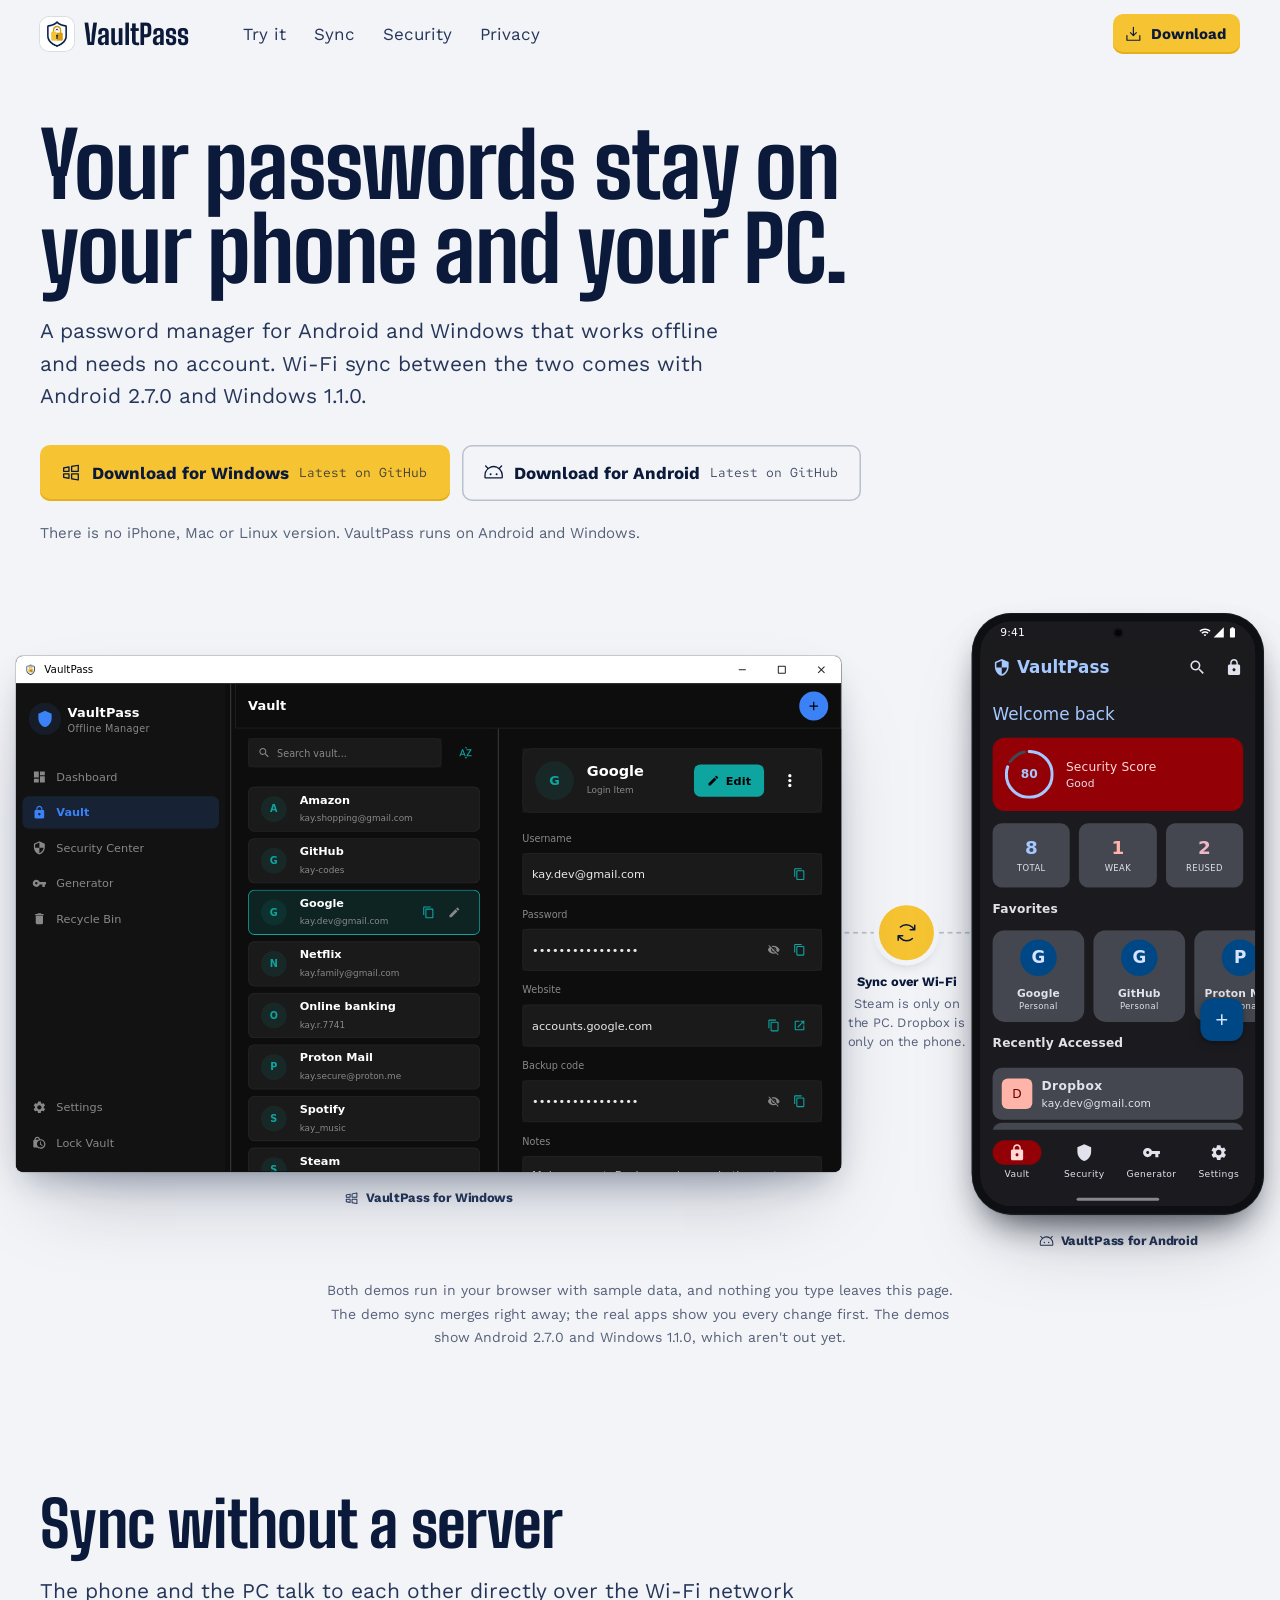
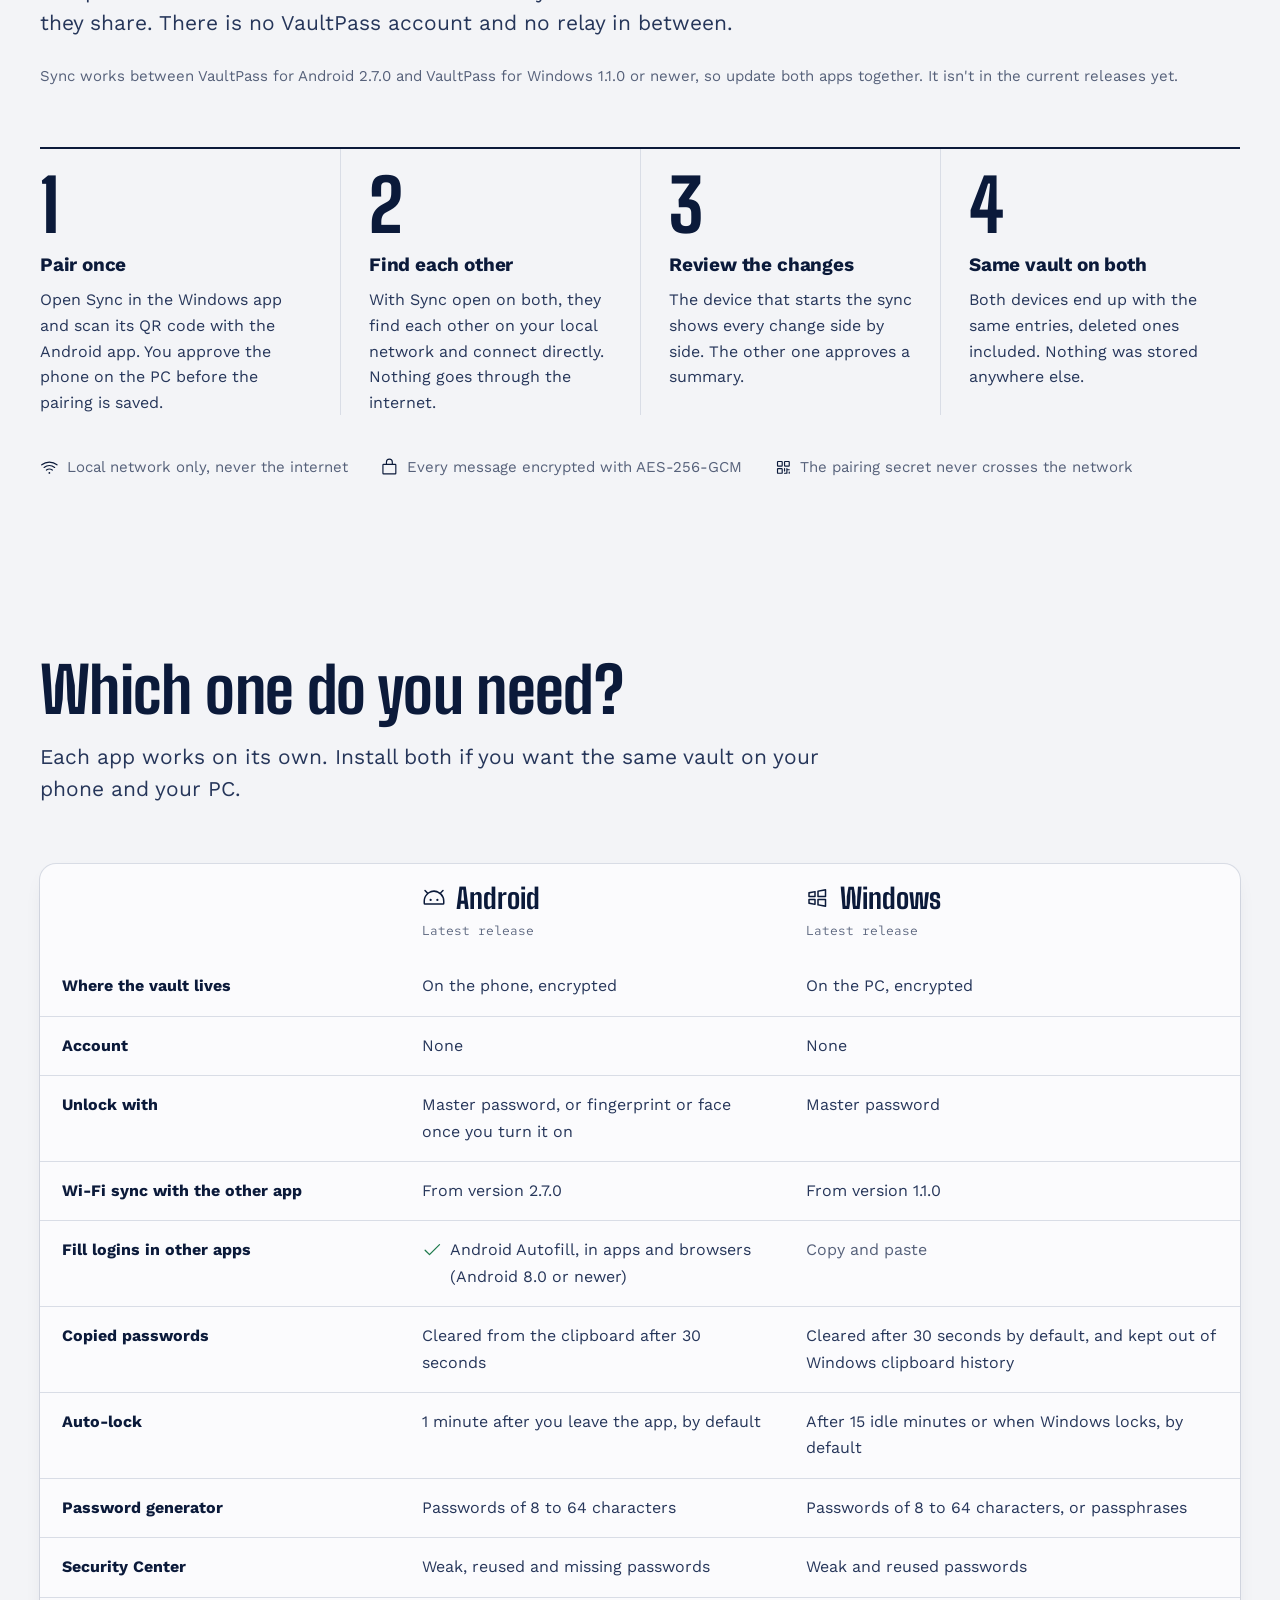
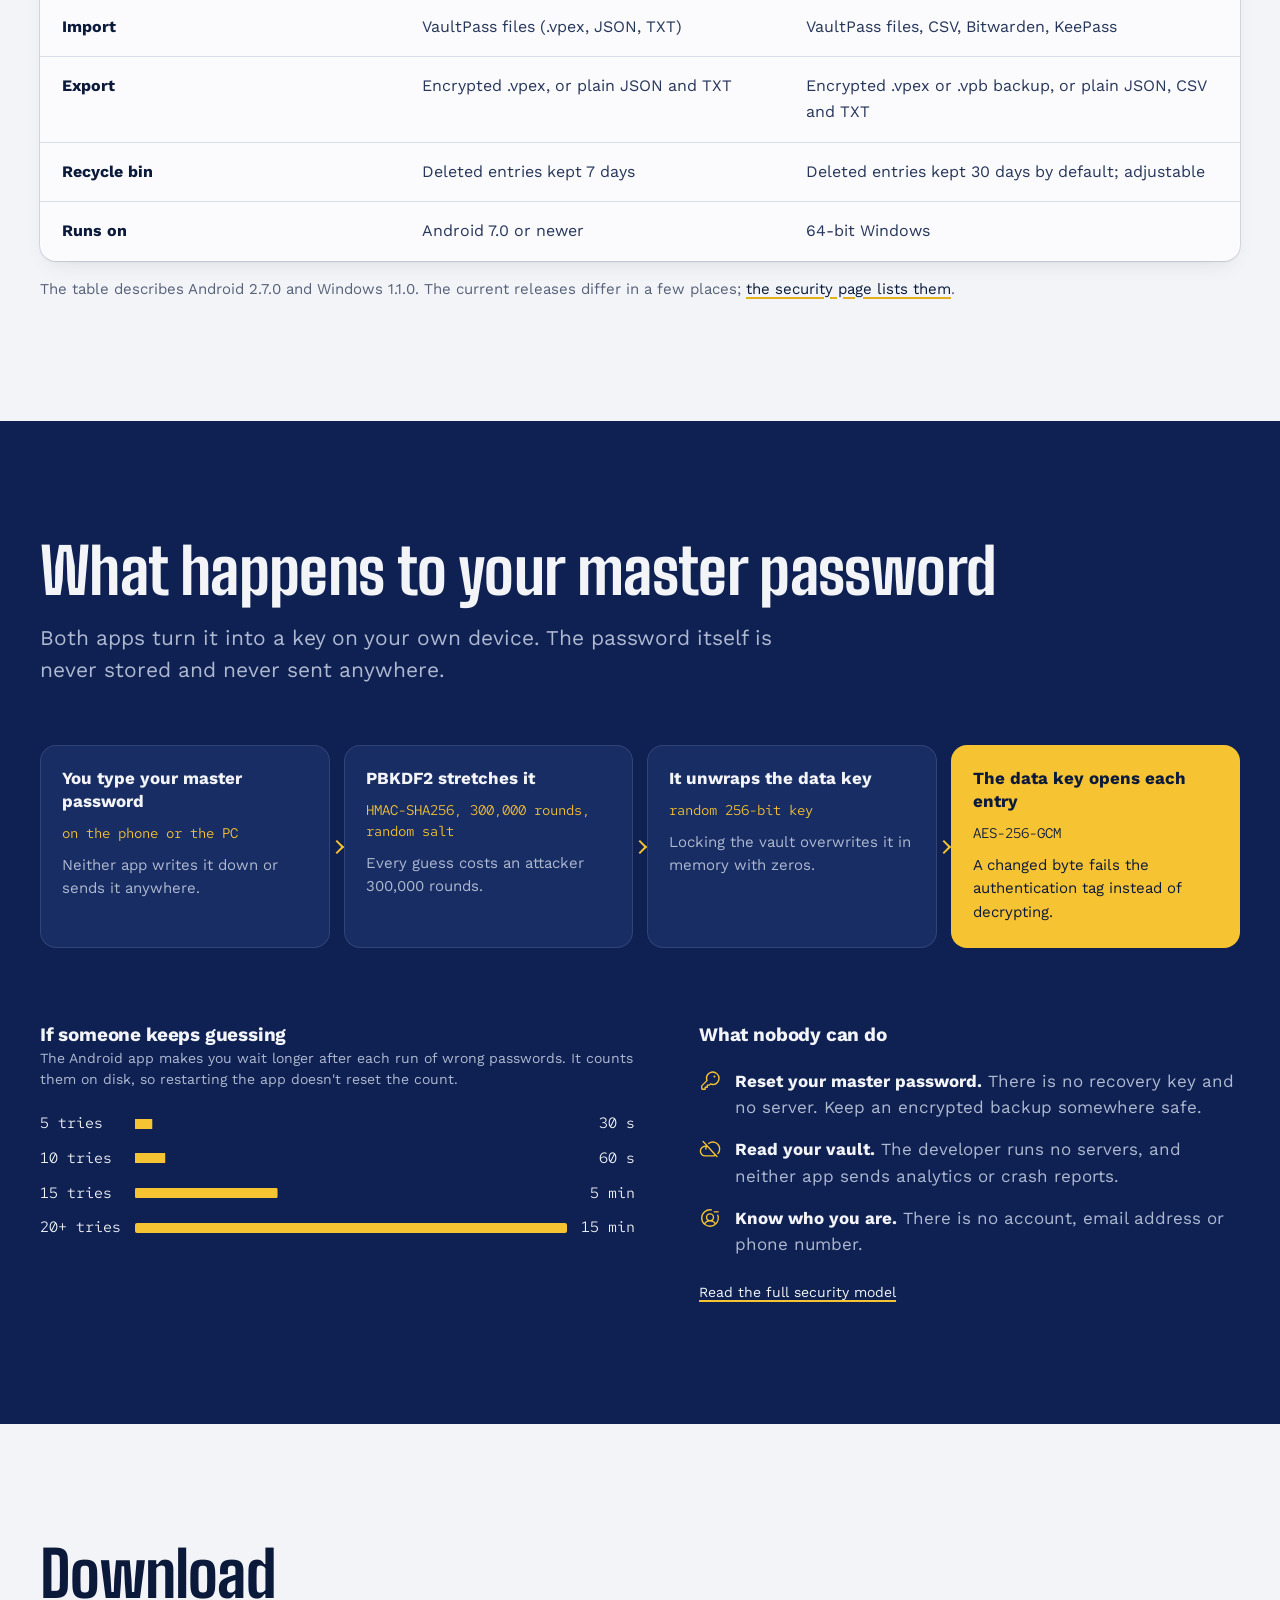
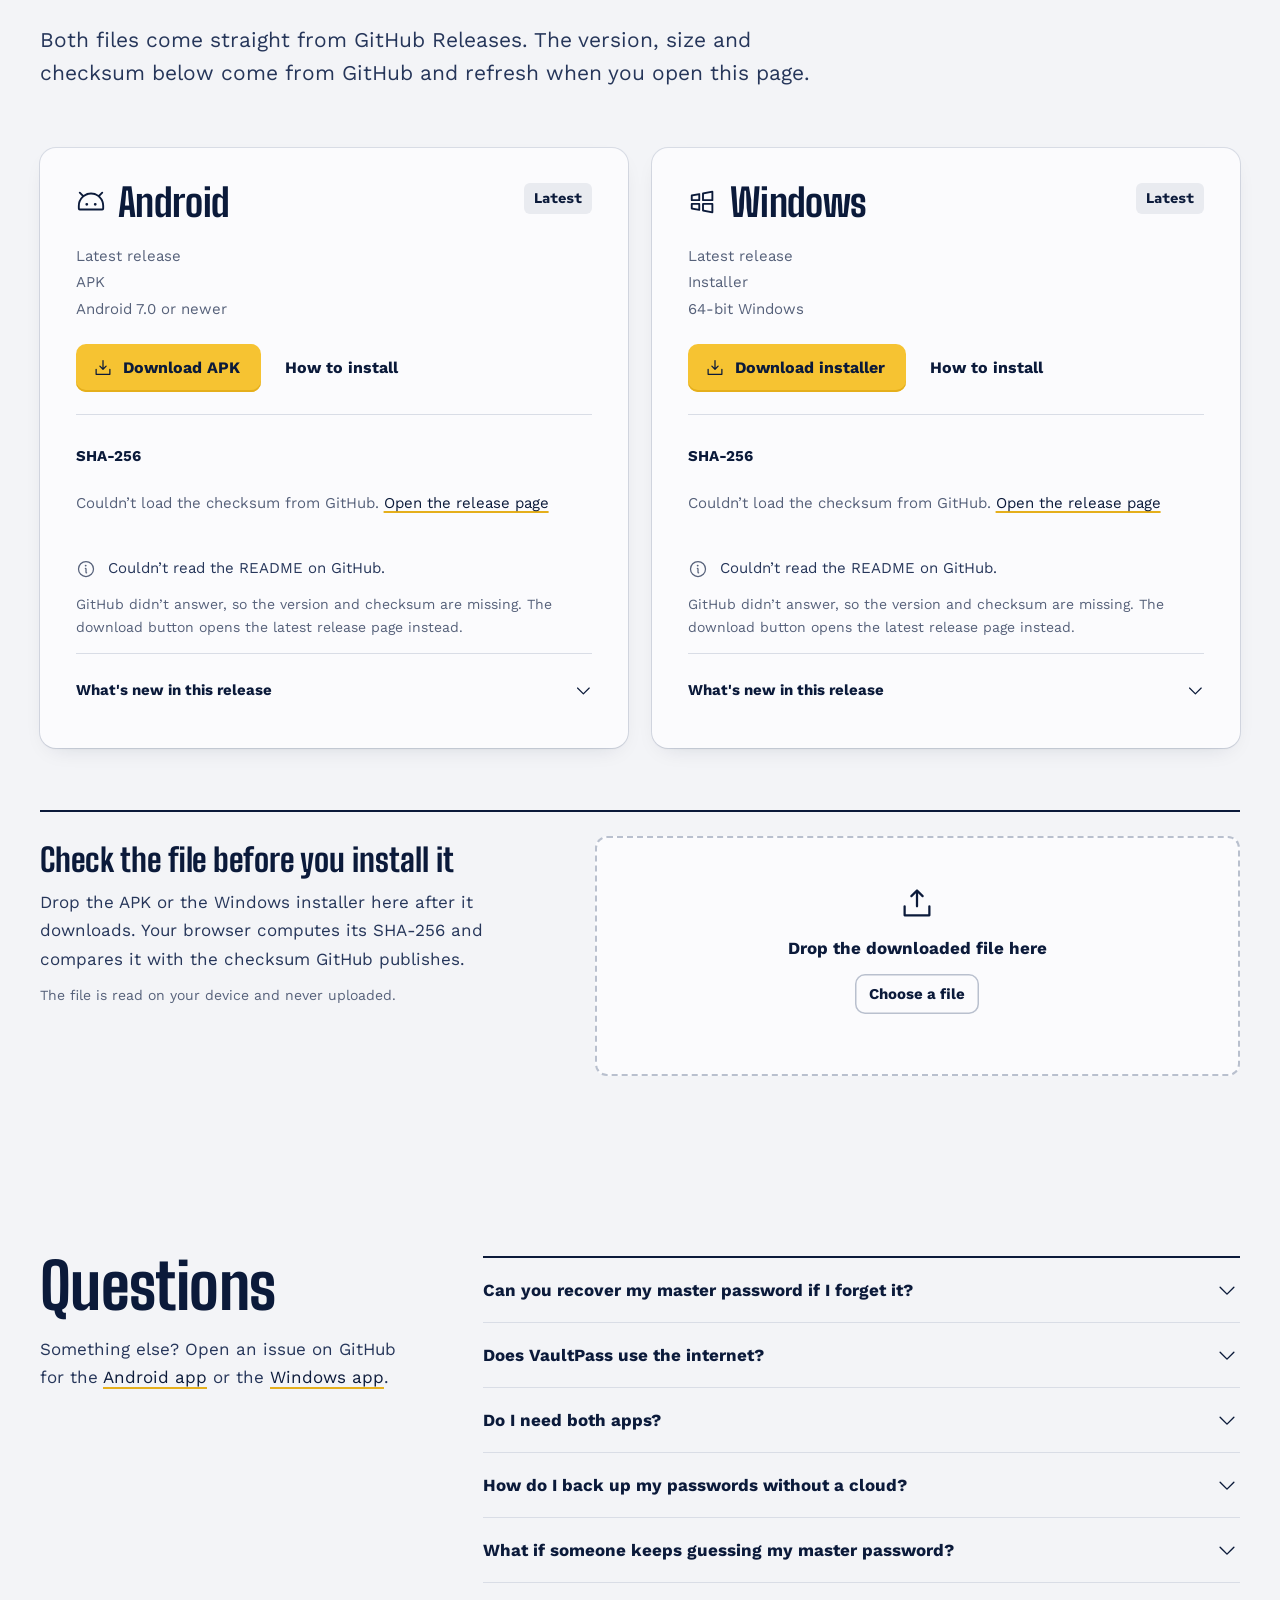
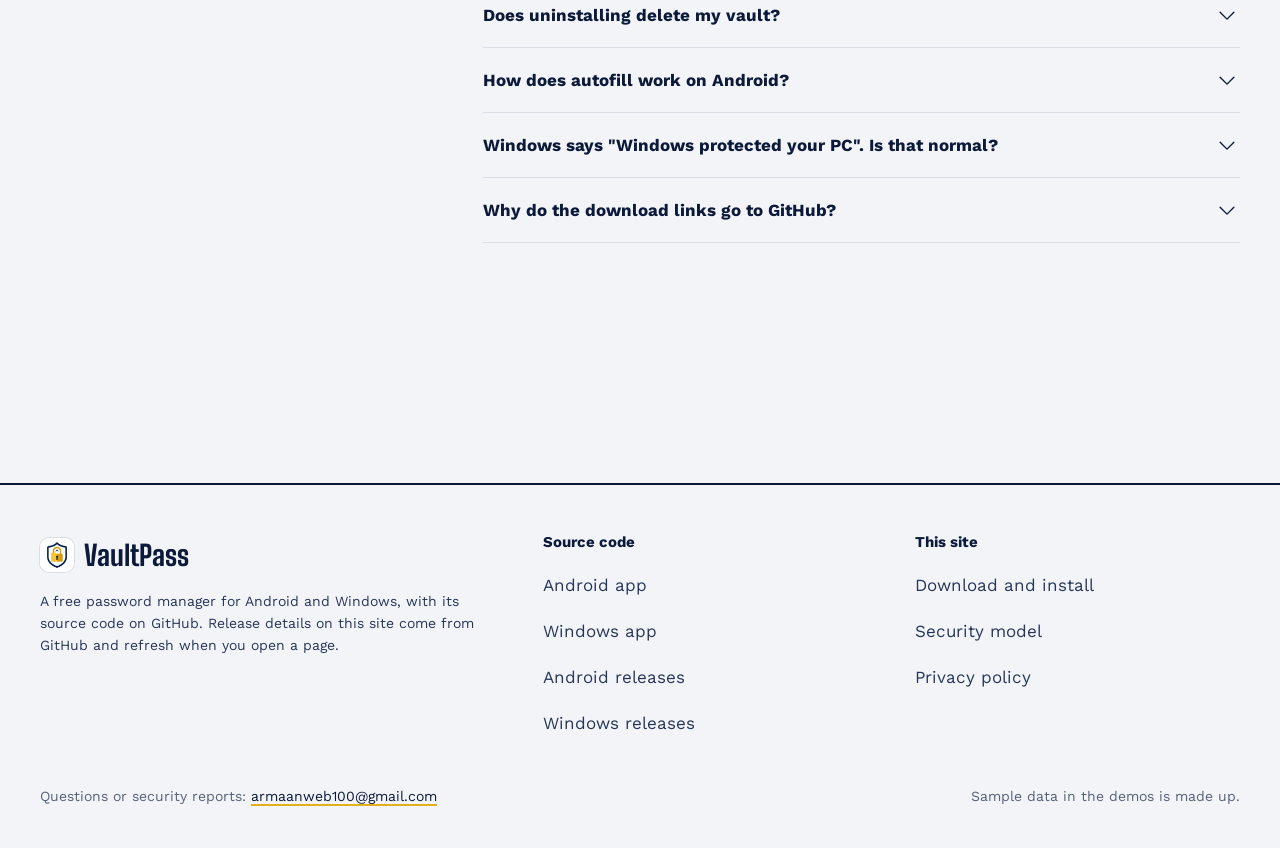
<file: website/index.html>
<!doctype html>
<html lang="en">
<head>
  <meta charset="utf-8">
  <meta name="viewport" content="width=device-width, initial-scale=1, viewport-fit=cover">
  <meta http-equiv="Content-Security-Policy" content="default-src 'self'; script-src 'self'; style-src 'self' 'unsafe-inline'; img-src 'self' data:; font-src 'self'; connect-src 'self' https://api.github.com https://raw.githubusercontent.com; worker-src 'self'; object-src 'none'; base-uri 'self'; form-action 'none'">
  <meta name="referrer" content="strict-origin-when-cross-origin">
  <title>VaultPass: offline password manager for Android and Windows</title>
  <meta name="description" content="A free password manager for Android and Windows, with its source code on GitHub. Your vault is encrypted on your own devices and there is no account.">
  <meta name="theme-color" content="#f3f4f7">
  <link rel="canonical" href="https://armaancode2.github.io/Vault-pass/website/">
  <link rel="icon" type="image/png" sizes="64x64" href="assets/icon-64.png">
  <link rel="apple-touch-icon" href="assets/apple-touch-icon.png">

  <meta property="og:type" content="website">
  <meta property="og:site_name" content="VaultPass">
  <meta property="og:url" content="https://armaancode2.github.io/Vault-pass/website/">
  <meta property="og:title" content="VaultPass: offline password manager for Android and Windows">
  <meta property="og:description" content="A free password manager for Android and Windows. Your vault is encrypted on your own devices and there is no account.">
  <meta property="og:image" content="https://armaancode2.github.io/Vault-pass/website/assets/icon-512.png">
  <meta name="twitter:card" content="summary">

  <link rel="preconnect" href="https://api.github.com" crossorigin>
  <link rel="preconnect" href="https://raw.githubusercontent.com" crossorigin>
  <link rel="preload" href="assets/fonts/BigShoulders-Bold.woff2" as="font" type="font/woff2" crossorigin>
  <link rel="preload" href="assets/fonts/WorkSans-Regular.woff2" as="font" type="font/woff2" crossorigin>
  <link rel="stylesheet" href="css/site.css">
  <script src="js/boot.js"></script>

  <script type="application/ld+json">
  {
    "@context": "https://schema.org",
    "@graph": [
      {
        "@type": "SoftwareApplication",
        "name": "VaultPass for Android",
        "operatingSystem": "Android 7.0 or newer",
        "applicationCategory": "SecurityApplication",
        "offers": { "@type": "Offer", "price": "0", "priceCurrency": "USD" },
        "downloadUrl": "https://github.com/ArmaanCode2/Vault-pass/releases/latest",
        "url": "https://armaancode2.github.io/Vault-pass/website/"
      },
      {
        "@type": "SoftwareApplication",
        "name": "VaultPass for Windows",
        "operatingSystem": "Windows",
        "applicationCategory": "SecurityApplication",
        "offers": { "@type": "Offer", "price": "0", "priceCurrency": "USD" },
        "downloadUrl": "https://github.com/ArmaanCode2/vault-pass-desktop/releases/latest",
        "url": "https://armaancode2.github.io/Vault-pass/website/"
      }
    ]
  }
  </script>
</head>
<body>
  <a class="skip-link" href="#main">Skip to content</a>

  <header class="site-head">
    <div class="wrap site-head__row">
      <a class="brand" href="./" aria-label="VaultPass home">
        <img src="assets/icon-128.webp" alt="" width="34" height="34">
        <span>VaultPass</span>
      </a>
      <nav class="site-nav" aria-label="Main">
        <a href="#demo">Try it</a>
        <a href="#sync">Sync</a>
        <a href="security.html">Security</a>
        <a href="privacy.html">Privacy</a>
      </nav>
      <div class="site-head__end">
        <a class="btn btn--gold btn--sm" href="download.html">
          <svg class="icon" aria-hidden="true"><use href="assets/icons.svg#download-simple"></use></svg>
          <span>Download</span>
        </a>
        <button class="icon-btn nav-toggle" type="button" aria-expanded="false" aria-controls="mobile-nav" aria-label="Open menu">
          <svg class="icon" aria-hidden="true"><use href="assets/icons.svg#list"></use></svg>
        </button>
      </div>
    </div>
    <nav class="mobile-nav" id="mobile-nav" aria-label="Main" hidden>
      <div class="wrap">
        <a href="#demo">Try it</a>
        <a href="#sync">Sync</a>
        <a href="security.html">Security</a>
        <a href="privacy.html">Privacy</a>
        <a href="download.html">Download</a>
      </div>
    </nav>
  </header>

  <main id="main" tabindex="-1">

    <!-- Hero: the claim, the download, and both apps running live -->
    <section class="hero" aria-labelledby="hero-title">
      <div class="wrap hero__copy">
        <h1 id="hero-title">Your passwords stay on your phone and your PC.</h1>
        <div class="lead-swap">
          <p class="lead" data-until-released="android:2.7.0 windows:1.1.0">A password manager for Android and Windows that works offline and needs no account. Wi-Fi sync between the two comes with Android 2.7.0 and Windows 1.1.0.</p>
          <p class="lead" data-when-released="android:2.7.0 windows:1.1.0" hidden>A password manager for Android and Windows that works offline, needs no account, and syncs over your own Wi-Fi.</p>
        </div>
        <div class="hero__actions" data-platform-actions>
          <a class="btn btn--gold btn--lg" data-dl="windows" href="https://github.com/ArmaanCode2/vault-pass-desktop/releases/latest">
            <svg class="icon" aria-hidden="true"><use href="assets/icons.svg#windows-logo"></use></svg>
            <span>Download for Windows</span>
            <span class="btn__meta" data-rel="windows:meta">Latest on GitHub</span>
          </a>
          <a class="btn btn--line btn--lg" data-dl="android" href="https://github.com/ArmaanCode2/Vault-pass/releases/latest">
            <svg class="icon" aria-hidden="true"><use href="assets/icons.svg#android-logo"></use></svg>
            <span>Download for Android</span>
            <span class="btn__meta" data-rel="android:meta">Latest on GitHub</span>
          </a>
        </div>
        <p class="hero__note" data-platform-note="ios mac linux">There is no iPhone, Mac or Linux version. VaultPass runs on Android and Windows.</p>
      </div>

      <div class="desk" id="demo" data-desk>
        <h2 class="sr-only">Try both apps</h2>
        <div class="desk__switch" role="group" aria-label="Choose an app to try">
          <button type="button" data-device-tab="desktop" aria-pressed="true">
            <svg class="icon" aria-hidden="true"><use href="assets/icons.svg#windows-logo"></use></svg>
            Windows app
          </button>
          <button type="button" data-device-tab="android" aria-pressed="false">
            <svg class="icon" aria-hidden="true"><use href="assets/icons.svg#android-logo"></use></svg>
            Android app
          </button>
        </div>

        <div class="desk__viewport">
          <div class="desk__floor">
            <figure class="device device--desktop" data-device="desktop">
              <div class="device__host" data-demo-host="desktop">
                <div class="demo-skeleton">
                  <p>Loading the Windows app demo.</p>
                </div>
              </div>
              <figcaption class="device__label">
                <svg class="icon" aria-hidden="true"><use href="assets/icons.svg#windows-logo"></use></svg>
                VaultPass for Windows
              </figcaption>
            </figure>

            <div class="link">
              <div class="link__node">
                <div class="link__wire" aria-hidden="true"></div>
                <button class="link__button" type="button" data-sync aria-describedby="sync-status">
                  <svg class="icon" aria-hidden="true"><use href="assets/icons.svg#arrows-clockwise"></use></svg>
                  <span class="sr-only" data-sync-label>Sync now</span>
                </button>
              </div>
              <div class="link__text">
                <p class="link__title">Sync over Wi-Fi</p>
                <p class="link__status" id="sync-status" data-sync-status aria-live="polite">Steam is only on the PC. Dropbox is only on the phone.</p>
              </div>
            </div>

            <figure class="device device--phone" data-device="android">
              <div class="device__host" data-demo-host="android">
                <div class="demo-skeleton demo-skeleton--phone">
                  <p>Loading the Android app demo.</p>
                </div>
              </div>
              <figcaption class="device__label">
                <svg class="icon" aria-hidden="true"><use href="assets/icons.svg#android-logo"></use></svg>
                VaultPass for Android
              </figcaption>
            </figure>
          </div>
          <p class="desk__stalled">The demos didn't load. Check your connection and reload the page.</p>
        </div>
        <noscript><p class="desk__nojs">The demos need JavaScript. <a href="download.html">Go to the downloads</a>.</p></noscript>

        <p class="demo-inert-note">This is a preview. Open the page on a computer to click through the Windows app.</p>

        <div class="desk__single-sync">
          <button class="btn btn--gold btn--sm" type="button" data-sync>
            <svg class="icon" aria-hidden="true"><use href="assets/icons.svg#arrows-clockwise"></use></svg>
            <span data-sync-label>Sync now</span>
          </button>
          <p class="link__status" data-sync-status aria-live="polite">Steam is only on the PC. Dropbox is only on the phone.</p>
        </div>

        <p class="desk__note">Both demos run in your browser with sample data, and nothing you type leaves this page. The demo sync merges right away; the real apps show you every change first.<span data-until-released="android:2.7.0 windows:1.1.0"> The demos show Android 2.7.0 and Windows 1.1.0, which aren't out yet.</span></p>
      </div>
      <script src="js/stage.js"></script>
    </section>

    <!-- How sync works -->
    <section class="section" id="sync" aria-labelledby="sync-title">
      <div class="wrap">
        <div class="section__head">
          <h2 id="sync-title">Sync without a server</h2>
          <p class="lead">The phone and the PC talk to each other directly over the Wi-Fi network they share. There is no VaultPass account and no relay in between.</p>
          <p class="version-note">Sync works between VaultPass for Android 2.7.0 and VaultPass for Windows 1.1.0 or newer, so update both apps together.<span data-until-released="android:2.7.0 windows:1.1.0"> It isn't in the current releases yet.</span></p>
        </div>
        <ol class="steps">
          <li>
            <h3>Pair once</h3>
            <p>Open Sync in the Windows app and scan its QR code with the Android app. You approve the phone on the PC before the pairing is saved.</p>
          </li>
          <li>
            <h3>Find each other</h3>
            <p>With Sync open on both, they find each other on your local network and connect directly. Nothing goes through the internet.</p>
          </li>
          <li>
            <h3>Review the changes</h3>
            <p>The device that starts the sync shows every change side by side. The other one approves a summary.</p>
          </li>
          <li>
            <h3>Same vault on both</h3>
            <p>Both devices end up with the same entries, deleted ones included. Nothing was stored anywhere else.</p>
          </li>
        </ol>
        <p class="sync-facts">
          <span><svg class="icon" aria-hidden="true"><use href="assets/icons.svg#wifi-high"></use></svg>Local network only, never the internet</span>
          <span><svg class="icon" aria-hidden="true"><use href="assets/icons.svg#lock-simple"></use></svg>Every message encrypted with AES-256-GCM</span>
          <span><svg class="icon" aria-hidden="true"><use href="assets/icons.svg#qr-code"></use></svg>The pairing secret never crosses the network</span>
        </p>
      </div>
    </section>

    <!-- Android vs Windows -->
    <section class="section section--tight-top" id="apps" aria-labelledby="apps-title">
      <div class="wrap">
        <div class="section__head">
          <h2 id="apps-title">Which one do you need?</h2>
          <p class="lead">Each app works on its own. Install both if you want the same vault on your phone and your PC.</p>
        </div>
        <div class="compare-wrap">
          <table class="compare">
            <thead>
              <tr>
                <th scope="col"><span class="sr-only">Feature</span></th>
                <th scope="col">
                  <span class="compare__platform"><svg class="icon" aria-hidden="true"><use href="assets/icons.svg#android-logo"></use></svg>Android</span>
                  <span class="compare__ver" data-rel="android:tag">Latest release</span>
                </th>
                <th scope="col">
                  <span class="compare__platform"><svg class="icon" aria-hidden="true"><use href="assets/icons.svg#windows-logo"></use></svg>Windows</span>
                  <span class="compare__ver" data-rel="windows:tag">Latest release</span>
                </th>
              </tr>
            </thead>
            <tbody data-compare>
              <tr>
                <th scope="row">Where the vault lives</th>
                <td data-label="Android">On the phone, encrypted</td>
                <td data-label="Windows">On the PC, encrypted</td>
              </tr>
              <tr>
                <th scope="row">Account</th>
                <td data-label="Android">None</td>
                <td data-label="Windows">None</td>
              </tr>
              <tr>
                <th scope="row">Unlock with</th>
                <td data-label="Android">Master password, or fingerprint or face once you turn it on</td>
                <td data-label="Windows">Master password</td>
              </tr>
              <tr>
                <th scope="row">Wi-Fi sync with the other app</th>
                <td data-label="Android">From version 2.7.0</td>
                <td data-label="Windows">From version 1.1.0</td>
              </tr>
              <tr>
                <th scope="row">Fill logins in other apps</th>
                <td data-label="Android"><span class="yes"><svg class="icon" aria-hidden="true"><use href="assets/icons.svg#check"></use></svg>Android Autofill, in apps and browsers (Android 8.0 or newer)</span></td>
                <td data-label="Windows"><span class="no">Copy and paste</span></td>
              </tr>
              <tr>
                <th scope="row">Copied passwords</th>
                <td data-label="Android">Cleared from the clipboard after 30 seconds</td>
                <td data-label="Windows">Cleared after 30 seconds by default, and kept out of Windows clipboard history</td>
              </tr>
              <tr>
                <th scope="row">Auto-lock</th>
                <td data-label="Android">1 minute after you leave the app, by default</td>
                <td data-label="Windows">After 15 idle minutes or when Windows locks, by default</td>
              </tr>
              <tr>
                <th scope="row">Password generator</th>
                <td data-label="Android">Passwords of 8 to 64 characters</td>
                <td data-label="Windows">Passwords of 8 to 64 characters, or passphrases</td>
              </tr>
              <tr>
                <th scope="row">Security Center</th>
                <td data-label="Android">Weak, reused and missing passwords</td>
                <td data-label="Windows">Weak and reused passwords</td>
              </tr>
              <tr>
                <th scope="row">Import</th>
                <td data-label="Android">VaultPass files (.vpex, JSON, TXT)</td>
                <td data-label="Windows">VaultPass files, CSV, Bitwarden, KeePass</td>
              </tr>
              <tr>
                <th scope="row">Export</th>
                <td data-label="Android">Encrypted .vpex, or plain JSON and TXT</td>
                <td data-label="Windows">Encrypted .vpex or .vpb backup, or plain JSON, CSV and TXT</td>
              </tr>
              <tr>
                <th scope="row">Recycle bin</th>
                <td data-label="Android">Deleted entries kept 7 days</td>
                <td data-label="Windows">Deleted entries kept 30 days by default; adjustable</td>
              </tr>
              <tr>
                <th scope="row">Runs on</th>
                <td data-label="Android">Android 7.0 or newer</td>
                <td data-label="Windows">64-bit Windows</td>
              </tr>
            </tbody>
          </table>
        </div>
        <p class="table-note" data-until-released="android:2.7.0 windows:1.1.0">The table describes Android 2.7.0 and Windows 1.1.0. The current releases differ in a few places; <a href="security.html#versions">the security page lists them</a>.</p>
      </div>
    </section>

    <!-- Security, the one navy block -->
    <section class="section vault" id="security" aria-labelledby="security-title">
      <div class="wrap">
        <div class="section__head">
          <h2 id="security-title">What happens to your master password</h2>
          <p class="lead">Both apps turn it into a key on your own device. The password itself is never stored and never sent anywhere.</p>
        </div>
        <ol class="keyflow">
          <li>
            <span class="keyflow__what">You type your master password</span>
            <span class="keyflow__how">on the phone or the PC</span>
            <span class="keyflow__why">Neither app writes it down or sends it anywhere.</span>
          </li>
          <li>
            <span class="keyflow__what">PBKDF2 stretches it</span>
            <span class="keyflow__how">HMAC-SHA256, 300,000 rounds, random salt</span>
            <span class="keyflow__why">Every guess costs an attacker 300,000 rounds.</span>
          </li>
          <li>
            <span class="keyflow__what">It unwraps the data key</span>
            <span class="keyflow__how">random 256-bit key</span>
            <span class="keyflow__why">Locking the vault overwrites it in memory with zeros.</span>
          </li>
          <li>
            <span class="keyflow__what">The data key opens each entry</span>
            <span class="keyflow__how">AES-256-GCM</span>
            <span class="keyflow__why">A changed byte fails the authentication tag instead of decrypting.</span>
          </li>
        </ol>

        <div class="vault__grid">
          <div>
            <h3>If someone keeps guessing</h3>
            <p class="small">The Android app makes you wait longer after each run of wrong passwords. It counts them on disk, so restarting the app doesn't reset the count.</p>
            <ul class="lockout">
              <li><span class="lockout__after">5 tries</span><span class="lockout__bar" style="transform: scaleX(0.04)" aria-hidden="true"></span><span class="lockout__wait">30 s</span></li>
              <li><span class="lockout__after">10 tries</span><span class="lockout__bar" style="transform: scaleX(0.07)" aria-hidden="true"></span><span class="lockout__wait">60 s</span></li>
              <li><span class="lockout__after">15 tries</span><span class="lockout__bar" style="transform: scaleX(0.33)" aria-hidden="true"></span><span class="lockout__wait">5 min</span></li>
              <li><span class="lockout__after">20+ tries</span><span class="lockout__bar" style="transform: scaleX(1)" aria-hidden="true"></span><span class="lockout__wait">15 min</span></li>
            </ul>
          </div>
          <div>
            <h3>What nobody can do</h3>
            <ul class="cannot">
              <li>
                <svg class="icon" aria-hidden="true"><use href="assets/icons.svg#key"></use></svg>
                <p><strong>Reset your master password.</strong> There is no recovery key and no server. Keep an encrypted backup somewhere safe.</p>
              </li>
              <li>
                <svg class="icon" aria-hidden="true"><use href="assets/icons.svg#cloud-slash"></use></svg>
                <p><strong>Read your vault.</strong> The developer runs no servers, and neither app sends analytics or crash reports.</p>
              </li>
              <li>
                <svg class="icon" aria-hidden="true"><use href="assets/icons.svg#user-circle-minus"></use></svg>
                <p><strong>Know who you are.</strong> There is no account, email address or phone number.</p>
              </li>
            </ul>
            <p class="small" style="margin-top: 24px"><a href="security.html">Read the full security model</a></p>
          </div>
        </div>
      </div>
    </section>

    <!-- Downloads, live from GitHub -->
    <section class="section" id="download" aria-labelledby="download-title">
      <div class="wrap">
        <div class="section__head">
          <h2 id="download-title">Download</h2>
          <p class="lead">Both files come straight from GitHub Releases. The version, size and checksum below come from GitHub and refresh when you open this page.</p>
        </div>

        <div class="releases">
          <article class="release" aria-labelledby="rel-android">
            <div class="release__head">
              <h3 class="release__name" id="rel-android">
                <svg class="icon" aria-hidden="true"><use href="assets/icons.svg#android-logo"></use></svg>
                Android
              </h3>
              <span class="release__tag" data-rel="android:tag">Latest</span>
            </div>
            <dl class="release__facts">
              <dt>Released</dt><dd><time data-rel="android:date">Latest release</time></dd>
              <dt>File</dt><dd>APK <span data-rel="android:size"></span></dd>
              <dt>Requires</dt><dd>Android 7.0 or newer</dd>
            </dl>
            <div class="release__actions">
              <a class="btn btn--gold" data-dl="android" href="https://github.com/ArmaanCode2/Vault-pass/releases/latest">
                <svg class="icon" aria-hidden="true"><use href="assets/icons.svg#download-simple"></use></svg>
                Download APK
              </a>
              <a class="btn btn--quiet" href="download.html#android">How to install</a>
            </div>
            <div class="release__verify">
              <div class="release__label">
                <span>SHA-256</span>
                <button class="btn btn--quiet btn--sm copy-btn" type="button" data-copy-hash="android" data-copy="" hidden>
                  <svg class="icon" aria-hidden="true"><use href="assets/icons.svg#copy"></use></svg>
                  <span data-copy-label>Copy</span>
                </button>
              </div>
              <div data-hash="android"><p class="hash hash--pending" aria-hidden="true"><span>········</span><span>········</span><span>········</span><span>········</span><span>········</span><span>········</span><span>········</span><span>········</span></p><p class="sr-only">Loading the checksum from GitHub.</p></div>
              <div class="vt" data-vt="android" data-state="none">
                <svg class="icon" aria-hidden="true"><use href="assets/icons.svg#info"></use></svg>
                <p>Checking the README for a VirusTotal report.</p>
                <p class="vt__links" aria-hidden="true">&nbsp;</p>
              </div>
              <p class="status-line" data-rel-state="android" hidden></p>
              <details class="notes" data-notes="android">
                <summary>What's new in this release <svg class="icon" aria-hidden="true"><use href="assets/icons.svg#caret-down"></use></svg></summary>
                <div class="notes__body md"><p>Loading from GitHub.</p></div>
              </details>
            </div>
          </article>

          <article class="release" aria-labelledby="rel-windows">
            <div class="release__head">
              <h3 class="release__name" id="rel-windows">
                <svg class="icon" aria-hidden="true"><use href="assets/icons.svg#windows-logo"></use></svg>
                Windows
              </h3>
              <span class="release__tag" data-rel="windows:tag">Latest</span>
            </div>
            <dl class="release__facts">
              <dt>Released</dt><dd><time data-rel="windows:date">Latest release</time></dd>
              <dt>File</dt><dd>Installer <span data-rel="windows:size"></span></dd>
              <dt>Requires</dt><dd>64-bit Windows</dd>
            </dl>
            <div class="release__actions">
              <a class="btn btn--gold" data-dl="windows" href="https://github.com/ArmaanCode2/vault-pass-desktop/releases/latest">
                <svg class="icon" aria-hidden="true"><use href="assets/icons.svg#download-simple"></use></svg>
                Download installer
              </a>
              <a class="btn btn--quiet" href="download.html#windows">How to install</a>
            </div>
            <div class="release__verify">
              <div class="release__label">
                <span>SHA-256</span>
                <button class="btn btn--quiet btn--sm copy-btn" type="button" data-copy-hash="windows" data-copy="" hidden>
                  <svg class="icon" aria-hidden="true"><use href="assets/icons.svg#copy"></use></svg>
                  <span data-copy-label>Copy</span>
                </button>
              </div>
              <div data-hash="windows"><p class="hash hash--pending" aria-hidden="true"><span>········</span><span>········</span><span>········</span><span>········</span><span>········</span><span>········</span><span>········</span><span>········</span></p><p class="sr-only">Loading the checksum from GitHub.</p></div>
              <div class="vt" data-vt="windows" data-state="none">
                <svg class="icon" aria-hidden="true"><use href="assets/icons.svg#info"></use></svg>
                <p>Checking the README for a VirusTotal report.</p>
                <p class="vt__links" aria-hidden="true">&nbsp;</p>
              </div>
              <p class="status-line" data-rel-state="windows" hidden></p>
              <details class="notes" data-notes="windows">
                <summary>What's new in this release <svg class="icon" aria-hidden="true"><use href="assets/icons.svg#caret-down"></use></svg></summary>
                <div class="notes__body md"><p>Loading from GitHub.</p></div>
              </details>
            </div>
          </article>
        </div>

        <div class="checker">
          <div class="checker__intro">
            <h3 id="checker-title">Check the file before you install it</h3>
            <p>Drop the APK or the Windows installer here after it downloads. Your browser computes its SHA-256 and compares it with the checksum GitHub publishes.</p>
            <p class="small muted">The file is read on your device and never uploaded.</p>
          </div>
          <div class="drop" data-checker>
            <svg class="icon" aria-hidden="true"><use href="assets/icons.svg#upload-simple"></use></svg>
            <p class="drop__title">Drop the downloaded file here</p>
            <input id="checker-file" type="file" accept=".apk,.exe,.msi,application/vnd.android.package-archive" aria-describedby="checker-title">
            <label class="btn btn--line btn--sm" for="checker-file">Choose a file</label>
            <div class="drop__result" data-checker-result role="status" aria-live="polite"></div>
          </div>
        </div>
      </div>
    </section>

    <!-- Questions -->
    <section class="section section--tight-top" id="faq" aria-labelledby="faq-title">
      <div class="wrap faq">
        <div class="faq__aside">
          <h2 id="faq-title">Questions</h2>
          <p>Something else? Open an issue on GitHub for the <a href="https://github.com/ArmaanCode2/Vault-pass/issues" target="_blank" rel="noopener noreferrer">Android app<span class="sr-only"> (opens in a new tab)</span></a> or the <a href="https://github.com/ArmaanCode2/vault-pass-desktop/issues" target="_blank" rel="noopener noreferrer">Windows app<span class="sr-only"> (opens in a new tab)</span></a>.</p>
        </div>
        <div class="faq__list">
          <details class="qa">
            <summary>Can you recover my master password if I forget it? <svg class="icon" aria-hidden="true"><use href="assets/icons.svg#caret-down"></use></svg></summary>
            <div class="qa__a">
              <p>No. There is no server and no recovery key. Your vault is encrypted with a key derived from your master password, so nobody, including the developer, can reset a forgotten one. Keep an encrypted backup and a written copy of the password somewhere safe.</p>
            </div>
          </details>
          <details class="qa">
            <summary>Does VaultPass use the internet? <svg class="icon" aria-hidden="true"><use href="assets/icons.svg#caret-down"></use></svg></summary>
            <div class="qa__a">
              <p>Your vault is never sent to the internet or to a cloud service.</p>
              <p>From Android 2.7.0 and Windows 1.1.0, each app has two optional network features: sync between the phone and the PC, directly over your local network after you pair them with a QR code, and an update check that asks GitHub for the latest version. The update check is off until you turn it on and sends nothing from your vault.</p>
              <p>Earlier versions differ. Android 2.6.x has no network access at all. Windows 1.0.1 checks GitHub for a new version each time it opens; you can turn that off in Settings, under About.</p>
            </div>
          </details>
          <details class="qa">
            <summary>Do I need both apps? <svg class="icon" aria-hidden="true"><use href="assets/icons.svg#caret-down"></use></svg></summary>
            <div class="qa__a">
              <p>No. Each app is a complete password manager on its own. Install both if you want the same vault on your phone and your PC; from Android 2.7.0 and Windows 1.1.0 they keep each other up to date when you sync.</p>
            </div>
          </details>
          <details class="qa">
            <summary>How do I back up my passwords without a cloud? <svg class="icon" aria-hidden="true"><use href="assets/icons.svg#caret-down"></use></svg></summary>
            <div class="qa__a">
              <p>Export an encrypted backup and keep it on a USB drive or another computer. Both apps write <code>.vpex</code> files, encrypted with AES-256-GCM under a password you choose, and a <code>.vpex</code> from one app opens in the other when both are up to date. The Windows app can also save a <code>.vpb</code> backup of the whole vault.</p>
              <p>Plain JSON, TXT and CSV exports exist too, but anyone who gets the file can read them.</p>
            </div>
          </details>
          <details class="qa">
            <summary>What if someone keeps guessing my master password? <svg class="icon" aria-hidden="true"><use href="assets/icons.svg#caret-down"></use></svg></summary>
            <div class="qa__a">
              <p>On Android, input locks for 30 seconds after 5 wrong passwords, 60 seconds after 10, 5 minutes after 15, and 15 minutes after 20 or more. The count is kept on disk, so restarting the app doesn't reset it.</p>
              <p>The Windows app doesn't limit attempts yet. There, what slows a guesser down is the 300,000 rounds of PBKDF2 behind every attempt, so pick a long master password.</p>
            </div>
          </details>
          <details class="qa">
            <summary>Does uninstalling delete my vault? <svg class="icon" aria-hidden="true"><use href="assets/icons.svg#caret-down"></use></svg></summary>
            <div class="qa__a">
              <p>On Android, yes: uninstalling removes the app's data, vault included. Export an encrypted backup first.</p>
              <p>On Windows, from version 1.1.0, no: the uninstaller leaves the <code>data</code> folder in place so a reinstall finds your vault again. Delete that folder yourself to remove everything.</p>
            </div>
          </details>
          <details class="qa">
            <summary>How does autofill work on Android? <svg class="icon" aria-hidden="true"><use href="assets/icons.svg#caret-down"></use></svg></summary>
            <div class="qa__a">
              <p>VaultPass registers as an Android Autofill service (Android 8.0 or newer). When an app or website shows a login form, it finds the username and password fields and suggests matching entries.</p>
              <p>From version 2.7.0, an entry matches a website only when the page comes from a browser VaultPass recognises and is on the entry's domain, and apps only get entries you linked to them once with "Search VaultPass". Version 2.6.x also suggests entries whose title resembles the app's name, so check a suggestion before you tap it.</p>
            </div>
          </details>
          <details class="qa">
            <summary>Windows says "Windows protected your PC". Is that normal? <svg class="icon" aria-hidden="true"><use href="assets/icons.svg#caret-down"></use></svg></summary>
            <div class="qa__a">
              <p>Yes. The installer isn't signed with a Microsoft code-signing certificate, so SmartScreen warns the first time you run it. Check the file's SHA-256 first (the file checker above does it for you), then choose More info and Run anyway.</p>
            </div>
          </details>
          <details class="qa">
            <summary>Why do the download links go to GitHub? <svg class="icon" aria-hidden="true"><use href="assets/icons.svg#caret-down"></use></svg></summary>
            <div class="qa__a">
              <p>Every release is published on GitHub, and GitHub publishes a SHA-256 checksum for each file. That checksum is what this page shows and what the file checker above compares against.</p>
            </div>
          </details>
        </div>
      </div>
    </section>

  </main>

  <footer class="site-foot">
    <div class="wrap">
      <div class="site-foot__grid">
        <div class="site-foot__about">
          <a class="brand" href="./" aria-label="VaultPass home">
            <img src="assets/icon-128.webp" alt="" width="34" height="34" loading="lazy">
            <span>VaultPass</span>
          </a>
          <p class="small">A free password manager for Android and Windows, with its source code on GitHub. Release details on this site come from GitHub and refresh when you open a page.</p>
        </div>
        <div>
          <p class="site-foot__title">Source code</p>
          <ul>
            <li><a href="https://github.com/ArmaanCode2/Vault-pass" target="_blank" rel="noopener noreferrer">Android app<span class="sr-only"> (opens in a new tab)</span></a></li>
            <li><a href="https://github.com/ArmaanCode2/vault-pass-desktop" target="_blank" rel="noopener noreferrer">Windows app<span class="sr-only"> (opens in a new tab)</span></a></li>
            <li><a href="https://github.com/ArmaanCode2/Vault-pass/releases" target="_blank" rel="noopener noreferrer">Android releases<span class="sr-only"> (opens in a new tab)</span></a></li>
            <li><a href="https://github.com/ArmaanCode2/vault-pass-desktop/releases" target="_blank" rel="noopener noreferrer">Windows releases<span class="sr-only"> (opens in a new tab)</span></a></li>
          </ul>
        </div>
        <div>
          <p class="site-foot__title">This site</p>
          <ul>
            <li><a href="download.html">Download and install</a></li>
            <li><a href="security.html">Security model</a></li>
            <li><a href="privacy.html">Privacy policy</a></li>
            <li><a data-vt-link="android" href="#download" hidden target="_blank" rel="noopener noreferrer">VirusTotal report (Android)<span class="sr-only"> (opens in a new tab)</span></a></li>
          </ul>
        </div>
      </div>
      <div class="site-foot__base">
        <p>Questions or security reports: <a href="mailto:armaanweb100@gmail.com">armaanweb100@gmail.com</a></p>
        <p>Sample data in the demos is made up.</p>
      </div>
    </div>
  </footer>

  <script src="js/github.js" defer></script>
  <script src="js/md.js" defer></script>
  <script src="js/site.js" defer></script>
  <script src="js/verify.js" defer></script>
  <script src="js/demo-data.js" defer></script>
</body>
</html>
</file>
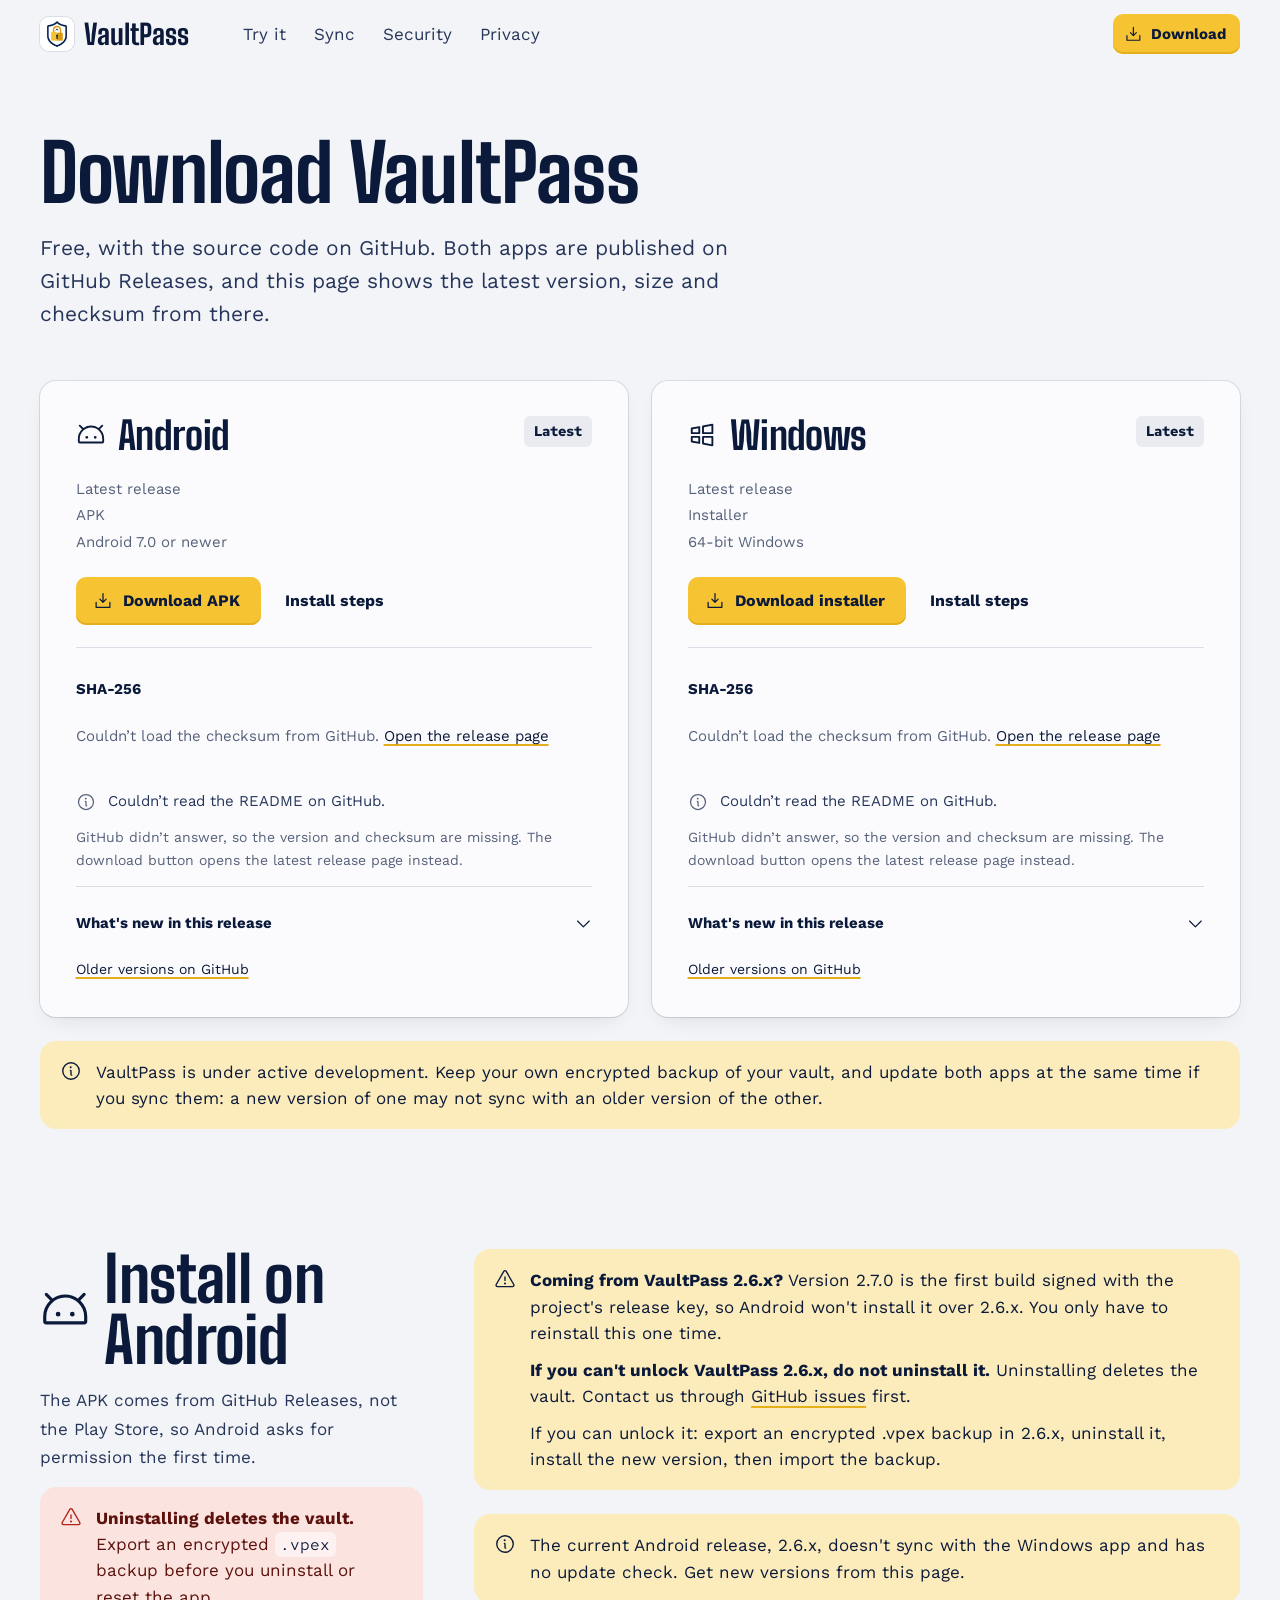
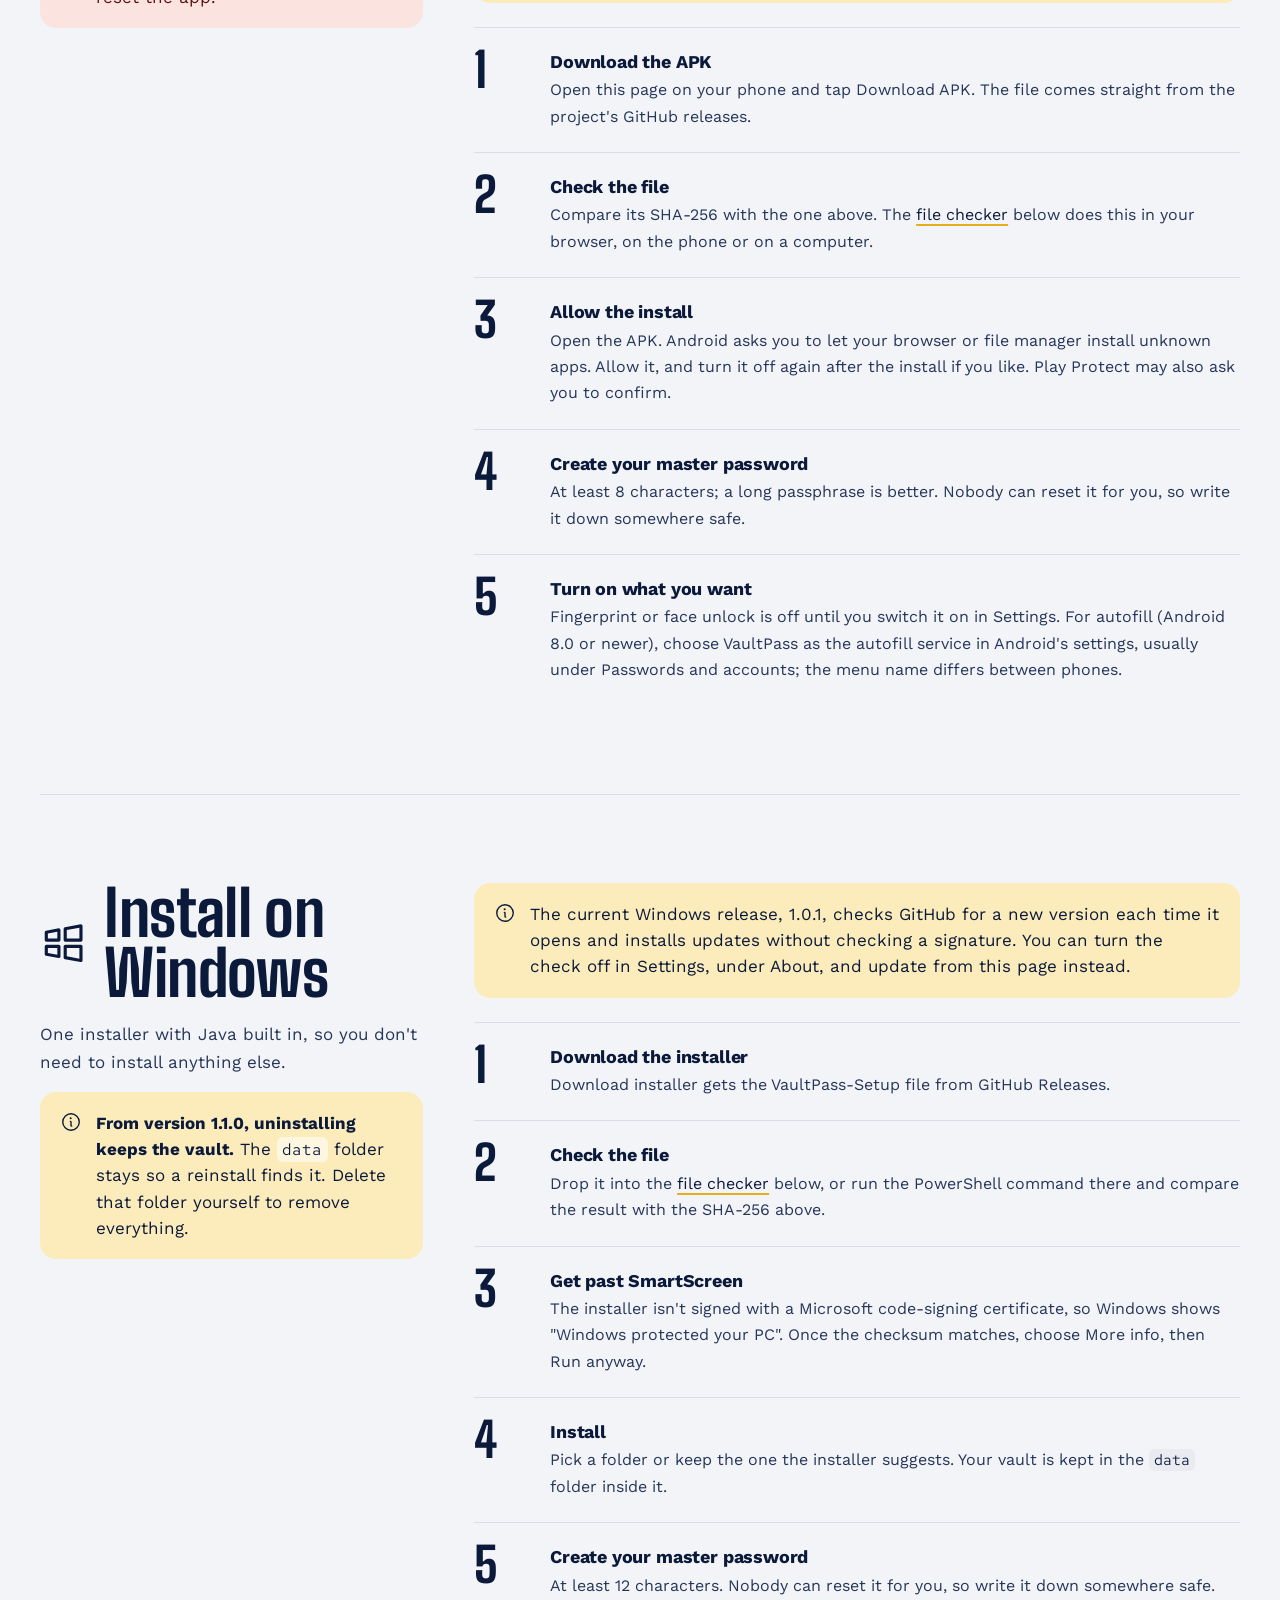
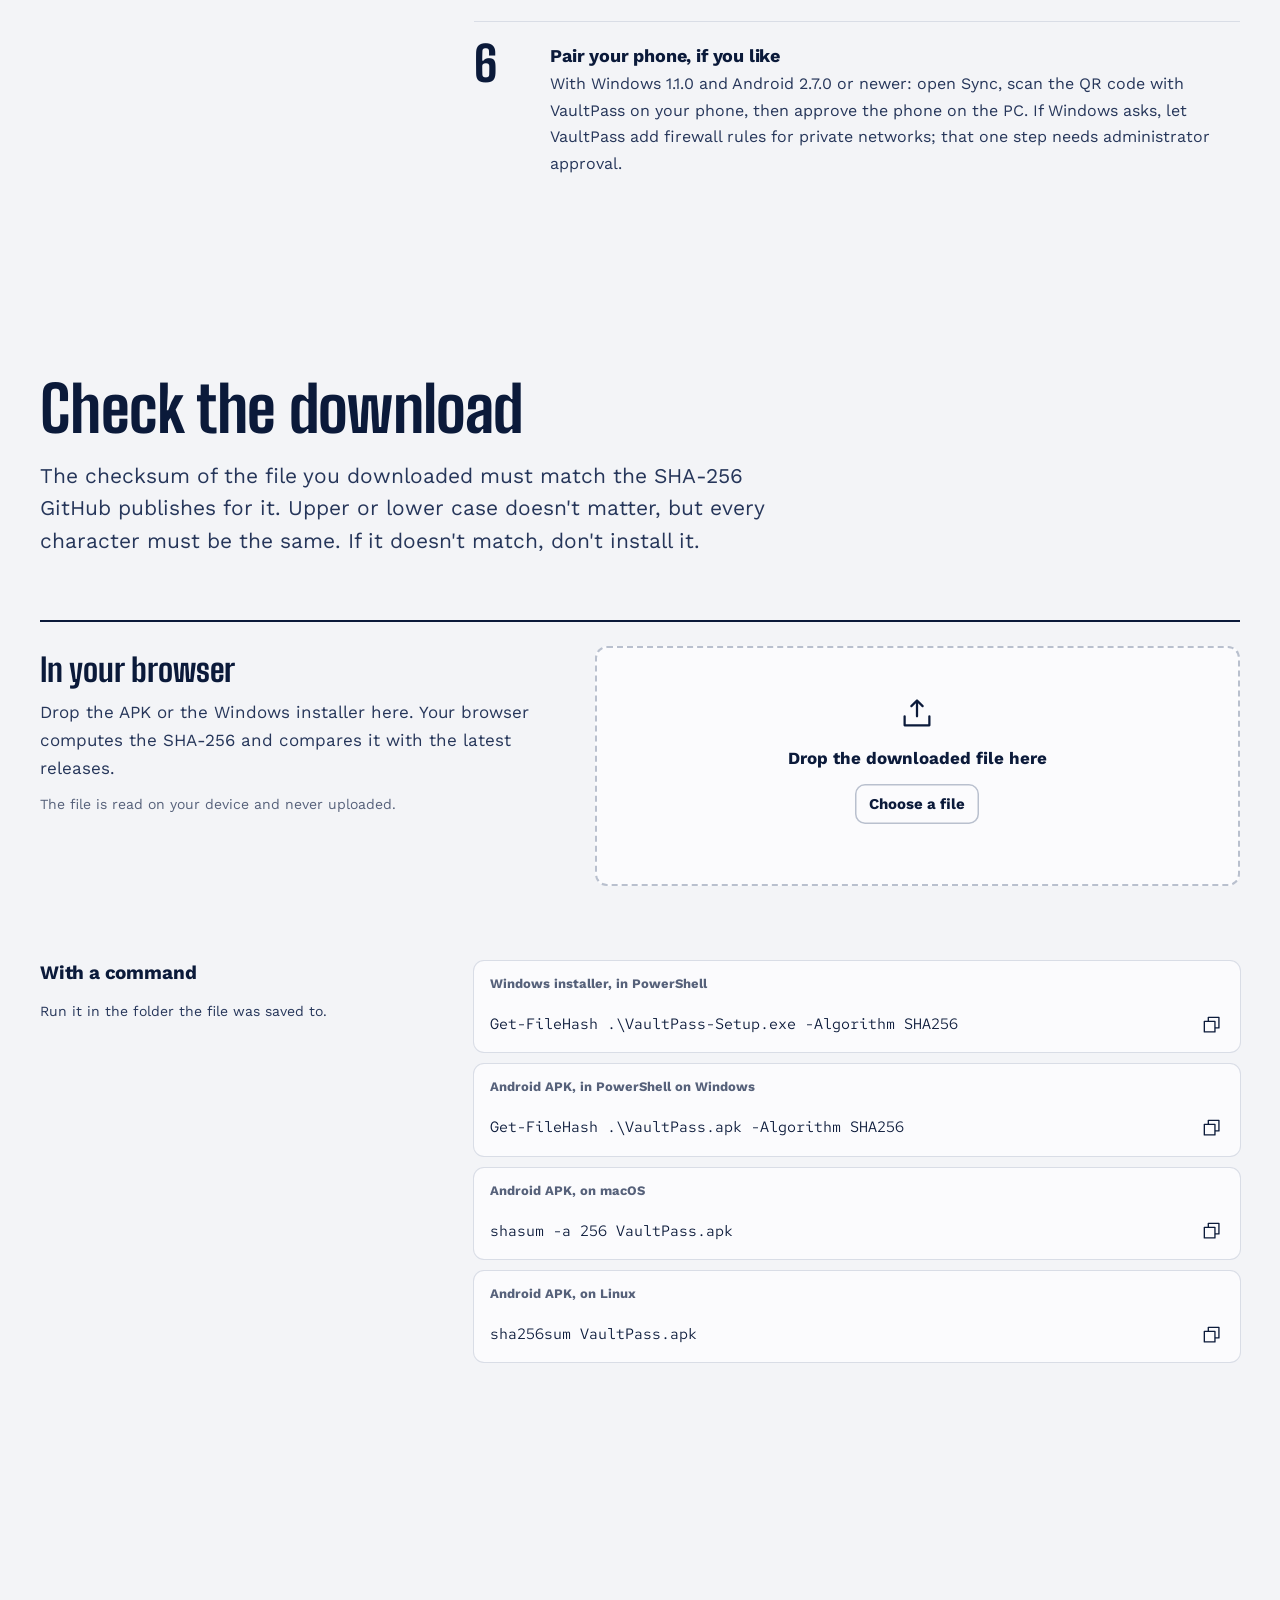
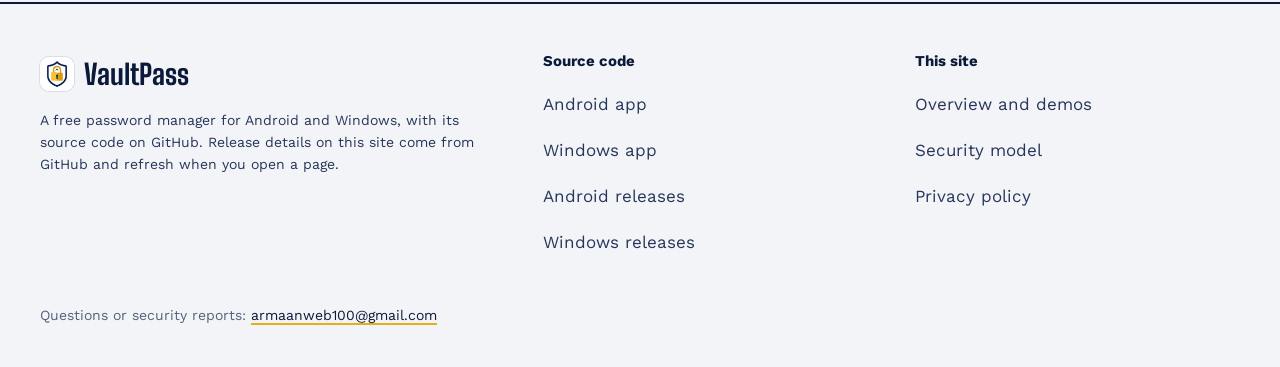
<file: website/download.html>
<!doctype html>
<html lang="en">
<head>
  <meta charset="utf-8">
  <meta name="viewport" content="width=device-width, initial-scale=1, viewport-fit=cover">
  <meta http-equiv="Content-Security-Policy" content="default-src 'self'; script-src 'self'; style-src 'self' 'unsafe-inline'; img-src 'self' data:; font-src 'self'; connect-src 'self' https://api.github.com https://raw.githubusercontent.com; worker-src 'self'; object-src 'none'; base-uri 'self'; form-action 'none'">
  <meta name="referrer" content="strict-origin-when-cross-origin">
  <title>Download VaultPass for Android and Windows</title>
  <meta name="description" content="Download the latest VaultPass APK for Android or installer for Windows from GitHub Releases, check its SHA-256 and VirusTotal report, and install it step by step.">
  <meta name="theme-color" content="#f3f4f7">
  <link rel="canonical" href="https://armaancode2.github.io/Vault-pass/website/download.html">
  <link rel="icon" type="image/png" sizes="64x64" href="assets/icon-64.png">
  <link rel="apple-touch-icon" href="assets/apple-touch-icon.png">

  <meta property="og:type" content="website">
  <meta property="og:site_name" content="VaultPass">
  <meta property="og:url" content="https://armaancode2.github.io/Vault-pass/website/download.html">
  <meta property="og:title" content="Download VaultPass for Android and Windows">
  <meta property="og:description" content="The latest APK and Windows installer, straight from GitHub Releases, with checksums and install steps.">
  <meta property="og:image" content="https://armaancode2.github.io/Vault-pass/website/assets/icon-512.png">
  <meta name="twitter:card" content="summary">

  <link rel="preconnect" href="https://api.github.com" crossorigin>
  <link rel="preconnect" href="https://raw.githubusercontent.com" crossorigin>
  <link rel="preload" href="assets/fonts/BigShoulders-Bold.woff2" as="font" type="font/woff2" crossorigin>
  <link rel="preload" href="assets/fonts/WorkSans-Regular.woff2" as="font" type="font/woff2" crossorigin>
  <link rel="stylesheet" href="css/site.css">
  <script src="js/boot.js"></script>
</head>
<body>
  <a class="skip-link" href="#main">Skip to content</a>

  <header class="site-head">
    <div class="wrap site-head__row">
      <a class="brand" href="./" aria-label="VaultPass home">
        <img src="assets/icon-128.webp" alt="" width="34" height="34">
        <span>VaultPass</span>
      </a>
      <nav class="site-nav" aria-label="Main">
        <a href="./#demo">Try it</a>
        <a href="./#sync">Sync</a>
        <a href="security.html">Security</a>
        <a href="privacy.html">Privacy</a>
      </nav>
      <div class="site-head__end">
        <a class="btn btn--gold btn--sm" href="download.html" aria-current="page">
          <svg class="icon" aria-hidden="true"><use href="assets/icons.svg#download-simple"></use></svg>
          <span>Download</span>
        </a>
        <button class="icon-btn nav-toggle" type="button" aria-expanded="false" aria-controls="mobile-nav" aria-label="Open menu">
          <svg class="icon" aria-hidden="true"><use href="assets/icons.svg#list"></use></svg>
        </button>
      </div>
    </div>
    <nav class="mobile-nav" id="mobile-nav" aria-label="Main" hidden>
      <div class="wrap">
        <a href="./#demo">Try it</a>
        <a href="./#sync">Sync</a>
        <a href="security.html">Security</a>
        <a href="privacy.html">Privacy</a>
        <a href="download.html" aria-current="page">Download</a>
      </div>
    </nav>
  </header>

  <main id="main" tabindex="-1">
    <section class="page-head" aria-labelledby="page-title">
      <div class="wrap">
        <h1 id="page-title">Download VaultPass</h1>
        <p class="lead">Free, with the source code on GitHub. Both apps are published on GitHub Releases, and this page shows the latest version, size and checksum from there.</p>
      </div>
    </section>

    <section aria-label="Latest releases">
      <div class="wrap">
        <div class="releases">
          <article class="release" aria-labelledby="rel-android">
            <div class="release__head">
              <h2 class="release__name" id="rel-android">
                <svg class="icon" aria-hidden="true"><use href="assets/icons.svg#android-logo"></use></svg>
                Android
              </h2>
              <span class="release__tag" data-rel="android:tag">Latest</span>
            </div>
            <dl class="release__facts">
              <dt>Released</dt><dd><time data-rel="android:date">Latest release</time></dd>
              <dt>File</dt><dd><span data-rel="android:file">APK</span> <span data-rel="android:size"></span></dd>
              <dt>Requires</dt><dd>Android 7.0 or newer</dd>
            </dl>
            <div class="release__actions">
              <a class="btn btn--gold" data-dl="android" href="https://github.com/ArmaanCode2/Vault-pass/releases/latest">
                <svg class="icon" aria-hidden="true"><use href="assets/icons.svg#download-simple"></use></svg>
                Download APK
              </a>
              <a class="btn btn--quiet" href="#android">Install steps</a>
            </div>
            <div class="release__verify">
              <div class="release__label">
                <span>SHA-256</span>
                <button class="btn btn--quiet btn--sm copy-btn" type="button" data-copy-hash="android" data-copy="" hidden>
                  <svg class="icon" aria-hidden="true"><use href="assets/icons.svg#copy"></use></svg>
                  <span data-copy-label>Copy</span>
                </button>
              </div>
              <div data-hash="android"><p class="hash hash--pending" aria-hidden="true"><span>········</span><span>········</span><span>········</span><span>········</span><span>········</span><span>········</span><span>········</span><span>········</span></p><p class="sr-only">Loading the checksum from GitHub.</p></div>
              <div class="vt" data-vt="android" data-state="none">
                <svg class="icon" aria-hidden="true"><use href="assets/icons.svg#info"></use></svg>
                <p>Checking the README for a VirusTotal report.</p>
                <p class="vt__links" aria-hidden="true">&nbsp;</p>
              </div>
              <p class="status-line" data-rel-state="android" hidden></p>
              <details class="notes" data-notes="android">
                <summary>What's new in this release <svg class="icon" aria-hidden="true"><use href="assets/icons.svg#caret-down"></use></svg></summary>
                <div class="notes__body md"><p>Loading from GitHub.</p></div>
              </details>
              <p class="small"><a href="https://github.com/ArmaanCode2/Vault-pass/releases" target="_blank" rel="noopener noreferrer">Older versions on GitHub<span class="sr-only"> (opens in a new tab)</span></a></p>
            </div>
          </article>

          <article class="release" aria-labelledby="rel-windows">
            <div class="release__head">
              <h2 class="release__name" id="rel-windows">
                <svg class="icon" aria-hidden="true"><use href="assets/icons.svg#windows-logo"></use></svg>
                Windows
              </h2>
              <span class="release__tag" data-rel="windows:tag">Latest</span>
            </div>
            <dl class="release__facts">
              <dt>Released</dt><dd><time data-rel="windows:date">Latest release</time></dd>
              <dt>File</dt><dd><span data-rel="windows:file">Installer</span> <span data-rel="windows:size"></span></dd>
              <dt>Requires</dt><dd>64-bit Windows</dd>
            </dl>
            <div class="release__actions">
              <a class="btn btn--gold" data-dl="windows" href="https://github.com/ArmaanCode2/vault-pass-desktop/releases/latest">
                <svg class="icon" aria-hidden="true"><use href="assets/icons.svg#download-simple"></use></svg>
                Download installer
              </a>
              <a class="btn btn--quiet" href="#windows">Install steps</a>
            </div>
            <div class="release__verify">
              <div class="release__label">
                <span>SHA-256</span>
                <button class="btn btn--quiet btn--sm copy-btn" type="button" data-copy-hash="windows" data-copy="" hidden>
                  <svg class="icon" aria-hidden="true"><use href="assets/icons.svg#copy"></use></svg>
                  <span data-copy-label>Copy</span>
                </button>
              </div>
              <div data-hash="windows"><p class="hash hash--pending" aria-hidden="true"><span>········</span><span>········</span><span>········</span><span>········</span><span>········</span><span>········</span><span>········</span><span>········</span></p><p class="sr-only">Loading the checksum from GitHub.</p></div>
              <div class="vt" data-vt="windows" data-state="none">
                <svg class="icon" aria-hidden="true"><use href="assets/icons.svg#info"></use></svg>
                <p>Checking the README for a VirusTotal report.</p>
                <p class="vt__links" aria-hidden="true">&nbsp;</p>
              </div>
              <p class="status-line" data-rel-state="windows" hidden></p>
              <details class="notes" data-notes="windows">
                <summary>What's new in this release <svg class="icon" aria-hidden="true"><use href="assets/icons.svg#caret-down"></use></svg></summary>
                <div class="notes__body md"><p>Loading from GitHub.</p></div>
              </details>
              <p class="small"><a href="https://github.com/ArmaanCode2/vault-pass-desktop/releases" target="_blank" rel="noopener noreferrer">Older versions on GitHub<span class="sr-only"> (opens in a new tab)</span></a></p>
            </div>
          </article>
        </div>

        <div class="notice" style="margin-top: 24px">
          <svg class="icon" aria-hidden="true"><use href="assets/icons.svg#info"></use></svg>
          <div>
            <p>VaultPass is under active development. Keep your own encrypted backup of your vault, and update both apps at the same time if you sync them: a new version of one may not sync with an older version of the other.</p>
          </div>
        </div>
      </div>
    </section>

    <section class="section" id="install" aria-label="Install steps">
      <div class="wrap">

        <div class="guide" id="android">
          <div class="guide__aside">
            <h2><svg class="icon" aria-hidden="true"><use href="assets/icons.svg#android-logo"></use></svg>Install on Android</h2>
            <p>The APK comes from GitHub Releases, not the Play Store, so Android asks for permission the first time.</p>
            <div class="notice notice--danger">
              <svg class="icon" aria-hidden="true"><use href="assets/icons.svg#warning"></use></svg>
              <div>
                <p><strong>Uninstalling deletes the vault.</strong> Export an encrypted <code>.vpex</code> backup before you uninstall or reset the app.</p>
              </div>
            </div>
          </div>
          <div>
            <div class="notice" data-min-version="android:2.7.0" hidden style="margin-bottom: 24px">
              <svg class="icon" aria-hidden="true"><use href="assets/icons.svg#warning"></use></svg>
              <div>
                <p><strong>Coming from VaultPass 2.6.x?</strong> Version 2.7.0 is the first build signed with the project's release key, so Android won't install it over 2.6.x. You only have to reinstall this one time.</p>
                <p><strong>If you can't unlock VaultPass 2.6.x, do not uninstall it.</strong> Uninstalling deletes the vault. Contact us through <a href="https://github.com/ArmaanCode2/Vault-pass/issues" target="_blank" rel="noopener noreferrer">GitHub issues<span class="sr-only"> (opens in a new tab)</span></a> first.</p>
                <p>If you can unlock it: export an encrypted .vpex backup in 2.6.x, uninstall it, install the new version, then import the backup.</p>
              </div>
            </div>
            <div class="notice" data-until-released="android:2.7.0" style="margin-bottom: 24px">
              <svg class="icon" aria-hidden="true"><use href="assets/icons.svg#info"></use></svg>
              <div><p>The current Android release, <span data-rel="android:tag">2.6.x</span>, doesn't sync with the Windows app and has no update check. Get new versions from this page.</p></div>
            </div>
            <ol class="howto">
              <li>
                <h3>Download the APK</h3>
                <p>Open this page on your phone and tap Download APK. The file comes straight from the project's GitHub releases.</p>
              </li>
              <li>
                <h3>Check the file</h3>
                <p>Compare its SHA-256 with the one above. The <a href="#verify">file checker</a> below does this in your browser, on the phone or on a computer.</p>
              </li>
              <li>
                <h3>Allow the install</h3>
                <p>Open the APK. Android asks you to let your browser or file manager install unknown apps. Allow it, and turn it off again after the install if you like. Play Protect may also ask you to confirm.</p>
              </li>
              <li>
                <h3>Create your master password</h3>
                <p>At least 8 characters; a long passphrase is better. Nobody can reset it for you, so write it down somewhere safe.</p>
              </li>
              <li>
                <h3>Turn on what you want</h3>
                <p>Fingerprint or face unlock is off until you switch it on in Settings. For autofill (Android 8.0 or newer), choose VaultPass as the autofill service in Android's settings, usually under Passwords and accounts; the menu name differs between phones.</p>
              </li>
            </ol>
          </div>
        </div>

        <div class="guide" id="windows">
          <div class="guide__aside">
            <h2><svg class="icon" aria-hidden="true"><use href="assets/icons.svg#windows-logo"></use></svg>Install on Windows</h2>
            <p>One installer with Java built in, so you don't need to install anything else.</p>
            <div class="notice">
              <svg class="icon" aria-hidden="true"><use href="assets/icons.svg#info"></use></svg>
              <div>
                <p><strong>From version 1.1.0, uninstalling keeps the vault.</strong> The <code>data</code> folder stays so a reinstall finds it. Delete that folder yourself to remove everything.</p>
              </div>
            </div>
          </div>
          <div>
            <div class="notice" data-until-released="windows:1.1.0" style="margin-bottom: 24px">
              <svg class="icon" aria-hidden="true"><use href="assets/icons.svg#info"></use></svg>
              <div><p>The current Windows release, <span data-rel="windows:tag">1.0.1</span>, checks GitHub for a new version each time it opens and installs updates without checking a signature. You can turn the check off in Settings, under About, and update from this page instead.</p></div>
            </div>
            <ol class="howto">
              <li>
                <h3>Download the installer</h3>
                <p>Download installer gets the <span data-rel="windows:file">VaultPass-Setup</span> file from GitHub Releases.</p>
              </li>
              <li>
                <h3>Check the file</h3>
                <p>Drop it into the <a href="#verify">file checker</a> below, or run the PowerShell command there and compare the result with the SHA-256 above.</p>
              </li>
              <li>
                <h3>Get past SmartScreen</h3>
                <p>The installer isn't signed with a Microsoft code-signing certificate, so Windows shows "Windows protected your PC". Once the checksum matches, choose More info, then Run anyway.</p>
              </li>
              <li>
                <h3>Install</h3>
                <p>Pick a folder or keep the one the installer suggests. Your vault is kept in the <code>data</code> folder inside it.</p>
              </li>
              <li>
                <h3>Create your master password</h3>
                <p>At least 12 characters. Nobody can reset it for you, so write it down somewhere safe.</p>
              </li>
              <li>
                <h3>Pair your phone, if you like</h3>
                <p>With Windows 1.1.0 and Android 2.7.0 or newer: open Sync, scan the QR code with VaultPass on your phone, then approve the phone on the PC. If Windows asks, let VaultPass add firewall rules for private networks; that one step needs administrator approval.</p>
              </li>
            </ol>
          </div>
        </div>

      </div>
    </section>

    <section class="section section--tight-top" id="verify" aria-labelledby="verify-title">
      <div class="wrap">
        <div class="section__head">
          <h2 id="verify-title">Check the download</h2>
          <p class="lead">The checksum of the file you downloaded must match the SHA-256 GitHub publishes for it. Upper or lower case doesn't matter, but every character must be the same. If it doesn't match, don't install it.</p>
        </div>

        <div class="checker">
          <div class="checker__intro">
            <h3 id="checker-title">In your browser</h3>
            <p>Drop the APK or the Windows installer here. Your browser computes the SHA-256 and compares it with the latest releases.</p>
            <p class="small muted">The file is read on your device and never uploaded.</p>
          </div>
          <div class="drop" data-checker>
            <svg class="icon" aria-hidden="true"><use href="assets/icons.svg#upload-simple"></use></svg>
            <p class="drop__title">Drop the downloaded file here</p>
            <input id="checker-file" type="file" accept=".apk,.exe,.msi,application/vnd.android.package-archive" aria-describedby="checker-title">
            <label class="btn btn--line btn--sm" for="checker-file">Choose a file</label>
            <div class="drop__result" data-checker-result role="status" aria-live="polite"></div>
          </div>
        </div>

        <div class="guide" style="margin-top: clamp(48px, 4vw + 24px, 88px)">
          <div class="guide__aside">
            <h3>With a command</h3>
            <p class="small">Run it in the folder the file was saved to.</p>
          </div>
          <div class="cmds">
            <div class="cmd">
              <span class="cmd__label">Windows installer, in PowerShell</span>
              <code data-cmd-app="windows" data-cmd-template="Get-FileHash .\{file} -Algorithm SHA256" data-cmd-default="VaultPass-Setup.exe">Get-FileHash .\VaultPass-Setup.exe -Algorithm SHA256</code>
              <button class="icon-btn copy-btn" type="button" data-cmd-app="windows" data-cmd-template="Get-FileHash .\{file} -Algorithm SHA256" data-cmd-default="VaultPass-Setup.exe" data-copy="Get-FileHash .\VaultPass-Setup.exe -Algorithm SHA256" aria-label="Copy the PowerShell command for the Windows installer">
                <svg class="icon" aria-hidden="true"><use href="assets/icons.svg#copy"></use></svg>
              </button>
            </div>
            <div class="cmd">
              <span class="cmd__label">Android APK, in PowerShell on Windows</span>
              <code data-cmd-app="android" data-cmd-template="Get-FileHash .\{file} -Algorithm SHA256" data-cmd-default="VaultPass.apk">Get-FileHash .\VaultPass.apk -Algorithm SHA256</code>
              <button class="icon-btn copy-btn" type="button" data-cmd-app="android" data-cmd-template="Get-FileHash .\{file} -Algorithm SHA256" data-cmd-default="VaultPass.apk" data-copy="Get-FileHash .\VaultPass.apk -Algorithm SHA256" aria-label="Copy the PowerShell command for the APK">
                <svg class="icon" aria-hidden="true"><use href="assets/icons.svg#copy"></use></svg>
              </button>
            </div>
            <div class="cmd">
              <span class="cmd__label">Android APK, on macOS</span>
              <code data-cmd-app="android" data-cmd-template="shasum -a 256 {file}" data-cmd-default="VaultPass.apk">shasum -a 256 VaultPass.apk</code>
              <button class="icon-btn copy-btn" type="button" data-cmd-app="android" data-cmd-template="shasum -a 256 {file}" data-cmd-default="VaultPass.apk" data-copy="shasum -a 256 VaultPass.apk" aria-label="Copy the macOS command for the APK">
                <svg class="icon" aria-hidden="true"><use href="assets/icons.svg#copy"></use></svg>
              </button>
            </div>
            <div class="cmd">
              <span class="cmd__label">Android APK, on Linux</span>
              <code data-cmd-app="android" data-cmd-template="sha256sum {file}" data-cmd-default="VaultPass.apk">sha256sum VaultPass.apk</code>
              <button class="icon-btn copy-btn" type="button" data-cmd-app="android" data-cmd-template="sha256sum {file}" data-cmd-default="VaultPass.apk" data-copy="sha256sum VaultPass.apk" aria-label="Copy the Linux command for the APK">
                <svg class="icon" aria-hidden="true"><use href="assets/icons.svg#copy"></use></svg>
              </button>
            </div>
          </div>
        </div>
      </div>
    </section>
  </main>

  <footer class="site-foot">
    <div class="wrap">
      <div class="site-foot__grid">
        <div class="site-foot__about">
          <a class="brand" href="./" aria-label="VaultPass home">
            <img src="assets/icon-128.webp" alt="" width="34" height="34" loading="lazy">
            <span>VaultPass</span>
          </a>
          <p class="small">A free password manager for Android and Windows, with its source code on GitHub. Release details on this site come from GitHub and refresh when you open a page.</p>
        </div>
        <div>
          <p class="site-foot__title">Source code</p>
          <ul>
            <li><a href="https://github.com/ArmaanCode2/Vault-pass" target="_blank" rel="noopener noreferrer">Android app<span class="sr-only"> (opens in a new tab)</span></a></li>
            <li><a href="https://github.com/ArmaanCode2/vault-pass-desktop" target="_blank" rel="noopener noreferrer">Windows app<span class="sr-only"> (opens in a new tab)</span></a></li>
            <li><a href="https://github.com/ArmaanCode2/Vault-pass/releases" target="_blank" rel="noopener noreferrer">Android releases<span class="sr-only"> (opens in a new tab)</span></a></li>
            <li><a href="https://github.com/ArmaanCode2/vault-pass-desktop/releases" target="_blank" rel="noopener noreferrer">Windows releases<span class="sr-only"> (opens in a new tab)</span></a></li>
          </ul>
        </div>
        <div>
          <p class="site-foot__title">This site</p>
          <ul>
            <li><a href="./">Overview and demos</a></li>
            <li><a href="security.html">Security model</a></li>
            <li><a href="privacy.html">Privacy policy</a></li>
            <li><a data-vt-link="android" href="#verify" hidden target="_blank" rel="noopener noreferrer">VirusTotal report (Android)<span class="sr-only"> (opens in a new tab)</span></a></li>
          </ul>
        </div>
      </div>
      <div class="site-foot__base">
        <p>Questions or security reports: <a href="mailto:armaanweb100@gmail.com">armaanweb100@gmail.com</a></p>
      </div>
    </div>
  </footer>

  <script src="js/github.js" defer></script>
  <script src="js/md.js" defer></script>
  <script src="js/site.js" defer></script>
  <script src="js/verify.js" defer></script>
</body>
</html>
</file>
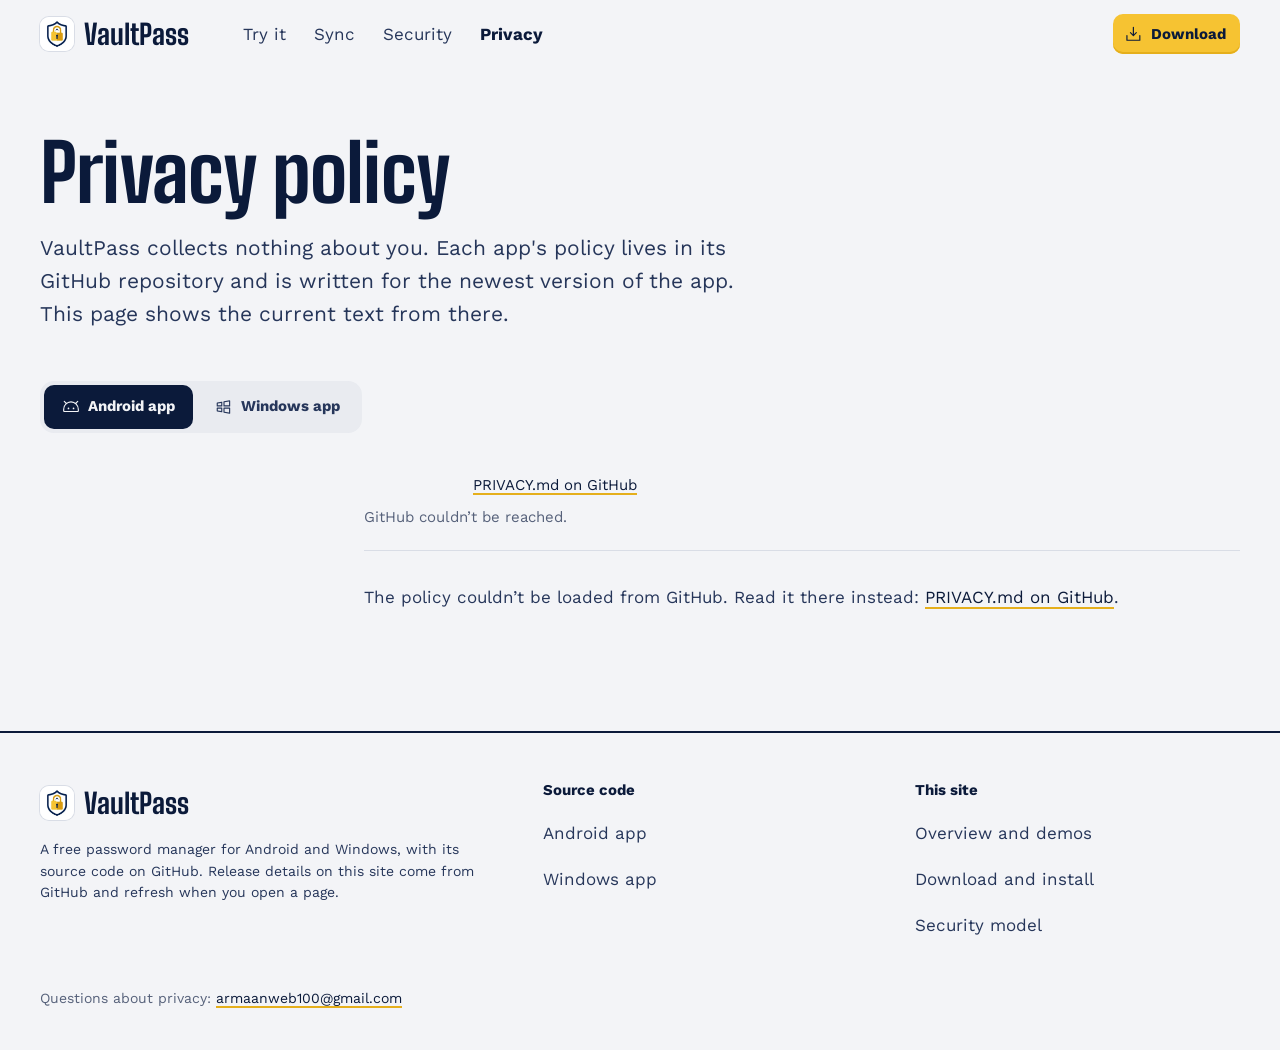
<file: website/privacy.html>
<!doctype html>
<html lang="en">
<head>
  <meta charset="utf-8">
  <meta name="viewport" content="width=device-width, initial-scale=1, viewport-fit=cover">
  <meta http-equiv="Content-Security-Policy" content="default-src 'self'; script-src 'self'; style-src 'self' 'unsafe-inline'; img-src 'self' data:; font-src 'self'; connect-src 'self' https://api.github.com https://raw.githubusercontent.com; worker-src 'self'; object-src 'none'; base-uri 'self'; form-action 'none'">
  <meta name="referrer" content="strict-origin-when-cross-origin">
  <title>Privacy policy | VaultPass</title>
  <meta name="description" content="The privacy policies of VaultPass for Android and VaultPass for Windows, shown live from PRIVACY.md in each app's GitHub repository.">
  <meta name="theme-color" content="#f3f4f7">
  <link rel="canonical" href="https://armaancode2.github.io/Vault-pass/website/privacy.html">
  <link rel="icon" type="image/png" sizes="64x64" href="assets/icon-64.png">
  <link rel="apple-touch-icon" href="assets/apple-touch-icon.png">

  <meta property="og:type" content="website">
  <meta property="og:site_name" content="VaultPass">
  <meta property="og:url" content="https://armaancode2.github.io/Vault-pass/website/privacy.html">
  <meta property="og:title" content="Privacy policy | VaultPass">
  <meta property="og:description" content="The privacy policies of both VaultPass apps, shown live from GitHub.">
  <meta property="og:image" content="https://armaancode2.github.io/Vault-pass/website/assets/icon-512.png">
  <meta name="twitter:card" content="summary">

  <link rel="preconnect" href="https://raw.githubusercontent.com" crossorigin>
  <link rel="preload" href="assets/fonts/BigShoulders-Bold.woff2" as="font" type="font/woff2" crossorigin>
  <link rel="preload" href="assets/fonts/WorkSans-Regular.woff2" as="font" type="font/woff2" crossorigin>
  <link rel="stylesheet" href="css/site.css">
  <script src="js/boot.js"></script>
</head>
<body>
  <a class="skip-link" href="#main">Skip to content</a>

  <header class="site-head">
    <div class="wrap site-head__row">
      <a class="brand" href="./" aria-label="VaultPass home">
        <img src="assets/icon-128.webp" alt="" width="34" height="34">
        <span>VaultPass</span>
      </a>
      <nav class="site-nav" aria-label="Main">
        <a href="./#demo">Try it</a>
        <a href="./#sync">Sync</a>
        <a href="security.html">Security</a>
        <a href="privacy.html" aria-current="page">Privacy</a>
      </nav>
      <div class="site-head__end">
        <a class="btn btn--gold btn--sm" href="download.html">
          <svg class="icon" aria-hidden="true"><use href="assets/icons.svg#download-simple"></use></svg>
          <span>Download</span>
        </a>
        <button class="icon-btn nav-toggle" type="button" aria-expanded="false" aria-controls="mobile-nav" aria-label="Open menu">
          <svg class="icon" aria-hidden="true"><use href="assets/icons.svg#list"></use></svg>
        </button>
      </div>
    </div>
    <nav class="mobile-nav" id="mobile-nav" aria-label="Main" hidden>
      <div class="wrap">
        <a href="./#demo">Try it</a>
        <a href="./#sync">Sync</a>
        <a href="security.html">Security</a>
        <a href="privacy.html" aria-current="page">Privacy</a>
        <a href="download.html">Download</a>
      </div>
    </nav>
  </header>

  <main id="main" tabindex="-1">
    <section class="page-head" aria-labelledby="page-title">
      <div class="wrap">
        <h1 id="page-title">Privacy policy</h1>
        <p class="lead">VaultPass collects nothing about you. Each app's policy lives in its GitHub repository and is written for the newest version of the app. This page shows the current text from there.</p>
      </div>
    </section>

    <section aria-label="Policies">
      <div class="wrap">
        <div class="tabs" role="tablist" aria-label="Choose an app">
          <button type="button" role="tab" id="tab-android" aria-controls="policy-android" aria-selected="true" data-policy-tab="android">
            <svg class="icon" aria-hidden="true"><use href="assets/icons.svg#android-logo"></use></svg>
            Android app
          </button>
          <button type="button" role="tab" id="tab-windows" aria-controls="policy-windows" aria-selected="false" tabindex="-1" data-policy-tab="windows">
            <svg class="icon" aria-hidden="true"><use href="assets/icons.svg#windows-logo"></use></svg>
            Windows app
          </button>
        </div>

        <div class="doc" id="policy-android" role="tabpanel" aria-labelledby="tab-android" style="margin-top: 40px">
          <nav class="toc" aria-label="Sections of the Android policy">
            <details class="toc__box">
              <summary>On this page <svg class="icon" aria-hidden="true"><use href="assets/icons.svg#caret-down"></use></svg></summary>
              <ol data-toc></ol>
            </details>
          </nav>
          <article>
            <div class="doc-meta">
              <span>Effective <strong data-policy-date>…</strong></span>
              <a href="https://github.com/ArmaanCode2/Vault-pass/blob/HEAD/PRIVACY.md" target="_blank" rel="noopener noreferrer">PRIVACY.md on GitHub<span class="sr-only"> (opens in a new tab)</span></a>
              <span data-policy-status>Loading from GitHub.</span>
            </div>
            <div class="md" data-policy-content>
              <div class="loading-lines" aria-hidden="true"><span></span><span></span><span></span><span></span><span></span><span></span><span></span></div>
              <noscript><p>This page needs JavaScript to show the policy. Read it on GitHub: <a href="https://github.com/ArmaanCode2/Vault-pass/blob/HEAD/PRIVACY.md">PRIVACY.md for Android</a>.</p></noscript>
            </div>
          </article>
        </div>

        <div class="doc" id="policy-windows" role="tabpanel" aria-labelledby="tab-windows" style="margin-top: 40px">
          <nav class="toc" aria-label="Sections of the Windows policy">
            <details class="toc__box">
              <summary>On this page <svg class="icon" aria-hidden="true"><use href="assets/icons.svg#caret-down"></use></svg></summary>
              <ol data-toc></ol>
            </details>
          </nav>
          <article>
            <div class="doc-meta">
              <span>Effective <strong data-policy-date>…</strong></span>
              <a href="https://github.com/ArmaanCode2/vault-pass-desktop/blob/HEAD/PRIVACY.md" target="_blank" rel="noopener noreferrer">PRIVACY.md on GitHub<span class="sr-only"> (opens in a new tab)</span></a>
              <span data-policy-status>Loading from GitHub.</span>
            </div>
            <div class="md" data-policy-content>
              <div class="loading-lines" aria-hidden="true"><span></span><span></span><span></span><span></span><span></span><span></span><span></span></div>
              <noscript><p>Read it on GitHub: <a href="https://github.com/ArmaanCode2/vault-pass-desktop/blob/HEAD/PRIVACY.md">PRIVACY.md for Windows</a>.</p></noscript>
            </div>
          </article>
        </div>
      </div>
    </section>
  </main>

  <footer class="site-foot">
    <div class="wrap">
      <div class="site-foot__grid">
        <div class="site-foot__about">
          <a class="brand" href="./" aria-label="VaultPass home">
            <img src="assets/icon-128.webp" alt="" width="34" height="34" loading="lazy">
            <span>VaultPass</span>
          </a>
          <p class="small">A free password manager for Android and Windows, with its source code on GitHub. Release details on this site come from GitHub and refresh when you open a page.</p>
        </div>
        <div>
          <p class="site-foot__title">Source code</p>
          <ul>
            <li><a href="https://github.com/ArmaanCode2/Vault-pass" target="_blank" rel="noopener noreferrer">Android app<span class="sr-only"> (opens in a new tab)</span></a></li>
            <li><a href="https://github.com/ArmaanCode2/vault-pass-desktop" target="_blank" rel="noopener noreferrer">Windows app<span class="sr-only"> (opens in a new tab)</span></a></li>
          </ul>
        </div>
        <div>
          <p class="site-foot__title">This site</p>
          <ul>
            <li><a href="./">Overview and demos</a></li>
            <li><a href="download.html">Download and install</a></li>
            <li><a href="security.html">Security model</a></li>
          </ul>
        </div>
      </div>
      <div class="site-foot__base">
        <p>Questions about privacy: <a href="mailto:armaanweb100@gmail.com">armaanweb100@gmail.com</a></p>
      </div>
    </div>
  </footer>

  <script src="js/github.js" defer></script>
  <script src="js/md.js" defer></script>
  <script src="js/site.js" defer></script>
  <script src="js/privacy.js" defer></script>
</body>
</html>
</file>
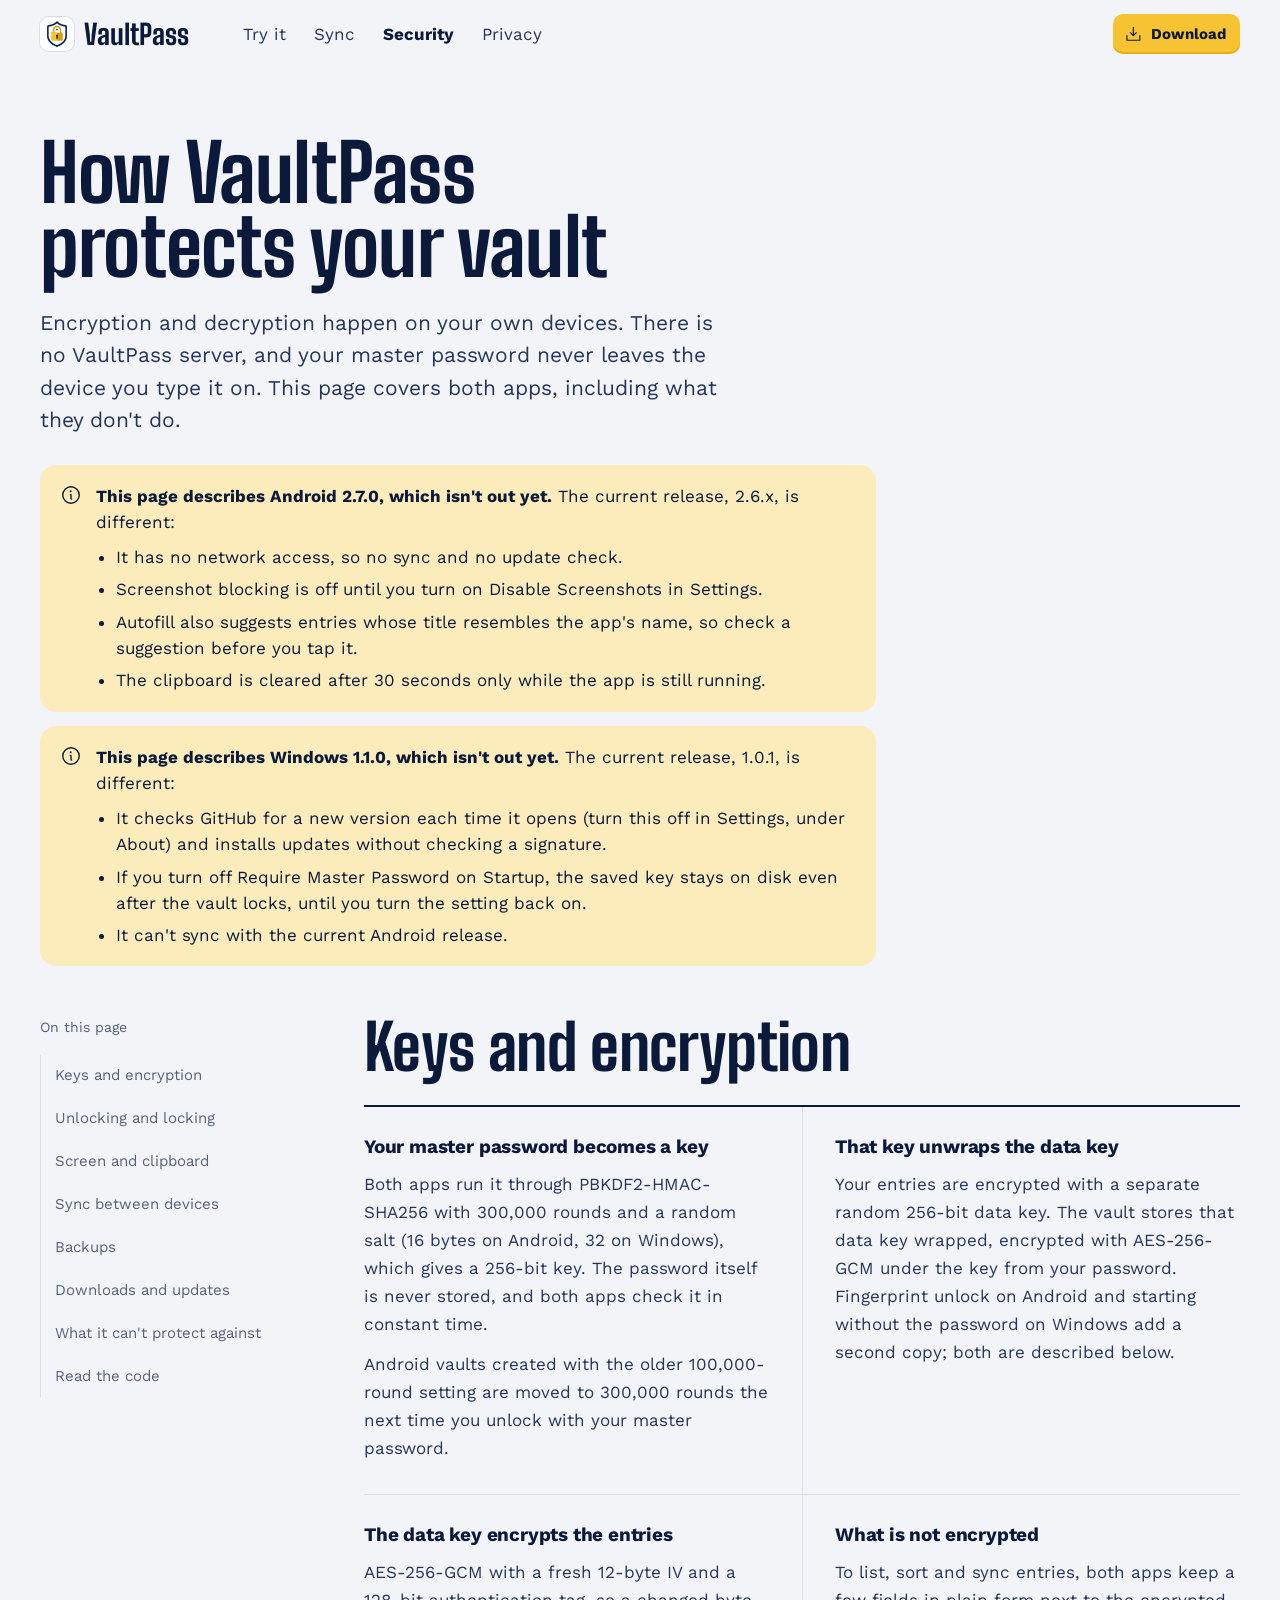
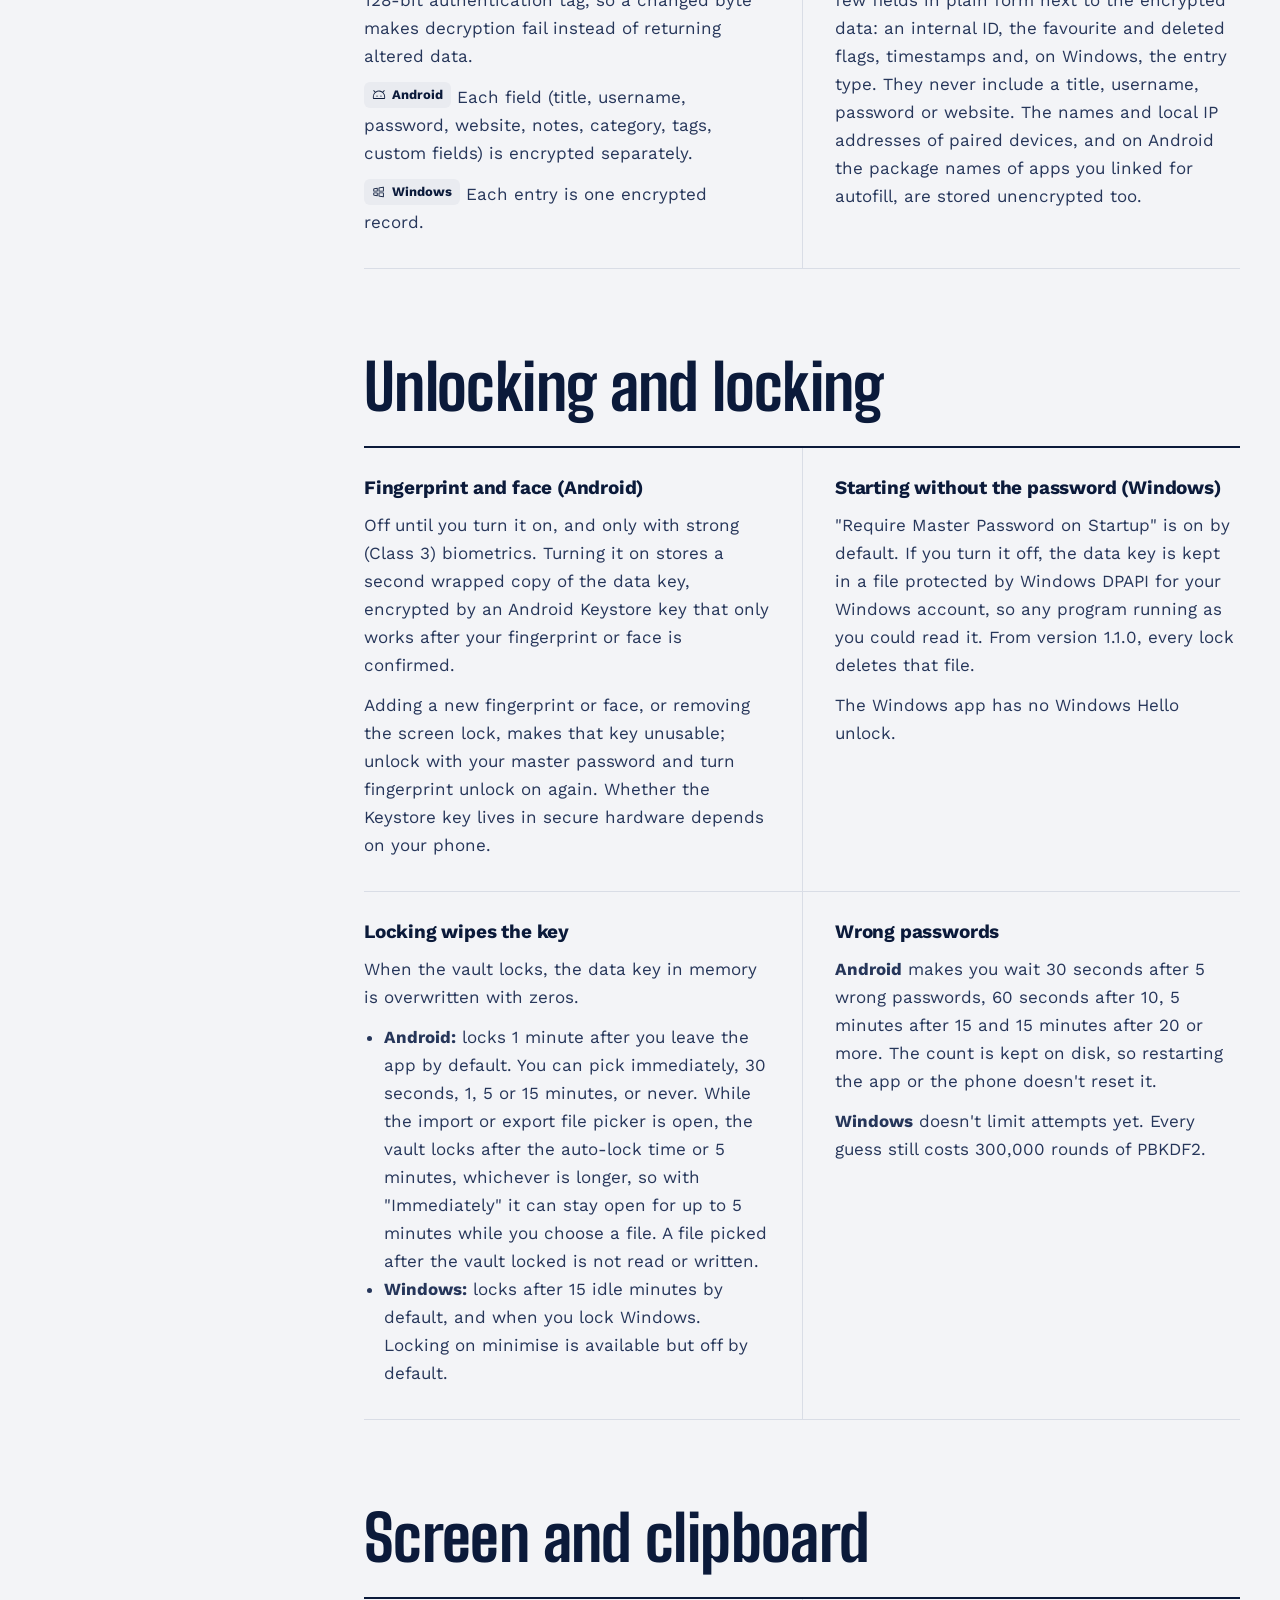
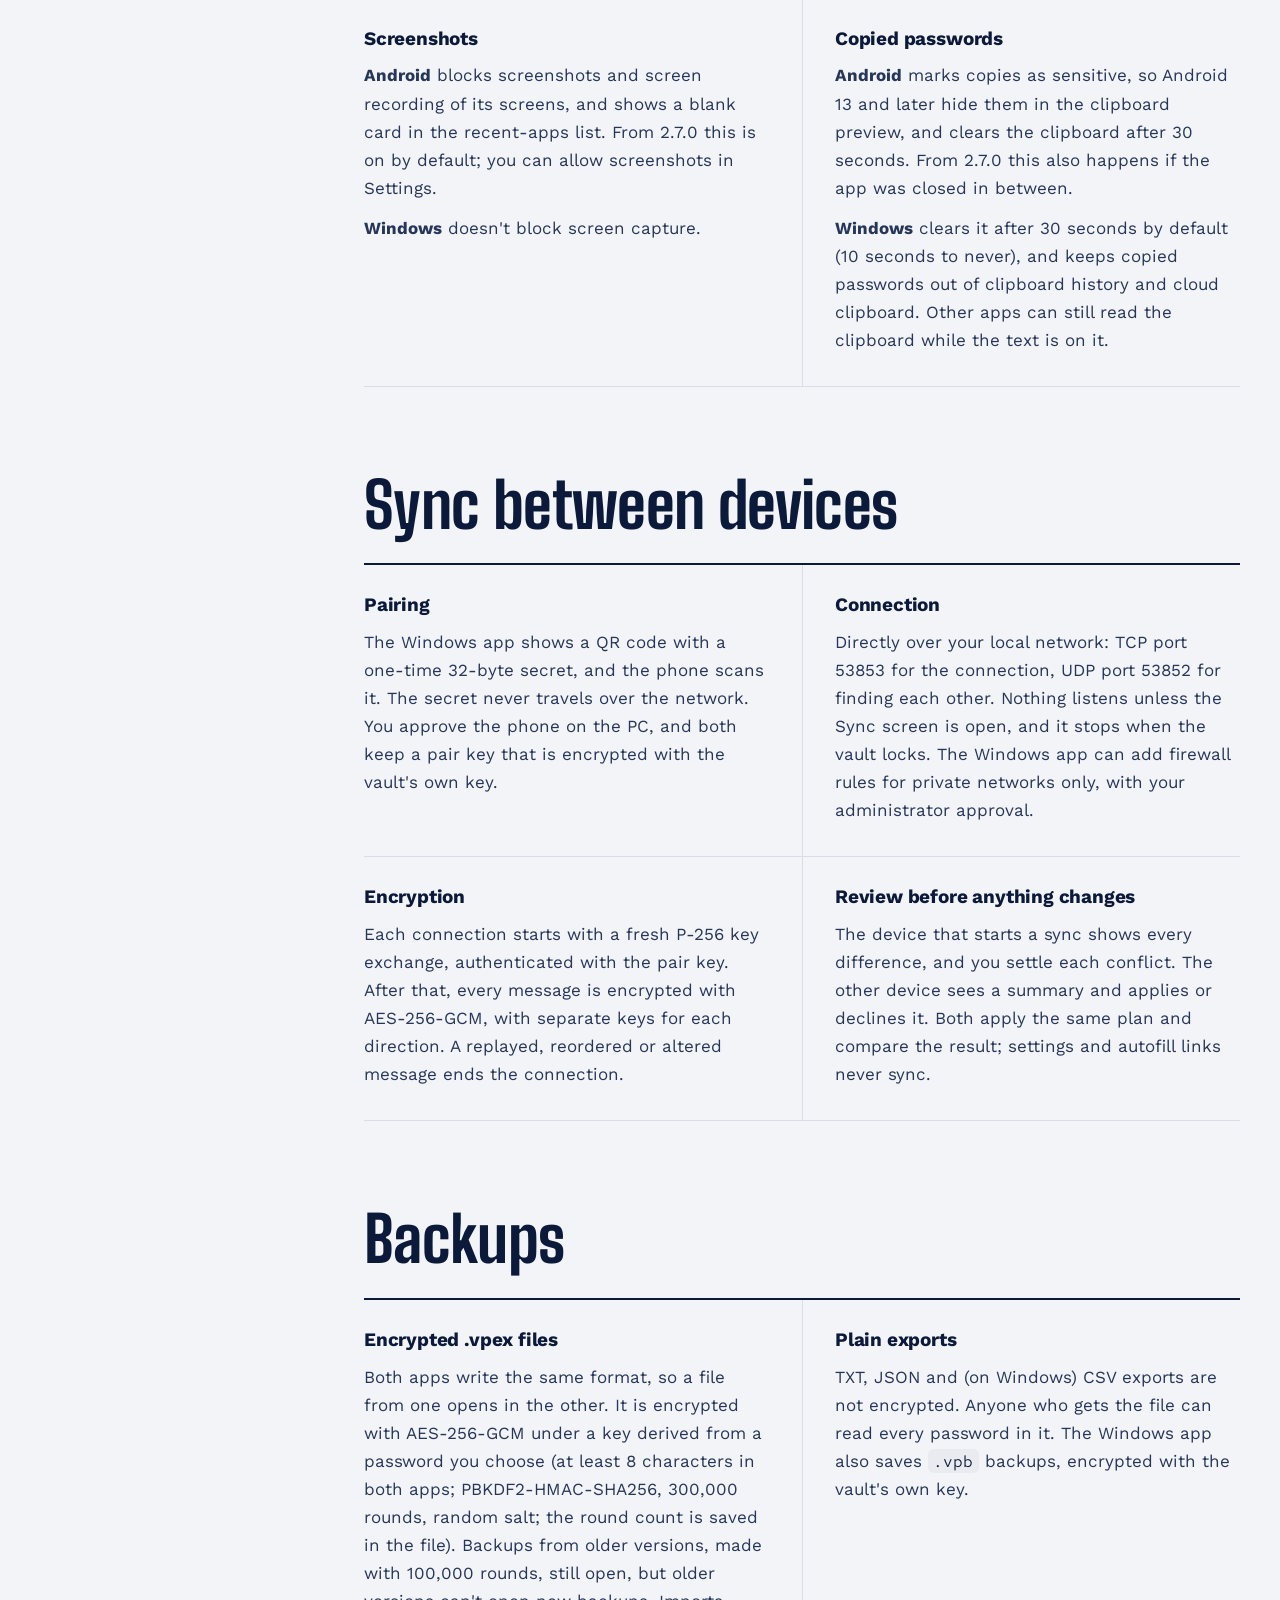
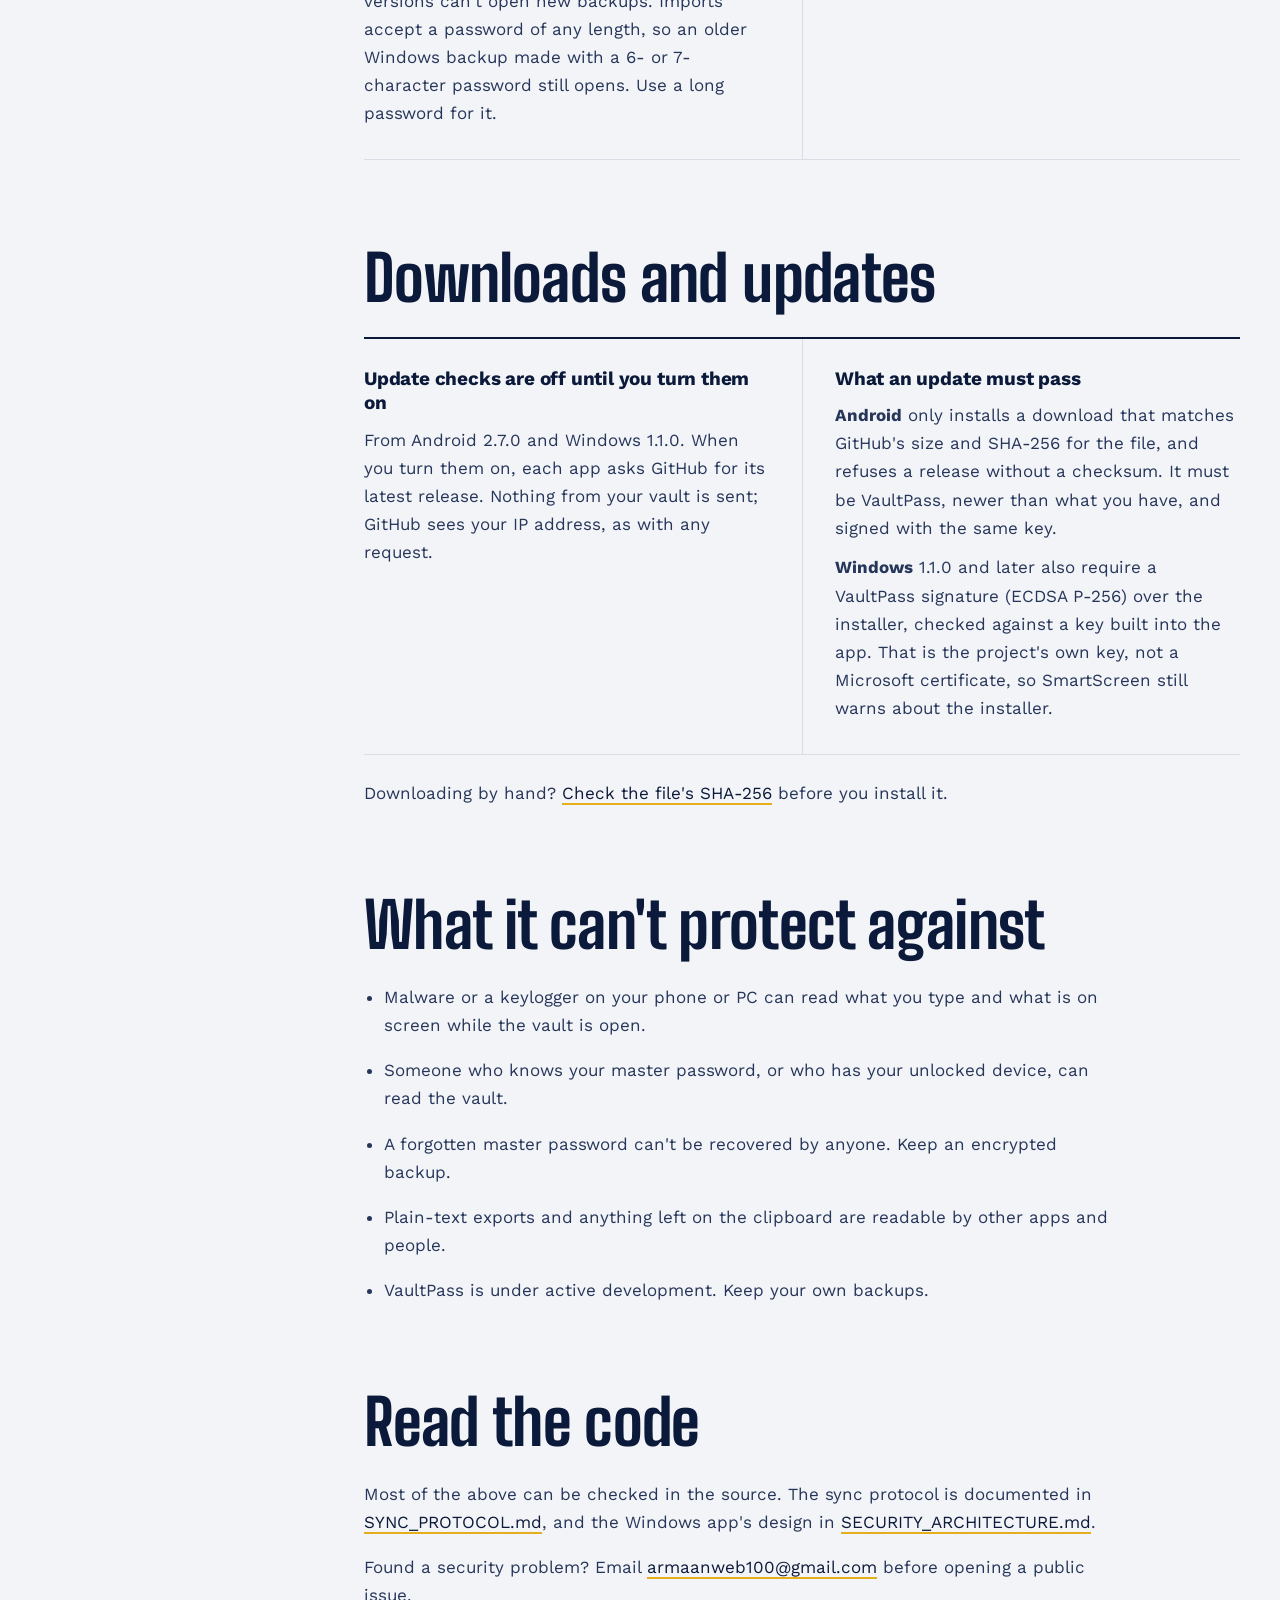
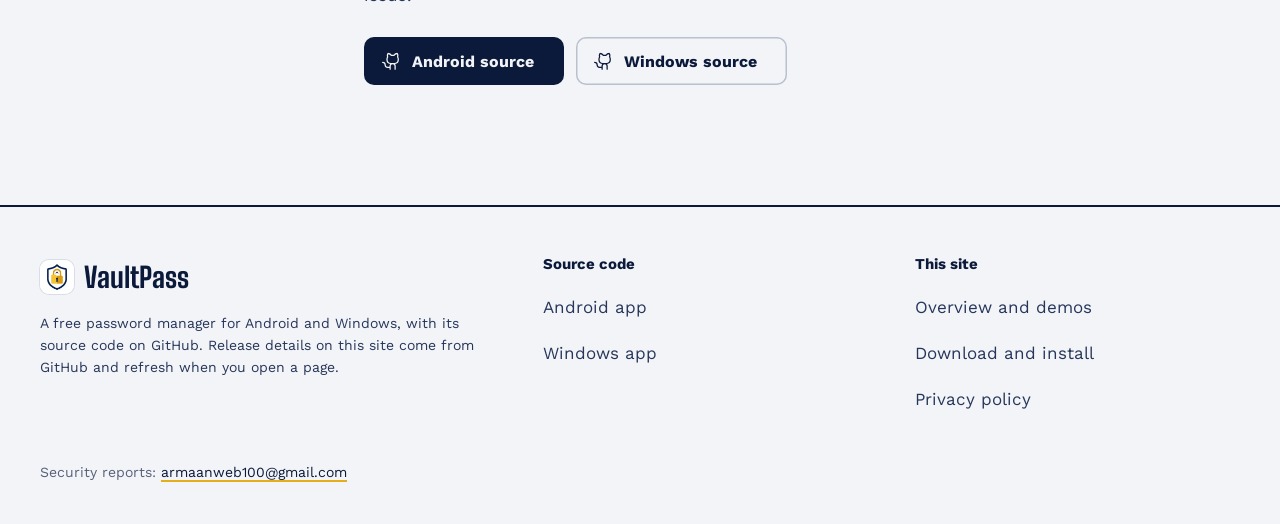
<file: website/security.html>
<!doctype html>
<html lang="en">
<head>
  <meta charset="utf-8">
  <meta name="viewport" content="width=device-width, initial-scale=1, viewport-fit=cover">
  <meta http-equiv="Content-Security-Policy" content="default-src 'self'; script-src 'self'; style-src 'self' 'unsafe-inline'; img-src 'self' data:; font-src 'self'; connect-src 'self' https://api.github.com https://raw.githubusercontent.com; worker-src 'self'; object-src 'none'; base-uri 'self'; form-action 'none'">
  <meta name="referrer" content="strict-origin-when-cross-origin">
  <title>Security model | VaultPass</title>
  <meta name="description" content="How VaultPass for Android and Windows encrypts your vault: PBKDF2-HMAC-SHA256 with 300,000 rounds, AES-256-GCM, locking, local-network sync and update checks, including what each app does not protect against.">
  <meta name="theme-color" content="#f3f4f7">
  <link rel="canonical" href="https://armaancode2.github.io/Vault-pass/website/security.html">
  <link rel="icon" type="image/png" sizes="64x64" href="assets/icon-64.png">
  <link rel="apple-touch-icon" href="assets/apple-touch-icon.png">

  <meta property="og:type" content="article">
  <meta property="og:site_name" content="VaultPass">
  <meta property="og:url" content="https://armaancode2.github.io/Vault-pass/website/security.html">
  <meta property="og:title" content="Security model | VaultPass">
  <meta property="og:description" content="How both VaultPass apps encrypt, lock and sync your vault, and what they don't protect against.">
  <meta property="og:image" content="https://armaancode2.github.io/Vault-pass/website/assets/icon-512.png">
  <meta name="twitter:card" content="summary">

  <link rel="preconnect" href="https://api.github.com" crossorigin>
  <link rel="preload" href="assets/fonts/BigShoulders-Bold.woff2" as="font" type="font/woff2" crossorigin>
  <link rel="preload" href="assets/fonts/WorkSans-Regular.woff2" as="font" type="font/woff2" crossorigin>
  <link rel="stylesheet" href="css/site.css">
  <script src="js/boot.js"></script>
</head>
<body>
  <a class="skip-link" href="#main">Skip to content</a>

  <header class="site-head">
    <div class="wrap site-head__row">
      <a class="brand" href="./" aria-label="VaultPass home">
        <img src="assets/icon-128.webp" alt="" width="34" height="34">
        <span>VaultPass</span>
      </a>
      <nav class="site-nav" aria-label="Main">
        <a href="./#demo">Try it</a>
        <a href="./#sync">Sync</a>
        <a href="security.html" aria-current="page">Security</a>
        <a href="privacy.html">Privacy</a>
      </nav>
      <div class="site-head__end">
        <a class="btn btn--gold btn--sm" href="download.html">
          <svg class="icon" aria-hidden="true"><use href="assets/icons.svg#download-simple"></use></svg>
          <span>Download</span>
        </a>
        <button class="icon-btn nav-toggle" type="button" aria-expanded="false" aria-controls="mobile-nav" aria-label="Open menu">
          <svg class="icon" aria-hidden="true"><use href="assets/icons.svg#list"></use></svg>
        </button>
      </div>
    </div>
    <nav class="mobile-nav" id="mobile-nav" aria-label="Main" hidden>
      <div class="wrap">
        <a href="./#demo">Try it</a>
        <a href="./#sync">Sync</a>
        <a href="security.html" aria-current="page">Security</a>
        <a href="privacy.html">Privacy</a>
        <a href="download.html">Download</a>
      </div>
    </nav>
  </header>

  <main id="main" tabindex="-1">
    <section class="page-head" aria-labelledby="page-title">
      <div class="wrap">
        <h1 id="page-title">How VaultPass protects your vault</h1>
        <p class="lead">Encryption and decryption happen on your own devices. There is no VaultPass server, and your master password never leaves the device you type it on. This page covers both apps, including what they don't do.</p>
        <div id="versions" class="versions">
          <div class="notice" data-until-released="android:2.7.0">
            <svg class="icon" aria-hidden="true"><use href="assets/icons.svg#info"></use></svg>
            <div>
              <p><strong>This page describes Android 2.7.0, which isn't out yet.</strong> The current release, <span data-rel="android:tag">2.6.x</span>, is different:</p>
              <ul>
                <li>It has no network access, so no sync and no update check.</li>
                <li>Screenshot blocking is off until you turn on Disable Screenshots in Settings.</li>
                <li>Autofill also suggests entries whose title resembles the app's name, so check a suggestion before you tap it.</li>
                <li>The clipboard is cleared after 30 seconds only while the app is still running.</li>
              </ul>
            </div>
          </div>
          <div class="notice" data-until-released="windows:1.1.0">
            <svg class="icon" aria-hidden="true"><use href="assets/icons.svg#info"></use></svg>
            <div>
              <p><strong>This page describes Windows 1.1.0, which isn't out yet.</strong> The current release, <span data-rel="windows:tag">1.0.1</span>, is different:</p>
              <ul>
                <li>It checks GitHub for a new version each time it opens (turn this off in Settings, under About) and installs updates without checking a signature.</li>
                <li>If you turn off Require Master Password on Startup, the saved key stays on disk even after the vault locks, until you turn the setting back on.</li>
                <li>It can't sync with the current Android release.</li>
              </ul>
            </div>
          </div>
        </div>
      </div>
    </section>

    <div class="wrap doc">
      <nav class="toc" aria-label="On this page">
        <p class="small muted">On this page</p>
        <ol>
          <li><a href="#keys">Keys and encryption</a></li>
          <li><a href="#unlock">Unlocking and locking</a></li>
          <li><a href="#leaks">Screen and clipboard</a></li>
          <li><a href="#sync">Sync between devices</a></li>
          <li><a href="#backups">Backups</a></li>
          <li><a href="#updates">Downloads and updates</a></li>
          <li><a href="#limits">What it can't protect against</a></li>
          <li><a href="#sources">Read the code</a></li>
        </ol>
      </nav>

      <div>
        <section aria-labelledby="keys" style="margin-bottom: clamp(56px, 5vw + 24px, 104px)">
          <h2 id="keys" style="margin-bottom: 28px">Keys and encryption</h2>
          <div class="spec">
            <div>
              <h3>Your master password becomes a key</h3>
              <p>Both apps run it through PBKDF2-HMAC-SHA256 with 300,000 rounds and a random salt (16 bytes on Android, 32 on Windows), which gives a 256-bit key. The password itself is never stored, and both apps check it in constant time.</p>
              <p>Android vaults created with the older 100,000-round setting are moved to 300,000 rounds the next time you unlock with your master password.</p>
            </div>
            <div>
              <h3>That key unwraps the data key</h3>
              <p>Your entries are encrypted with a separate random 256-bit data key. The vault stores that data key wrapped, encrypted with AES-256-GCM under the key from your password. Fingerprint unlock on Android and starting without the password on Windows add a second copy; both are described below.</p>
            </div>
            <div>
              <h3>The data key encrypts the entries</h3>
              <p>AES-256-GCM with a fresh 12-byte IV and a 128-bit authentication tag, so a changed byte makes decryption fail instead of returning altered data.</p>
              <p><span class="platform-pill"><svg class="icon" aria-hidden="true"><use href="assets/icons.svg#android-logo"></use></svg>Android</span>Each field (title, username, password, website, notes, category, tags, custom fields) is encrypted separately.</p>
              <p><span class="platform-pill"><svg class="icon" aria-hidden="true"><use href="assets/icons.svg#windows-logo"></use></svg>Windows</span>Each entry is one encrypted record.</p>
            </div>
            <div>
              <h3>What is not encrypted</h3>
              <p>To list, sort and sync entries, both apps keep a few fields in plain form next to the encrypted data: an internal ID, the favourite and deleted flags, timestamps and, on Windows, the entry type. They never include a title, username, password or website. The names and local IP addresses of paired devices, and on Android the package names of apps you linked for autofill, are stored unencrypted too.</p>
            </div>
          </div>
        </section>

        <section aria-labelledby="unlock" style="margin-bottom: clamp(56px, 5vw + 24px, 104px)">
          <h2 id="unlock" style="margin-bottom: 28px">Unlocking and locking</h2>
          <div class="spec">
            <div>
              <h3>Fingerprint and face (Android)</h3>
              <p>Off until you turn it on, and only with strong (Class 3) biometrics. Turning it on stores a second wrapped copy of the data key, encrypted by an Android Keystore key that only works after your fingerprint or face is confirmed.</p>
              <p>Adding a new fingerprint or face, or removing the screen lock, makes that key unusable; unlock with your master password and turn fingerprint unlock on again. Whether the Keystore key lives in secure hardware depends on your phone.</p>
            </div>
            <div>
              <h3>Starting without the password (Windows)</h3>
              <p>"Require Master Password on Startup" is on by default. If you turn it off, the data key is kept in a file protected by Windows DPAPI for your Windows account, so any program running as you could read it. From version 1.1.0, every lock deletes that file.</p>
              <p>The Windows app has no Windows Hello unlock.</p>
            </div>
            <div>
              <h3>Locking wipes the key</h3>
              <p>When the vault locks, the data key in memory is overwritten with zeros.</p>
              <ul>
                <li><strong>Android:</strong> locks 1 minute after you leave the app by default. You can pick immediately, 30 seconds, 1, 5 or 15 minutes, or never. While the import or export file picker is open, the vault locks after the auto-lock time or 5 minutes, whichever is longer, so with "Immediately" it can stay open for up to 5 minutes while you choose a file. A file picked after the vault locked is not read or written.</li>
                <li><strong>Windows:</strong> locks after 15 idle minutes by default, and when you lock Windows. Locking on minimise is available but off by default.</li>
              </ul>
            </div>
            <div>
              <h3>Wrong passwords</h3>
              <p><strong>Android</strong> makes you wait 30 seconds after 5 wrong passwords, 60 seconds after 10, 5 minutes after 15 and 15 minutes after 20 or more. The count is kept on disk, so restarting the app or the phone doesn't reset it.</p>
              <p><strong>Windows</strong> doesn't limit attempts yet. Every guess still costs 300,000 rounds of PBKDF2.</p>
            </div>
          </div>
        </section>

        <section aria-labelledby="leaks" style="margin-bottom: clamp(56px, 5vw + 24px, 104px)">
          <h2 id="leaks" style="margin-bottom: 28px">Screen and clipboard</h2>
          <div class="spec">
            <div>
              <h3>Screenshots</h3>
              <p><strong>Android</strong> blocks screenshots and screen recording of its screens, and shows a blank card in the recent-apps list. From 2.7.0 this is on by default; you can allow screenshots in Settings.</p>
              <p><strong>Windows</strong> doesn't block screen capture.</p>
            </div>
            <div>
              <h3>Copied passwords</h3>
              <p><strong>Android</strong> marks copies as sensitive, so Android 13 and later hide them in the clipboard preview, and clears the clipboard after 30 seconds. From 2.7.0 this also happens if the app was closed in between.</p>
              <p><strong>Windows</strong> clears it after 30 seconds by default (10 seconds to never), and keeps copied passwords out of clipboard history and cloud clipboard. Other apps can still read the clipboard while the text is on it.</p>
            </div>
          </div>
        </section>

        <section aria-labelledby="sync" style="margin-bottom: clamp(56px, 5vw + 24px, 104px)">
          <h2 id="sync" style="margin-bottom: 28px">Sync between devices</h2>
          <div class="spec">
            <div>
              <h3>Pairing</h3>
              <p>The Windows app shows a QR code with a one-time 32-byte secret, and the phone scans it. The secret never travels over the network. You approve the phone on the PC, and both keep a pair key that is encrypted with the vault's own key.</p>
            </div>
            <div>
              <h3>Connection</h3>
              <p>Directly over your local network: TCP port 53853 for the connection, UDP port 53852 for finding each other. Nothing listens unless the Sync screen is open, and it stops when the vault locks. The Windows app can add firewall rules for private networks only, with your administrator approval.</p>
            </div>
            <div>
              <h3>Encryption</h3>
              <p>Each connection starts with a fresh P-256 key exchange, authenticated with the pair key. After that, every message is encrypted with AES-256-GCM, with separate keys for each direction. A replayed, reordered or altered message ends the connection.</p>
            </div>
            <div>
              <h3>Review before anything changes</h3>
              <p>The device that starts a sync shows every difference, and you settle each conflict. The other device sees a summary and applies or declines it. Both apply the same plan and compare the result; settings and autofill links never sync.</p>
            </div>
          </div>
        </section>

        <section aria-labelledby="backups" style="margin-bottom: clamp(56px, 5vw + 24px, 104px)">
          <h2 id="backups" style="margin-bottom: 28px">Backups</h2>
          <div class="spec">
            <div>
              <h3>Encrypted .vpex files</h3>
              <p>Both apps write the same format, so a file from one opens in the other. It is encrypted with AES-256-GCM under a key derived from a password you choose (at least 8 characters in both apps; PBKDF2-HMAC-SHA256, 300,000 rounds, random salt; the round count is saved in the file). Backups from older versions, made with 100,000 rounds, still open, but older versions can't open new backups. Imports accept a password of any length, so an older Windows backup made with a 6- or 7-character password still opens. Use a long password for it.</p>
            </div>
            <div>
              <h3>Plain exports</h3>
              <p>TXT, JSON and (on Windows) CSV exports are not encrypted. Anyone who gets the file can read every password in it. The Windows app also saves <code>.vpb</code> backups, encrypted with the vault's own key.</p>
            </div>
          </div>
        </section>

        <section aria-labelledby="updates" style="margin-bottom: clamp(56px, 5vw + 24px, 104px)">
          <h2 id="updates" style="margin-bottom: 28px">Downloads and updates</h2>
          <div class="spec">
            <div>
              <h3>Update checks are off until you turn them on</h3>
              <p>From Android 2.7.0 and Windows 1.1.0. When you turn them on, each app asks GitHub for its latest release. Nothing from your vault is sent; GitHub sees your IP address, as with any request.</p>
            </div>
            <div>
              <h3>What an update must pass</h3>
              <p><strong>Android</strong> only installs a download that matches GitHub's size and SHA-256 for the file, and refuses a release without a checksum. It must be VaultPass, newer than what you have, and signed with the same key.</p>
              <p><strong>Windows</strong> 1.1.0 and later also require a VaultPass signature (ECDSA P-256) over the installer, checked against a key built into the app. That is the project's own key, not a Microsoft certificate, so SmartScreen still warns about the installer.</p>
            </div>
          </div>
          <p style="margin-top: 24px">Downloading by hand? <a href="download.html#verify">Check the file's SHA-256</a> before you install it.</p>
        </section>

        <section aria-labelledby="limits" style="margin-bottom: clamp(56px, 5vw + 24px, 104px)">
          <h2 id="limits" style="margin-bottom: 28px">What it can't protect against</h2>
          <ul class="prose" style="padding-left: 1.2em">
            <li>Malware or a keylogger on your phone or PC can read what you type and what is on screen while the vault is open.</li>
            <li>Someone who knows your master password, or who has your unlocked device, can read the vault.</li>
            <li>A forgotten master password can't be recovered by anyone. Keep an encrypted backup.</li>
            <li>Plain-text exports and anything left on the clipboard are readable by other apps and people.</li>
            <li>VaultPass is under active development. Keep your own backups.</li>
          </ul>
        </section>

        <section aria-labelledby="sources">
          <h2 id="sources" style="margin-bottom: 28px">Read the code</h2>
          <div class="prose">
            <p>Most of the above can be checked in the source. The sync protocol is documented in <a href="https://github.com/ArmaanCode2/vault-pass-desktop/blob/HEAD/SYNC_PROTOCOL.md" target="_blank" rel="noopener noreferrer">SYNC_PROTOCOL.md<span class="sr-only"> (opens in a new tab)</span></a>, and the Windows app's design in <a href="https://github.com/ArmaanCode2/vault-pass-desktop/blob/HEAD/SECURITY_ARCHITECTURE.md" target="_blank" rel="noopener noreferrer">SECURITY_ARCHITECTURE.md<span class="sr-only"> (opens in a new tab)</span></a>.</p>
            <p>Found a security problem? Email <a href="mailto:armaanweb100@gmail.com">armaanweb100@gmail.com</a> before opening a public issue.</p>
          </div>
          <div class="release__actions" style="margin-top: 28px">
            <a class="btn btn--ink" href="https://github.com/ArmaanCode2/Vault-pass" target="_blank" rel="noopener noreferrer">
              <svg class="icon" aria-hidden="true"><use href="assets/icons.svg#github-logo"></use></svg>
              Android source<span class="sr-only"> (opens in a new tab)</span>
            </a>
            <a class="btn btn--line" href="https://github.com/ArmaanCode2/vault-pass-desktop" target="_blank" rel="noopener noreferrer">
              <svg class="icon" aria-hidden="true"><use href="assets/icons.svg#github-logo"></use></svg>
              Windows source<span class="sr-only"> (opens in a new tab)</span>
            </a>
          </div>
        </section>
      </div>
    </div>
  </main>

  <footer class="site-foot">
    <div class="wrap">
      <div class="site-foot__grid">
        <div class="site-foot__about">
          <a class="brand" href="./" aria-label="VaultPass home">
            <img src="assets/icon-128.webp" alt="" width="34" height="34" loading="lazy">
            <span>VaultPass</span>
          </a>
          <p class="small">A free password manager for Android and Windows, with its source code on GitHub. Release details on this site come from GitHub and refresh when you open a page.</p>
        </div>
        <div>
          <p class="site-foot__title">Source code</p>
          <ul>
            <li><a href="https://github.com/ArmaanCode2/Vault-pass" target="_blank" rel="noopener noreferrer">Android app<span class="sr-only"> (opens in a new tab)</span></a></li>
            <li><a href="https://github.com/ArmaanCode2/vault-pass-desktop" target="_blank" rel="noopener noreferrer">Windows app<span class="sr-only"> (opens in a new tab)</span></a></li>
          </ul>
        </div>
        <div>
          <p class="site-foot__title">This site</p>
          <ul>
            <li><a href="./">Overview and demos</a></li>
            <li><a href="download.html">Download and install</a></li>
            <li><a href="privacy.html">Privacy policy</a></li>
          </ul>
        </div>
      </div>
      <div class="site-foot__base">
        <p>Security reports: <a href="mailto:armaanweb100@gmail.com">armaanweb100@gmail.com</a></p>
      </div>
    </div>
  </footer>

  <script src="js/github.js" defer></script>
  <script src="js/site.js" defer></script>
</body>
</html>
</file>
<file: website/css/site.css>
/* VaultPass website
   Light paper, navy ink and padlock gold, taken from the app icon.
   One stylesheet for every page. The two app demos carry their own
   scoped stylesheets (demo-desktop.css, demo-mobile.css). */

/* ------------------------------------------------------------------
   Fonts (self-hosted, Latin subset, OFL licences in assets/fonts). The
   files were re-subset with fontTools keeping their characters and only the
   OpenType features this stylesheet can use (of tnum, lnum, case, kern, liga,
   calt, ccmp, locl, mark, mkmk, whichever each font has); small caps,
   swashes, alternates and fractions were dropped.
   ------------------------------------------------------------------ */
@font-face {
  font-family: "Big Shoulders";
  src: url("../assets/fonts/BigShoulders-Bold.woff2") format("woff2");
  font-weight: 700;
  font-style: normal;
  font-display: swap;
}
@font-face {
  font-family: "Work Sans";
  src: url("../assets/fonts/WorkSans-Regular.woff2") format("woff2");
  font-weight: 400;
  font-style: normal;
  font-display: swap;
}
@font-face {
  font-family: "Work Sans";
  src: url("../assets/fonts/WorkSans-Italic.woff2") format("woff2");
  font-weight: 400;
  font-style: italic;
  font-display: swap;
}
@font-face {
  font-family: "Work Sans";
  src: url("../assets/fonts/WorkSans-Bold.woff2") format("woff2");
  font-weight: 700;
  font-style: normal;
  font-display: swap;
}
@font-face {
  font-family: "Red Hat Mono";
  src: url("../assets/fonts/RedHatMono-Regular.woff2") format("woff2");
  font-weight: 400;
  font-style: normal;
  font-display: swap;
}
@font-face {
  font-family: "Red Hat Mono";
  src: url("../assets/fonts/RedHatMono-Bold.woff2") format("woff2");
  font-weight: 700;
  font-style: normal;
  font-display: swap;
}

/* The same for headings until Big Shoulders arrives (sized on the site's
   headings): Arial Narrow where it's installed, else Arial or Roboto. */
@font-face {
  font-family: "Big Shoulders Fallback";
  src: local("Arial Narrow Bold"), local("ArialNarrow-Bold");
  font-weight: 700;
  font-style: normal;
  size-adjust: 99.04%;
  ascent-override: 99.51%;
  descent-override: 21.66%;
  line-gap-override: 0%;
}
@font-face {
  font-family: "Big Shoulders Fallback Arial";
  src: local("Arial Bold"), local("Arial-BoldMT");
  font-weight: 700;
  font-style: normal;
  size-adjust: 81.22%;
  ascent-override: 121.33%;
  descent-override: 26.41%;
  line-gap-override: 0%;
}
@font-face {
  font-family: "Big Shoulders Fallback Roboto";
  src: local("Roboto Bold"), local("Roboto-Bold");
  font-weight: 700;
  font-style: normal;
  size-adjust: 86.74%;
  ascent-override: 113.61%;
  descent-override: 24.73%;
  line-gap-override: 0%;
}

/* Until Work Sans arrives, text is set in a local font scaled to take the
   same room, so the swap doesn't rewrap lines and move the page. size-adjust
   matches the average width of the site's text; the overrides are Work Sans's
   own ascent and descent. Arial covers Windows, macOS and iOS; Roboto covers
   Android. */
@font-face {
  font-family: "Work Sans Fallback";
  src: local("Arial"), local("ArialMT");
  font-weight: 400;
  font-style: normal;
  size-adjust: 111.61%;
  ascent-override: 83.32%;
  descent-override: 21.77%;
  line-gap-override: 0%;
}
@font-face {
  font-family: "Work Sans Fallback";
  src: local("Arial Italic"), local("Arial-ItalicMT");
  font-weight: 400;
  font-style: italic;
  size-adjust: 109.98%;
  ascent-override: 84.56%;
  descent-override: 22.09%;
  line-gap-override: 0%;
}
@font-face {
  font-family: "Work Sans Fallback";
  src: local("Arial Bold"), local("Arial-BoldMT");
  font-weight: 700;
  font-style: normal;
  size-adjust: 104.26%;
  ascent-override: 89.2%;
  descent-override: 23.31%;
  line-gap-override: 0%;
}
@font-face {
  font-family: "Work Sans Fallback Roboto";
  src: local("Roboto"), local("Roboto-Regular");
  font-weight: 400;
  font-style: normal;
  size-adjust: 112.38%;
  ascent-override: 82.75%;
  descent-override: 21.62%;
  line-gap-override: 0%;
}
@font-face {
  font-family: "Work Sans Fallback Roboto";
  src: local("Roboto Bold"), local("Roboto-Bold"), local("Roboto");
  font-weight: 700;
  font-style: normal;
  size-adjust: 110.88%;
  ascent-override: 83.88%;
  descent-override: 21.92%;
  line-gap-override: 0%;
}

/* ------------------------------------------------------------------
   Tokens
   ------------------------------------------------------------------ */
:root {
  color-scheme: light;

  /* Ink: the navy of the shield */
  --ink: #0b1a3a;
  --ink-2: #26365a;
  --ink-3: #56617a;
  --navy: #0e2152;
  --navy-2: #182d63;
  --on-navy: #f3f4f7;
  --on-navy-2: #aeb8d0;

  /* Paper */
  --paper: #f3f4f7;
  --paper-2: #e9ebf0;
  --surface: #fbfbfd;
  --line: #d9dde6;
  --line-2: #b9c0ce;

  /* Padlock gold: fills and marks only, never text on paper */
  --gold: #f6c332;
  --gold-press: #e5af1c;
  --gold-wash: #fcecbb;

  /* States */
  --ok: #1e7a4c;
  --ok-wash: #ddf0e5;
  --bad: #b42318;
  --bad-wash: #fbe3e0;

  --font-display: "Big Shoulders", "Big Shoulders Fallback", "Big Shoulders Fallback Arial", "Big Shoulders Fallback Roboto", sans-serif;
  --font-text: "Work Sans", "Work Sans Fallback", "Work Sans Fallback Roboto", system-ui, -apple-system, "Segoe UI", sans-serif;
  --font-mono: "Red Hat Mono", ui-monospace, "Cascadia Mono", Consolas, monospace;

  --r-s: 6px;
  --r-m: 10px;
  --r-l: 16px;

  --gutter: clamp(16px, 4vw, 40px);
  --wrap: 1240px;
  --section: clamp(80px, 5vw + 56px, 152px);

  --shadow-object:
    0 1px 2px rgb(11 26 58 / 0.10),
    0 18px 36px -12px rgb(11 26 58 / 0.30),
    0 48px 96px -40px rgb(11 26 58 / 0.35);
  --shadow-panel: 0 1px 2px rgb(11 26 58 / 0.06), 0 8px 24px -12px rgb(11 26 58 / 0.18);

  --ease-out: cubic-bezier(0.16, 1, 0.3, 1);
  --ease-in: cubic-bezier(0.4, 0, 1, 1);
}

/* ------------------------------------------------------------------
   Base
   ------------------------------------------------------------------ */
*,
*::before,
*::after {
  box-sizing: border-box;
}

html {
  -webkit-text-size-adjust: 100%;
  text-size-adjust: 100%;
  scroll-padding-top: 88px;
  scrollbar-color: var(--line-2) var(--paper);
}

@media (prefers-reduced-motion: no-preference) {
  html {
    scroll-behavior: smooth;
  }
}

body {
  margin: 0;
  background: var(--paper);
  color: var(--ink-2);
  font-family: var(--font-text);
  font-size: 1.0625rem;
  line-height: 1.65;
  -webkit-font-smoothing: antialiased;
  -moz-osx-font-smoothing: grayscale;
  text-rendering: optimizeLegibility;
  caret-color: var(--ink);
  overflow-x: clip;
}

::selection {
  background: var(--gold);
  color: var(--ink);
}

img,
svg {
  display: block;
  max-width: 100%;
}

h1,
h2,
h3,
h4,
p,
ul,
ol,
dl,
dd,
figure,
blockquote {
  margin: 0;
}

ul,
ol {
  padding: 0;
}

button,
input,
select,
textarea {
  font: inherit;
  color: inherit;
}

button {
  cursor: pointer;
}

a {
  color: var(--ink);
  text-decoration-line: underline;
  text-decoration-color: var(--gold-press);
  text-decoration-thickness: 2px;
  text-underline-offset: 0.22em;
  transition: text-decoration-color 160ms var(--ease-out), color 160ms var(--ease-out);
}

@media (hover: hover) {
  a:hover {
    text-decoration-color: var(--ink);
  }
}

:focus-visible {
  outline: 2px solid var(--ink);
  outline-offset: 3px;
  border-radius: 4px;
}

code,
kbd,
samp {
  font-family: var(--font-mono);
  font-size: 0.92em;
}

:not(pre) > code {
  padding: 0.1em 0.35em;
  border-radius: var(--r-s);
  background: var(--paper-2);
  color: var(--ink);
  overflow-wrap: anywhere;
}

[hidden] {
  display: none !important;
}

.sr-only {
  position: absolute;
  width: 1px;
  height: 1px;
  padding: 0;
  margin: -1px;
  overflow: hidden;
  clip: rect(0 0 0 0);
  clip-path: inset(50%);
  white-space: nowrap;
  border: 0;
}

.skip-link {
  position: absolute;
  left: var(--gutter);
  top: 8px;
  z-index: 100;
  padding: 10px 16px;
  border-radius: var(--r-m);
  background: var(--ink);
  color: var(--paper);
  font-weight: 700;
  text-decoration: none;
  transform: translateY(-160%);
  transition: transform 160ms var(--ease-out);
}

.skip-link:focus {
  transform: translateY(0);
}

.wrap {
  width: min(100% - 2 * var(--gutter), var(--wrap));
  margin-inline: auto;
}

.icon {
  width: 1.25em;
  height: 1.25em;
  flex: none;
}

/* ------------------------------------------------------------------
   Type
   ------------------------------------------------------------------ */
.display,
h1,
h2 {
  font-family: var(--font-display);
  font-weight: 700;
  color: var(--ink);
  letter-spacing: -0.01em;
  text-wrap: balance;
}

h1 {
  font-size: clamp(3.25rem, 1.9rem + 4.6vw, 6rem);
  line-height: 0.94;
}

h2 {
  font-size: clamp(2.5rem, 1.7rem + 2.8vw, 4.25rem);
  line-height: 0.96;
}

h3 {
  font-family: var(--font-text);
  font-weight: 700;
  font-size: 1.1875rem;
  line-height: 1.3;
  letter-spacing: -0.01em;
  color: var(--ink);
}

.lead {
  font-size: clamp(1.125rem, 1rem + 0.45vw, 1.3125rem);
  line-height: 1.55;
  color: var(--ink-2);
  max-width: 54ch;
}

.muted {
  color: var(--ink-3);
}

.small {
  font-size: 0.875rem;
  line-height: 1.55;
}

.mono {
  font-family: var(--font-mono);
  font-variant-numeric: tabular-nums;
}

.prose {
  max-width: 68ch;
}

.prose > * + * {
  margin-top: 1em;
}

/* ------------------------------------------------------------------
   Buttons
   ------------------------------------------------------------------ */
.btn {
  --btn-h: 48px;
  display: inline-flex;
  align-items: center;
  justify-content: center;
  gap: 10px;
  min-height: var(--btn-h);
  padding: 0 20px 0 18px;
  border: 0;
  border-radius: var(--r-m);
  font-family: var(--font-text);
  font-size: 1rem;
  font-weight: 700;
  line-height: 1.2;
  text-decoration: none;
  white-space: nowrap;
  touch-action: manipulation;
  transition:
    background-color 160ms var(--ease-out),
    box-shadow 160ms var(--ease-out),
    color 160ms var(--ease-out),
    transform 120ms var(--ease-out);
}

.btn:active {
  transform: scale(0.97);
}

.btn--gold {
  background: var(--gold);
  color: var(--ink);
  box-shadow: inset 0 -2px 0 var(--gold-press);
}

.btn--ink {
  background: var(--ink);
  color: var(--paper);
}

.btn--line {
  background: transparent;
  color: var(--ink);
  box-shadow: inset 0 0 0 1.5px var(--line-2);
}

.btn--quiet {
  background: transparent;
  color: var(--ink);
  padding-inline: 12px;
}

@media (hover: hover) {
  .btn--gold:hover {
    background: var(--gold-press);
  }
  .btn--ink:hover {
    background: var(--navy-2);
  }
  .btn--line:hover {
    box-shadow: inset 0 0 0 1.5px var(--ink);
  }
  .btn--quiet:hover {
    background: var(--paper-2);
  }
}

.btn--sm {
  --btn-h: 40px;
  padding: 0 14px;
  font-size: 0.9375rem;
  gap: 8px;
}

.btn--lg {
  --btn-h: 56px;
  padding: 0 24px 0 20px;
  font-size: 1.0625rem;
}

/* Download buttons: the icons' drawings carry 1.5-2.5px of space of their
   own, so the icon side gets less padding and both sides look the same
   (measured on the rendered buttons) */
.site-head .btn--gold.btn--sm {
  padding: 0 14px 0 11.5px;
}

.btn[data-dl] {
  padding: 0 21px 0 17.5px;
}

.btn--lg[data-dl] {
  padding: 0 22.5px 0 21px;
}

.btn__meta {
  /* Room for "v2.6.3 · 23.2 MB" (16 characters of Red Hat Mono) from the
     first paint, so the button doesn't widen and wrap when GitHub answers.
     The placeholder in the HTML, "Latest on GitHub", is 16 characters too. */
  min-width: 9.6em;
  font-family: var(--font-mono);
  font-size: 0.8125rem;
  font-weight: 400;
  opacity: 0.8;
  font-variant-numeric: tabular-nums;
}

.btn[aria-busy="true"] {
  cursor: progress;
}

.btn[aria-disabled="true"],
.btn:disabled {
  opacity: 0.5;
  cursor: not-allowed;
  transform: none;
}

.icon-btn {
  display: inline-grid;
  place-items: center;
  width: 44px;
  height: 44px;
  border: 0;
  border-radius: var(--r-m);
  background: transparent;
  color: var(--ink);
  transition: background-color 160ms var(--ease-out), transform 120ms var(--ease-out);
}

.icon-btn:active {
  transform: scale(0.94);
}

@media (hover: hover) {
  .icon-btn:hover {
    background: var(--paper-2);
  }
}

/* ------------------------------------------------------------------
   Header
   ------------------------------------------------------------------ */
.site-head {
  position: sticky;
  top: 0;
  z-index: 50;
  background: rgb(243 244 247 / 0.94);
  border-bottom: 1px solid transparent;
  transition: border-color 200ms var(--ease-out);
}

.site-head.is-scrolled {
  border-bottom-color: var(--line);
}

.site-head__row {
  display: flex;
  align-items: center;
  gap: 8px;
  height: 68px;
}

.brand {
  display: inline-flex;
  align-items: center;
  gap: 10px;
  min-height: 44px;
  padding-right: 6px;
  color: var(--ink);
  text-decoration: none;
  font-family: var(--font-display);
  font-weight: 700;
  font-size: 1.75rem;
  letter-spacing: 0;
  line-height: 1;
}

.brand img {
  width: 34px;
  height: 34px;
  border-radius: 9px;
  box-shadow: 0 0 0 1px var(--line);
}

.site-nav {
  display: flex;
  align-items: center;
  gap: 4px;
  margin-left: 28px;
}

.site-nav a {
  display: inline-flex;
  align-items: center;
  min-height: 44px;
  padding: 0 12px;
  border-radius: var(--r-m);
  color: var(--ink-2);
  font-weight: 400;
  text-decoration: none;
  transition: background-color 160ms var(--ease-out), color 160ms var(--ease-out);
}

@media (hover: hover) {
  .site-nav a:hover {
    color: var(--ink);
    background: var(--paper-2);
  }
}

.site-nav a[aria-current="page"],
.site-nav a.is-active {
  color: var(--ink);
  font-weight: 700;
}

.site-head__end {
  margin-left: auto;
  display: flex;
  align-items: center;
  gap: 6px;
}

.nav-toggle {
  display: none;
}

.mobile-nav {
  display: none;
}

@media (max-width: 860px) {
  .site-nav {
    display: none;
  }

  .nav-toggle {
    display: inline-grid;
  }

  .mobile-nav {
    display: block;
    border-top: 1px solid var(--line);
    background: var(--paper);
    padding: 8px 0 20px;
  }

  .mobile-nav[hidden] {
    display: none !important;
  }

  .mobile-nav a {
    display: flex;
    align-items: center;
    min-height: 52px;
    padding: 0 4px;
    border-bottom: 1px solid var(--line);
    color: var(--ink);
    font-size: 1.125rem;
    text-decoration: none;
  }

  .mobile-nav a[aria-current="page"] {
    font-weight: 700;
  }
}

@media (max-width: 420px) {
  .site-head__end .btn {
    display: none;
  }
}

/* ------------------------------------------------------------------
   Sections
   ------------------------------------------------------------------ */
.section {
  padding-block: var(--section);
}

.section--tight-top {
  padding-top: calc(var(--section) * 0.5);
}

.section__head {
  display: grid;
  gap: 20px;
  margin-bottom: clamp(36px, 3vw + 20px, 64px);
}

.section__head .lead {
  max-width: 60ch;
}

/* ------------------------------------------------------------------
   Hero
   ------------------------------------------------------------------ */
.hero {
  padding-top: clamp(32px, 3vw + 16px, 72px);
  padding-bottom: clamp(16px, 2vw, 32px);
}

.hero__copy {
  display: grid;
  gap: 24px;
}

.hero h1 {
  max-width: 11.5em;
}

/* The intro for the current releases and the one for after 2.7.0 / 1.1.0
   share one cell, so swapping them when GitHub answers moves nothing */
.lead-swap {
  display: grid;
}

.lead-swap > * {
  grid-area: 1 / 1;
}

.lead-swap > [hidden] {
  display: block !important;
  visibility: hidden;
}

.hero__actions {
  display: flex;
  flex-wrap: wrap;
  align-items: center;
  gap: 12px;
  margin-top: 8px;
}

@media (max-width: 560px) {
  .hero__actions .btn {
    white-space: normal;
  }
  .hero__actions .btn__meta {
    display: none;
  }
}

.hero__note {
  margin-top: -4px;
  color: var(--ink-3);
  font-size: 0.9375rem;
}

/* Android visitors get the Android download first from the first paint;
   site.js then moves it in the DOM as well, so reading order matches */
html[data-platform="android"] .hero__actions [data-dl="android"] {
  order: -1;
}

/* Shown from first paint for the platforms it names (boot.js sets
   data-platform in <head>), so it doesn't push the page down later */
.hero__note[data-platform-note] {
  display: none;
}

html[data-platform="ios"] .hero__note[data-platform-note~="ios"],
html[data-platform="mac"] .hero__note[data-platform-note~="mac"],
html[data-platform="linux"] .hero__note[data-platform-note~="linux"] {
  display: block;
}

/* ------------------------------------------------------------------
   Desk: the two live demos side by side
   ------------------------------------------------------------------ */
.desk {
  /* Design size in px of what's shown: both apps, the Windows app or the
     Android app (boot.js sets html[data-desk-view] before the first paint).
     stage.js scales it to the room available with --fit. */
  --design-w: 1452;
  --design-h: 743;
  --fit: 1;
  position: relative;
  max-width: 1380px;
  margin: clamp(40px, 4vw + 16px, 72px) auto 0;
  padding-inline: 16px;
}

.desk__switch {
  display: none;
  margin: 0 auto 20px;
  width: max-content;
  max-width: 100%;
  padding: 4px;
  border-radius: calc(var(--r-m) + 4px);
  background: var(--paper-2);
}

.desk__switch button {
  display: inline-flex;
  align-items: center;
  gap: 8px;
  min-height: 44px;
  padding: 0 18px;
  border: 0;
  border-radius: var(--r-m);
  background: transparent;
  color: var(--ink-2);
  font-weight: 700;
  font-size: 0.9375rem;
  transition: background-color 160ms var(--ease-out), color 160ms var(--ease-out), box-shadow 160ms var(--ease-out);
}

.desk__switch button[aria-pressed="true"] {
  background: var(--ink);
  color: var(--paper);
}

html[data-desk-view="desktop"] .desk {
  --design-w: 960;
  --design-h: 643;
}

html[data-desk-view="android"] .desk {
  --design-w: 340;
  --design-h: 743;
}

/* Holds the scaled demos. Its size comes from CSS alone (the room available,
   at most the design width, at the design ratio), so it is right from the
   first paint and nothing below it moves when the demos load. */
.desk__viewport {
  position: relative;
  width: min(100%, calc(var(--design-w) * 1px));
  margin-inline: auto;
  aspect-ratio: var(--design-w) / var(--design-h);
}

.desk__floor {
  position: absolute;
  top: 0;
  left: 50%;
  width: calc(var(--design-w) * 1px);
  height: calc(var(--design-h) * 1px);
  display: grid;
  grid-template-columns: 960px 152px 340px;
  align-items: center;
  transform: translateX(-50%) scale(var(--fit));
  transform-origin: 50% 0;
}

.device {
  position: relative;
  z-index: 1;
  display: grid;
  justify-items: center;
  gap: 18px;
}

.device__host {
  position: relative;
  border-radius: 12px;
  box-shadow: var(--shadow-object);
  background: #121212;
}

.device--desktop .device__host {
  width: 960px;
  height: 600px;
  border-radius: 10px;
}

.device--phone .device__host {
  width: 340px;
  height: 700px;
  border-radius: 48px;
  background: #0b0d12;
}

.device__label {
  display: inline-flex;
  align-items: center;
  gap: 8px;
  color: var(--ink-2);
  font-size: 0.9375rem;
  font-weight: 700;
}

.device__label .icon {
  width: 18px;
  height: 18px;
}

/* Placeholder shown until a demo mounts; also the no-JS state */
.demo-skeleton {
  position: absolute;
  inset: 0;
  display: grid;
  place-items: center;
  align-content: center;
  gap: 16px;
  padding: 32px;
  border-radius: inherit;
  background: #141518;
  color: #c9ced8;
  text-align: center;
  font-size: 0.9375rem;
  line-height: 1.5;
}

.demo-skeleton--phone {
  background: #11131a;
  box-shadow: inset 0 0 0 10px #05070b;
}

.demo-skeleton p {
  max-width: 30ch;
}

.demo-skeleton a {
  color: #f3f4f7;
}

.demo-inert-note {
  display: none;
}

/* The sync link between the two devices */
.link {
  display: grid;
  grid-template-rows: 1fr 64px 1fr;
  justify-items: center;
  align-self: stretch;
  text-align: center;
}

.link__node {
  grid-row: 2;
  position: relative;
  display: grid;
  place-items: center;
  width: 100%;
}

.link__wire {
  position: absolute;
  top: 50%;
  left: -16px;
  right: -16px;
  height: 2px;
  margin-top: -1px;
  background-image: linear-gradient(90deg, var(--line-2) 55%, transparent 55%);
  background-size: 10px 2px;
  pointer-events: none;
}

.link__packet {
  position: absolute;
  top: -4px;
  left: 0;
  width: 10px;
  height: 10px;
  border-radius: 2px;
  background: var(--gold);
  box-shadow: 0 0 0 2px var(--paper);
  opacity: 0;
}

.link__button {
  position: relative;
  display: grid;
  place-items: center;
  width: 64px;
  height: 64px;
  border: 0;
  border-radius: 50%;
  background: var(--gold);
  color: var(--ink);
  box-shadow: 0 0 0 6px var(--paper), 0 8px 18px -8px rgb(11 26 58 / 0.45);
  transition: transform 120ms var(--ease-out), background-color 160ms var(--ease-out);
}

.link__button .icon {
  width: 28px;
  height: 28px;
}

.link__button:active {
  transform: scale(0.94);
}

@media (hover: hover) {
  .link__button:hover {
    background: var(--gold-press);
  }
}

[data-sync][aria-busy="true"] .icon {
  animation: spin 900ms linear infinite;
}

.link__button[aria-disabled="true"] {
  background: var(--paper-2);
  color: var(--ink-3);
  cursor: not-allowed;
}

.link__text {
  grid-row: 3;
  align-self: start;
  display: grid;
  gap: 6px;
  justify-items: center;
  padding-top: 16px;
}

.link__title {
  color: var(--ink);
  font-weight: 700;
  font-size: 0.9375rem;
  line-height: 1.3;
}

.link__status {
  max-width: 16ch;
  color: var(--ink-3);
  font-size: 0.9375rem;
  line-height: 1.45;
}

.desk__note {
  max-width: 72ch;
  margin: 28px auto 0;
  text-align: center;
  color: var(--ink-3);
  font-size: 0.875rem;
}

/* One app at a time on narrower screens */
html[data-desk-view="desktop"] .desk__switch,
html[data-desk-view="android"] .desk__switch {
  display: flex;
}

html[data-desk-view="desktop"] .desk__floor,
html[data-desk-view="android"] .desk__floor {
  grid-template-columns: 1fr;
  justify-items: center;
}

html[data-desk-view="desktop"] .device--phone,
html[data-desk-view="android"] .device--desktop,
html[data-desk-view="desktop"] .link,
html[data-desk-view="android"] .link {
  display: none;
}

.desk__single-sync {
  display: none;
}

html[data-desk-view="desktop"] .desk__single-sync,
html[data-desk-view="android"] .desk__single-sync {
  display: flex;
  flex-wrap: wrap;
  align-items: center;
  justify-content: center;
  gap: 8px 16px;
  margin-top: 20px;
  text-align: center;
}

.desk__single-sync .link__status {
  max-width: 46ch;
}

/* Phones: the Windows window is shown as a scaled preview only */
.desk[data-inert-desktop="true"] .device--desktop .device__host {
  pointer-events: none;
}

.desk[data-inert-desktop="true"] .demo-inert-note {
  display: block;
  max-width: 34ch;
  margin: 18px auto 0;
  color: var(--ink-3);
  font-size: 0.9375rem;
  text-align: center;
}

/* CSS can't work out the scale (--fit), so the demos stay invisible, in
   their reserved space, until stage.js sets it and marks the desk ready.
   If that hasn't happened after 6 seconds, a note says so instead. */
.js .desk:not([data-ready]) .desk__switch,
.js .desk:not([data-ready]) .desk__floor,
.js .desk:not([data-ready]) .desk__single-sync {
  visibility: hidden;
}

.desk__stalled {
  position: absolute;
  inset: 0;
  display: grid;
  place-items: center;
  margin: 0;
  padding: 24px;
  color: var(--ink-3);
  text-align: center;
  visibility: hidden;
}

.js .desk:not([data-ready]) .desk__stalled {
  animation: desk-stalled 0s 6s forwards;
}

.desk[data-ready] .desk__stalled {
  display: none;
}

@keyframes desk-stalled {
  to {
    visibility: visible;
  }
}

/* Data saver or 2G: an offer to load the demo, over its reserved space */
.desk__offer {
  position: absolute;
  inset: 0;
  z-index: 2;
  display: grid;
  place-items: center;
  padding: 16px;
}

.desk__offer-card {
  display: grid;
  justify-items: center;
  gap: 14px;
  max-width: 36ch;
  padding: 20px;
  border: 1px solid var(--line);
  border-radius: var(--r-l);
  background: var(--surface);
  color: var(--ink-2);
  text-align: center;
}

/* Without JavaScript the demos can't run: only a short note shows */
html:not(.js) .desk__switch,
html:not(.js) .desk__viewport,
html:not(.js) .desk__single-sync {
  display: none;
}

.desk__nojs {
  max-width: 46ch;
  margin: 0 auto;
  padding: 24px 0;
  color: var(--ink-2);
  text-align: center;
}

/* Entrance: the one authored load moment. The headline and buttons are
   visible at first paint; only the demos rise in. Fill mode "backwards" lets
   finished animations drop their compositor layers. */
@media (prefers-reduced-motion: no-preference) {
  .js .desk[data-ready] .device {
    animation: rise-far 760ms var(--ease-out) backwards;
    animation-delay: 160ms;
  }
  .js .desk[data-ready] .device--phone {
    animation-delay: 260ms;
  }
  .js .desk[data-ready] .link {
    animation: fade 500ms var(--ease-out) backwards;
    animation-delay: 560ms;
  }
}

@keyframes rise-far {
  from {
    opacity: 0;
    transform: translateY(36px);
  }
  to {
    opacity: 1;
    transform: none;
  }
}

@keyframes fade {
  from {
    opacity: 0;
  }
  to {
    opacity: 1;
  }
}

@keyframes spin {
  to {
    transform: rotate(360deg);
  }
}

/* ------------------------------------------------------------------
   Sync steps (a real sequence, so it is numbered)
   ------------------------------------------------------------------ */
.steps {
  list-style: none;
  display: grid;
  grid-template-columns: repeat(4, minmax(0, 1fr));
  gap: 0;
  counter-reset: step;
  border-top: 2px solid var(--ink);
}

.steps li {
  position: relative;
  padding: 28px 28px 0 0;
  counter-increment: step;
}

.steps li + li {
  padding-left: 28px;
  border-left: 1px solid var(--line);
}

.steps li::before {
  content: counter(step);
  display: block;
  margin-bottom: 18px;
  font-family: var(--font-display);
  font-weight: 700;
  font-size: 4.5rem;
  line-height: 0.8;
  color: var(--ink);
}

.steps h3 {
  margin-bottom: 10px;
}

.steps p {
  color: var(--ink-2);
  font-size: 1rem;
  line-height: 1.6;
}

@media (max-width: 960px) {
  .steps {
    grid-template-columns: repeat(2, minmax(0, 1fr));
  }
  .steps li:nth-child(3) {
    padding-left: 0;
    border-left: 0;
  }
  .steps li:nth-child(n + 3) {
    margin-top: 32px;
    border-top: 1px solid var(--line);
  }
}

@media (max-width: 600px) {
  .steps {
    grid-template-columns: 1fr;
  }
  .steps li,
  .steps li + li {
    padding: 24px 0 0;
    border-left: 0;
  }
  .steps li + li {
    margin-top: 28px;
    border-top: 1px solid var(--line);
  }
  .steps li::before {
    font-size: 3.5rem;
  }
}

.sync-facts {
  display: flex;
  flex-wrap: wrap;
  gap: 12px 32px;
  margin-top: 40px;
  color: var(--ink-3);
  font-size: 0.9375rem;
}

.sync-facts span {
  display: inline-flex;
  align-items: center;
  gap: 8px;
}

.sync-facts .icon {
  color: var(--ink);
}

/* ------------------------------------------------------------------
   Comparison table
   ------------------------------------------------------------------ */
.compare-wrap {
  overflow-x: auto;
  border-radius: var(--r-l);
  background: var(--surface);
  box-shadow: var(--shadow-panel), 0 0 0 1px var(--line);
}

.compare {
  width: 100%;
  min-width: 640px;
  border-collapse: collapse;
  font-size: 1rem;
}

.compare th,
.compare td {
  padding: 16px 22px;
  text-align: left;
  vertical-align: top;
  border-bottom: 1px solid var(--line);
}

.compare tr:last-child th,
.compare tr:last-child td {
  border-bottom: 0;
}

.compare thead th {
  padding-block: 20px 16px;
  border-bottom: 2px solid var(--ink);
  color: var(--ink);
  font-size: 1rem;
  vertical-align: bottom;
}

.compare thead th:first-child {
  width: 30%;
}

.compare__platform {
  display: flex;
  align-items: center;
  gap: 10px;
  font-family: var(--font-display);
  font-size: 1.75rem;
  line-height: 1;
}

.compare__platform .icon {
  width: 24px;
  height: 24px;
}

.compare__ver {
  display: block;
  margin-top: 8px;
  font-family: var(--font-mono);
  font-weight: 400;
  font-size: 0.8125rem;
  color: var(--ink-3);
}

.compare tbody th {
  color: var(--ink);
  font-weight: 700;
}

.compare td {
  color: var(--ink-2);
}

.yes,
.no {
  display: inline-flex;
  align-items: flex-start;
  gap: 8px;
}

.yes .icon,
.no .icon {
  width: 20px;
  height: 20px;
  margin-top: 2px;
}

.yes .icon {
  color: var(--ok);
}

.no {
  color: var(--ink-3);
}

/* ------------------------------------------------------------------
   Security block: navy, the one colour-block section
   ------------------------------------------------------------------ */
.vault {
  background: var(--navy);
  color: var(--on-navy-2);
}

.vault h2,
.vault h3 {
  color: var(--on-navy);
}

.vault .lead {
  color: var(--on-navy-2);
}

.vault a {
  color: var(--on-navy);
  text-decoration-color: var(--gold);
}

.vault :focus-visible {
  outline-color: var(--gold);
}

.vault ::selection {
  background: var(--gold);
  color: var(--ink);
}

.keyflow {
  list-style: none;
  display: grid;
  grid-template-columns: repeat(4, minmax(0, 1fr));
  gap: 14px;
}

.keyflow li {
  position: relative;
  display: grid;
  align-content: start;
  gap: 10px;
  padding: 22px 22px 24px;
  border-radius: var(--r-l);
  background: var(--navy-2);
  box-shadow: inset 0 0 0 1px rgb(174 184 208 / 0.16);
}

.keyflow li:not(:last-child)::after {
  content: "";
  position: absolute;
  top: 50%;
  right: -12px;
  z-index: 1;
  width: 10px;
  height: 10px;
  border-top: 2px solid var(--gold);
  border-right: 2px solid var(--gold);
  transform: translateY(-50%) rotate(45deg);
}

.keyflow__what {
  color: var(--on-navy);
  font-weight: 700;
  font-size: 1.0625rem;
  line-height: 1.35;
}

.keyflow__how {
  color: var(--gold);
  font-family: var(--font-mono);
  font-size: 0.875rem;
  line-height: 1.5;
}

.keyflow__why {
  font-size: 0.9375rem;
  line-height: 1.55;
}

.keyflow li:last-child {
  background: var(--gold);
  box-shadow: none;
}

.keyflow li:last-child .keyflow__what,
.keyflow li:last-child .keyflow__how,
.keyflow li:last-child .keyflow__why {
  color: var(--ink);
}

@media (max-width: 960px) {
  .keyflow {
    grid-template-columns: 1fr 1fr;
  }
  .keyflow li:nth-child(2)::after {
    display: none;
  }
}

@media (max-width: 600px) {
  .keyflow {
    grid-template-columns: 1fr;
    gap: 18px;
  }
  .keyflow li:nth-child(2)::after {
    display: block;
  }
  .keyflow li:not(:last-child)::after {
    top: auto;
    bottom: -14px;
    right: 50%;
    transform: translateX(50%) rotate(135deg);
  }
}

.vault__grid {
  display: grid;
  grid-template-columns: minmax(0, 1.1fr) minmax(0, 1fr);
  gap: clamp(32px, 5vw, 80px);
  margin-top: clamp(48px, 4vw + 24px, 88px);
  align-items: start;
}

@media (max-width: 860px) {
  .vault__grid {
    grid-template-columns: 1fr;
  }
}

.lockout {
  list-style: none;
  display: grid;
  gap: 10px;
  margin-top: 20px;
}

.lockout li {
  display: grid;
  grid-template-columns: 9ch 1fr 6ch;
  align-items: center;
  gap: 14px;
  font-family: var(--font-mono);
  font-size: 0.9375rem;
}

.lockout__after {
  color: var(--on-navy);
  font-family: var(--font-mono);
}

.lockout__bar {
  height: 10px;
  border-radius: 2px;
  background: var(--gold);
  transform-origin: left center;
}

.lockout__wait {
  color: var(--on-navy);
  font-family: var(--font-mono);
  font-variant-numeric: tabular-nums;
  text-align: right;
}

.cannot {
  list-style: none;
  display: grid;
  gap: 16px;
  margin-top: 20px;
}

.cannot li {
  display: grid;
  grid-template-columns: 24px 1fr;
  gap: 12px;
  line-height: 1.55;
}

.cannot .icon {
  width: 22px;
  height: 22px;
  margin-top: 2px;
  color: var(--gold);
}

.cannot strong {
  color: var(--on-navy);
}

/* ------------------------------------------------------------------
   Downloads
   ------------------------------------------------------------------ */
.releases {
  display: grid;
  grid-template-columns: repeat(2, minmax(0, 1fr));
  gap: 24px;
}

@media (max-width: 900px) {
  .releases {
    grid-template-columns: 1fr;
  }
}

.release {
  display: grid;
  grid-template-rows: auto auto auto 1fr;
  gap: 22px;
  padding: clamp(22px, 2vw + 10px, 36px);
  border-radius: var(--r-l);
  background: var(--surface);
  box-shadow: var(--shadow-panel), 0 0 0 1px var(--line);
}

.release__head {
  display: flex;
  align-items: flex-start;
  justify-content: space-between;
  gap: 16px;
}

.release__name {
  display: flex;
  align-items: center;
  gap: 12px;
  font-family: var(--font-display);
  font-size: clamp(2rem, 1.6rem + 1vw, 2.5rem);
  line-height: 1;
  color: var(--ink);
}

.release__name .icon {
  width: 30px;
  height: 30px;
}

.release__tag {
  flex: none;
  padding: 4px 10px;
  border-radius: var(--r-s);
  background: var(--paper-2);
  color: var(--ink);
  font-family: var(--font-mono);
  font-size: 0.875rem;
  font-weight: 700;
}

/* One fact per line: the date and file name arrive from GitHub later, and
   on one line they could rewrap and move the card */
.release__facts {
  display: grid;
  gap: 2px;
  color: var(--ink-3);
  font-size: 0.9375rem;
}

.release__facts dt {
  position: absolute;
  width: 1px;
  height: 1px;
  overflow: hidden;
  clip-path: inset(50%);
}

.release__facts dd {
  margin: 0;
}

.release__actions {
  display: flex;
  flex-wrap: wrap;
  align-items: center;
  gap: 8px 12px;
}

.release__verify {
  display: grid;
  gap: 14px;
  align-content: start;
  padding-top: 22px;
  border-top: 1px solid var(--line);
}

.release__label {
  display: flex;
  align-items: center;
  justify-content: space-between;
  gap: 12px;
  min-height: 40px; /* the Copy button's height, before it appears */
  color: var(--ink);
  font-weight: 700;
  font-size: 0.9375rem;
}

/* SHA-256 set in eight groups of eight, so two people can compare it aloud */
.hash {
  display: grid;
  grid-template-columns: repeat(4, max-content);
  gap: 4px 14px;
  font-family: var(--font-mono);
  font-size: 0.9375rem;
  line-height: 1.6;
  color: var(--ink);
  font-variant-numeric: tabular-nums;
  letter-spacing: 0.02em;
}

.hash span {
  padding: 0 2px;
  border-radius: 3px;
  transition: background-color 200ms var(--ease-out);
}

.hash span.is-match {
  background: var(--gold);
}

/* Until GitHub answers: eight dotted groups in the same grid */
.hash--pending {
  color: var(--line-2);
}

/* Every state of the checksum box (loading, checksum, "couldn't load")
   takes the checksum's two rows, so nothing below it moves */
.release__verify [data-hash] {
  min-height: calc(2 * 1.6 * 0.9375rem + 4px);
}

@media (max-width: 400px) {
  .hash {
    grid-template-columns: repeat(2, max-content);
  }

  .release__verify [data-hash] {
    min-height: calc(4 * 1.6 * 0.9375rem + 12px);
  }
}

.hash-missing {
  color: var(--ink-3);
  font-size: 0.9375rem;
}

.vt {
  display: grid;
  grid-template-columns: 22px 1fr;
  gap: 4px 10px;
  font-size: 0.9375rem;
  line-height: 1.5;
}

.vt .icon {
  width: 20px;
  height: 20px;
  margin-top: 2px;
}

.vt[data-state="match"] .icon {
  color: var(--ok);
}

.vt[data-state="other"] .icon,
.vt[data-state="none"] .icon {
  color: var(--ink-3);
}

.vt__links {
  grid-column: 2;
  display: flex;
  flex-wrap: wrap;
  gap: 4px 18px;
}

.ext::after {
  content: "";
  display: inline-block;
  width: 0.8em;
  height: 0.8em;
  margin-left: 0.25em;
  vertical-align: -0.05em;
  background: currentColor;
  -webkit-mask: url("../assets/external.svg") center / contain no-repeat;
  mask: url("../assets/external.svg") center / contain no-repeat;
}

.notes {
  border-top: 1px solid var(--line);
  padding-top: 14px;
}

/* The notes, checksum and VirusTotal check come from GitHub, so they need
   JavaScript; without it only the links stay */
html:not(.js) .notes,
html:not(.js) .release__verify > :not(.small) {
  display: none;
}

html:not(.js) .release__verify:not(:has(> .small)) {
  display: none;
}

.notes summary {
  display: flex;
  align-items: center;
  justify-content: space-between;
  min-height: 44px;
  color: var(--ink);
  font-weight: 700;
  font-size: 0.9375rem;
  cursor: pointer;
  list-style: none;
}

.notes summary::-webkit-details-marker {
  display: none;
}

.notes summary .icon {
  transition: transform 200ms var(--ease-out);
}

.notes[open] summary .icon {
  transform: rotate(180deg);
}

.notes__body {
  padding: 4px 0 6px;
  font-size: 0.9375rem;
  color: var(--ink-2);
}

.status-line {
  display: flex;
  align-items: center;
  gap: 8px;
  color: var(--ink-3);
  font-size: 0.875rem;
}

/* Copy button feedback */
.copy-btn[data-state="done"] {
  color: var(--ok);
}

/* ------------------------------------------------------------------
   File checker
   ------------------------------------------------------------------ */
.checker {
  margin-top: clamp(40px, 3vw + 24px, 72px);
  padding-top: 8px;
  display: grid;
  grid-template-columns: minmax(0, 1fr) minmax(0, 1.25fr);
  gap: 0 clamp(24px, 3vw, 48px);
  border-top: 2px solid var(--ink);
}

@media (max-width: 900px) {
  .checker {
    grid-template-columns: 1fr;
  }
}

.checker__intro {
  display: grid;
  align-content: start;
  gap: 12px;
  padding: 24px 0;
}

.checker__intro h3 {
  font-family: var(--font-display);
  font-size: 2rem;
  line-height: 1;
  letter-spacing: 0;
}

.drop {
  position: relative;
  display: grid;
  place-items: center;
  align-content: center;
  gap: 12px;
  min-height: 240px;
  margin: 16px 0 0;
  padding: 28px;
  border: 2px dashed var(--line-2);
  border-radius: calc(var(--r-l) - 4px);
  background: var(--surface);
  text-align: center;
  transition: border-color 160ms var(--ease-out), background-color 160ms var(--ease-out);
}

.drop.is-over {
  border-color: var(--ink);
  background: var(--gold-wash);
}

.drop .icon {
  width: 36px;
  height: 36px;
  color: var(--ink);
}

.drop__title {
  color: var(--ink);
  font-weight: 700;
}

.drop__hint {
  color: var(--ink-3);
  font-size: 0.875rem;
  max-width: 40ch;
}

.drop input[type="file"] {
  position: absolute;
  width: 1px;
  height: 1px;
  opacity: 0;
}

.drop__result {
  display: grid;
  gap: 10px;
  width: 100%;
  max-width: 560px;
  text-align: left;
}

.result {
  display: grid;
  grid-template-columns: 26px 1fr;
  gap: 4px 12px;
  padding: 16px 18px;
  border-radius: var(--r-m);
  font-size: 0.9375rem;
  line-height: 1.5;
}

.result .icon {
  width: 24px;
  height: 24px;
}

.result--ok {
  background: var(--ok-wash);
  color: #134e31;
}

.result--ok .icon {
  color: var(--ok);
}

.result--bad {
  background: var(--bad-wash);
  color: #7a1810;
}

.result--bad .icon {
  color: var(--bad);
}

.result--wait {
  background: var(--paper-2);
  color: var(--ink-2);
}

.result strong {
  color: inherit;
}

.result__hash {
  grid-column: 2;
  font-family: var(--font-mono);
  font-size: 0.8125rem;
  overflow-wrap: anywhere;
}

/* ------------------------------------------------------------------
   FAQ
   ------------------------------------------------------------------ */
.faq {
  display: grid;
  grid-template-columns: minmax(0, 0.8fr) minmax(0, 1.6fr);
  gap: clamp(32px, 5vw, 96px);
  align-items: start;
}

@media (max-width: 860px) {
  .faq {
    grid-template-columns: 1fr;
  }
}

.faq__aside {
  display: grid;
  gap: 18px;
}

@media (min-width: 861px) {
  .faq__aside {
    position: sticky;
    top: 100px;
  }
}

.faq__list {
  border-top: 2px solid var(--ink);
}

.qa {
  border-bottom: 1px solid var(--line);
}

.qa summary {
  display: grid;
  grid-template-columns: 1fr 24px;
  align-items: center;
  gap: 16px;
  min-height: 64px;
  padding: 16px 0;
  color: var(--ink);
  font-weight: 700;
  font-size: 1.0625rem;
  line-height: 1.4;
  cursor: pointer;
  list-style: none;
}

.qa summary::-webkit-details-marker {
  display: none;
}

.qa summary .icon {
  width: 22px;
  height: 22px;
  transition: transform 220ms var(--ease-out);
}

.qa[open] summary .icon {
  transform: rotate(180deg);
}

.qa__a {
  padding: 0 40px 24px 0;
  max-width: 68ch;
}

.qa__a > * + * {
  margin-top: 0.8em;
}

/* ------------------------------------------------------------------
   Footer
   ------------------------------------------------------------------ */
.site-foot {
  margin-top: var(--section);
  padding-block: 48px 40px;
  border-top: 2px solid var(--ink);
}

.site-foot__grid {
  display: grid;
  grid-template-columns: minmax(0, 1.4fr) repeat(2, minmax(0, 1fr));
  gap: 32px 48px;
}

@media (max-width: 760px) {
  .site-foot__grid {
    grid-template-columns: 1fr 1fr;
  }
  .site-foot__about {
    grid-column: 1 / -1;
  }
}

.site-foot__about {
  display: grid;
  gap: 14px;
  align-content: start;
  justify-items: start;
  max-width: 44ch;
}

.site-foot__title {
  color: var(--ink);
  font-weight: 700;
  font-size: 0.9375rem;
  line-height: 1.3;
  margin-bottom: 10px;
}

.site-foot ul {
  list-style: none;
  display: grid;
  gap: 2px;
}

.site-foot li a {
  display: inline-flex;
  align-items: center;
  min-height: 44px;
  color: var(--ink-2);
  text-decoration: none;
}

@media (hover: hover) {
  .site-foot li a:hover {
    color: var(--ink);
    text-decoration: underline;
    text-decoration-color: var(--gold-press);
  }
}

.site-foot__base {
  display: flex;
  flex-wrap: wrap;
  justify-content: space-between;
  gap: 8px 24px;
  margin-top: 40px;
  color: var(--ink-3);
  font-size: 0.875rem;
}

/* ------------------------------------------------------------------
   Inner pages: page head, tabs, document layout
   ------------------------------------------------------------------ */
.page-head {
  padding-top: clamp(40px, 4vw + 16px, 88px);
  padding-bottom: clamp(32px, 3vw + 12px, 56px);
}

.page-head h1 {
  font-size: clamp(3rem, 1.9rem + 3.8vw, 5.25rem);
  max-width: 7.84em; /* 16ch of Big Shoulders, in em so it holds while the font loads */
}

.page-head .lead {
  margin-top: 22px;
}

.tabs {
  display: inline-flex;
  gap: 4px;
  padding: 4px;
  border-radius: calc(var(--r-m) + 4px);
  background: var(--paper-2);
}

.tabs [role="tab"] {
  display: inline-flex;
  align-items: center;
  gap: 8px;
  min-height: 44px;
  padding: 0 18px;
  border: 0;
  border-radius: var(--r-m);
  background: transparent;
  color: var(--ink-2);
  font-weight: 700;
  font-size: 0.9375rem;
  transition: background-color 160ms var(--ease-out), color 160ms var(--ease-out), box-shadow 160ms var(--ease-out);
}

.tabs [role="tab"][aria-selected="true"] {
  background: var(--ink);
  color: var(--paper);
}

/* Privacy page, before privacy.js runs: show only the policy it will pick
   (boot.js sets data-policy from the link or the platform) */
html[data-policy="android"]:not(.policy-ready) #policy-windows,
html[data-policy="windows"]:not(.policy-ready) #policy-android {
  display: none;
}

html[data-policy="windows"]:not(.policy-ready) #tab-windows {
  background: var(--ink);
  color: var(--paper);
}

html[data-policy="windows"]:not(.policy-ready) #tab-android {
  background: transparent;
  color: var(--ink-2);
}

.tabs .icon {
  width: 18px;
  height: 18px;
}

.doc {
  display: grid;
  grid-template-columns: 260px minmax(0, 1fr);
  gap: clamp(32px, 5vw, 88px);
  align-items: start;
}

@media (max-width: 960px) {
  .doc {
    grid-template-columns: minmax(0, 1fr);
  }
}

.toc {
  position: sticky;
  top: 96px;
  display: grid;
  gap: 16px;
  max-height: calc(100dvh - 120px);
  overflow: auto;
  padding-right: 8px;
}

@media (max-width: 960px) {
  .toc {
    position: static;
    max-height: none;
  }
}

/* "On this page": open beside the policy on wide screens, a closed box
   above it on narrow ones (privacy.js opens or closes it) */
.toc__box > summary {
  display: flex;
  align-items: center;
  justify-content: space-between;
  gap: 12px;
  min-height: 32px;
  color: var(--ink-3);
  font-size: 0.875rem;
  list-style: none;
  cursor: pointer;
}

.toc__box > summary::-webkit-details-marker {
  display: none;
}

.toc__box > summary .icon {
  transition: transform 200ms var(--ease-out);
}

.toc__box[open] > summary .icon {
  transform: rotate(180deg);
}

.toc__box[open] > ol {
  margin-top: 12px;
}

/* Wide screens: a plain label as before (privacy.js keeps the box open and
   takes the label out of the tab order) */
@media (min-width: 961px) {
  .toc__box > summary {
    min-height: 0;
    cursor: default;
    pointer-events: none;
  }

  .toc__box > summary .icon {
    display: none;
  }

  .toc__box[open] > ol {
    margin-top: 16px;
  }
}

/* Without JavaScript the policy can't load: only the GitHub link stays */
html:not(.js) .toc,
html:not(.js) .doc-meta > span,
html:not(.js) .loading-lines {
  display: none;
}

@media (max-width: 960px) {
  .toc__box > summary {
    min-height: 48px;
    padding: 0 14px;
    border: 1px solid var(--line);
    border-radius: var(--r-m);
    background: var(--surface);
    color: var(--ink);
    font-weight: 700;
    font-size: 0.9375rem;
  }
}

.toc ol {
  list-style: none;
  display: grid;
  gap: 2px;
  border-left: 1px solid var(--line);
}

.toc a {
  display: block;
  padding: 10px 0 10px 14px;
  margin-left: -1px;
  border-left: 1px solid transparent;
  color: var(--ink-3);
  font-size: 0.9375rem;
  line-height: 1.4;
  text-decoration: none;
}

.toc a.is-current {
  color: var(--ink);
  border-left-color: var(--ink);
}

@media (hover: hover) {
  .toc a:hover {
    color: var(--ink);
  }
}

.doc-meta {
  display: flex;
  flex-wrap: wrap;
  align-items: center;
  gap: 8px 24px;
  margin-bottom: 32px;
  padding-bottom: 20px;
  border-bottom: 1px solid var(--line);
  color: var(--ink-3);
  font-size: 0.9375rem;
}

.doc-meta strong {
  color: var(--ink);
}

/* Its text changes as GitHub answers, so it gets a line of its own */
.doc-meta [data-policy-status] {
  flex-basis: 100%;
}

/* One item per line on narrow screens, so the date arriving can't rewrap
   the line */
@media (max-width: 600px) {
  .doc-meta {
    flex-direction: column;
    align-items: flex-start;
    gap: 4px;
  }
}

/* Markdown rendered from GitHub. flow-root keeps the first heading's margin
   inside the box, so the box doesn't drop when the text replaces the
   loading lines. */
.md {
  display: flow-root;
  max-width: 70ch;
  color: var(--ink-2);
  overflow-wrap: anywhere;
}

/* The first visible element (titles are hidden) no longer shares its top
   margin with the line above, so it takes that line's 32px off its own and
   the policy keeps its old spacing */
.md > :first-child,
.md > h1:first-child + * {
  margin-top: 0;
}

.doc-meta + .md > h2:first-child,
.doc-meta + .md > h1:first-child + h2 {
  margin-top: calc(2.2em - 32px);
}

.md > * + * {
  margin-top: 1em;
}

.md h1 {
  display: none;
}

.md h2 {
  margin-top: 2.2em;
  font-size: clamp(1.75rem, 1.4rem + 1vw, 2.25rem);
  line-height: 1.05;
  scroll-margin-top: 96px;
}

.md h3 {
  margin-top: 1.8em;
  font-size: 1.125rem;
  scroll-margin-top: 96px;
}

.md h4 {
  margin-top: 1.4em;
  color: var(--ink);
}

.md h2 + *,
.md h3 + *,
.md h4 + * {
  margin-top: 0.6em;
}

.md ul,
.md ol {
  padding-left: 1.3em;
}

.md li + li {
  margin-top: 0.45em;
}

.md li::marker {
  color: var(--ink-3);
}

.md strong {
  color: var(--ink);
}

.md hr {
  border: 0;
  border-top: 1px solid var(--line);
  margin-block: 2em;
}

.md blockquote {
  padding: 14px 18px;
  border-radius: var(--r-m);
  background: var(--paper-2);
}

.md pre {
  overflow-x: auto;
  padding: 16px 18px;
  border-radius: var(--r-m);
  background: var(--paper-2);
  font-size: 0.875rem;
  line-height: 1.6;
}

.md table {
  width: 100%;
  border-collapse: collapse;
  font-size: 0.9375rem;
}

.md th,
.md td {
  padding: 10px 12px;
  border-bottom: 1px solid var(--line);
  text-align: left;
  vertical-align: top;
}

.md th {
  color: var(--ink);
}

.md .table-scroll {
  overflow-x: auto;
}

.loading-lines {
  display: grid;
  gap: 14px;
  max-width: 70ch;
}

.loading-lines span {
  height: 14px;
  border-radius: 3px;
  background: var(--paper-2);
}

.loading-lines span:nth-child(3n + 1) {
  width: 92%;
}

.loading-lines span:nth-child(3n + 2) {
  width: 78%;
}

.loading-lines span:nth-child(4) {
  width: 40%;
  height: 26px;
  margin-top: 18px;
}

.notice {
  display: grid;
  grid-template-columns: 24px 1fr;
  gap: 12px;
  padding: 18px 20px;
  border-radius: var(--r-l);
  background: var(--gold-wash);
  color: var(--ink);
  line-height: 1.55;
}

.notice .icon {
  width: 22px;
  height: 22px;
  margin-top: 1px;
}

.notice--danger {
  background: var(--bad-wash);
  color: #5c120c;
}

.notice--danger .icon {
  color: var(--bad);
}

.notice > div > * + * {
  margin-top: 0.6em;
}

/* Install guides on the download page */
.guide {
  display: grid;
  grid-template-columns: minmax(0, 0.8fr) minmax(0, 1.6fr);
  gap: clamp(28px, 4vw, 80px);
  align-items: start;
}

@media (max-width: 860px) {
  .guide {
    grid-template-columns: 1fr;
  }
}

.guide + .guide {
  margin-top: clamp(56px, 5vw + 24px, 112px);
  padding-top: clamp(56px, 5vw + 24px, 112px);
  border-top: 1px solid var(--line);
}

.guide__aside {
  display: grid;
  gap: 16px;
}

.guide__aside h2 {
  display: flex;
  align-items: center;
  gap: 14px;
}

.guide__aside h2 .icon {
  width: 0.8em;
  height: 0.8em;
}

.howto {
  list-style: none;
  counter-reset: howto;
  display: grid;
  gap: 0;
}

.howto > li {
  counter-increment: howto;
  display: grid;
  grid-template-columns: 56px 1fr;
  gap: 4px 20px;
  padding: 22px 0;
  border-top: 1px solid var(--line);
}

.howto > li::before {
  content: counter(howto);
  grid-row: span 2;
  font-family: var(--font-display);
  font-size: 3rem;
  line-height: 0.85;
  color: var(--ink);
}

.howto h3 {
  font-size: 1.125rem;
}

.howto p,
.howto ul {
  color: var(--ink-2);
  font-size: 1rem;
}

.howto ul {
  padding-left: 1.2em;
}

.cmds {
  display: grid;
  gap: 12px;
}

.cmd {
  display: grid;
  grid-template-columns: 1fr auto;
  align-items: center;
  gap: 8px;
  padding: 6px 6px 6px 16px;
  border-radius: var(--r-m);
  background: var(--surface);
  box-shadow: 0 0 0 1px var(--line);
}

.cmd__label {
  grid-column: 1 / -1;
  padding-top: 6px;
  color: var(--ink-3);
  font-size: 0.8125rem;
  font-weight: 700;
}

.cmd code {
  padding: 0;
  background: none;
  color: var(--ink);
  font-size: 0.9375rem;
  overflow-x: auto;
  white-space: nowrap;
  scrollbar-width: thin;
}

.notice code {
  background: rgb(255 255 255 / 0.55);
}

@media (max-width: 600px) {
  .howto > li {
    grid-template-columns: 36px 1fr;
    gap: 4px 14px;
  }
  .howto > li::before {
    font-size: 2.5rem;
  }
}

/* Security page */
.spec {
  display: grid;
  grid-template-columns: repeat(2, minmax(0, 1fr));
  border-top: 2px solid var(--ink);
}

.spec > div {
  padding: 28px 32px 32px 0;
  border-bottom: 1px solid var(--line);
}

.spec > div:nth-child(even) {
  padding-left: 32px;
  padding-right: 0;
  border-left: 1px solid var(--line);
}

.spec h3 {
  margin-bottom: 10px;
}

.spec p + p,
.spec p + ul,
.spec ul + p {
  margin-top: 0.7em;
}

.spec ul {
  padding-left: 1.2em;
}

@media (max-width: 760px) {
  .spec {
    grid-template-columns: 1fr;
  }
  .spec > div,
  .spec > div:nth-child(even) {
    padding: 24px 0 28px;
    border-left: 0;
  }
}

.platform-pill {
  display: inline-flex;
  align-items: center;
  gap: 6px;
  margin-right: 6px;
  padding: 2px 8px;
  border-radius: var(--r-s);
  background: var(--paper-2);
  color: var(--ink);
  font-size: 0.8125rem;
  font-weight: 700;
  vertical-align: 0.1em;
}

.platform-pill .icon {
  width: 14px;
  height: 14px;
}

/* ------------------------------------------------------------------
   Fixes for small screens, touch and keyboard
   ------------------------------------------------------------------ */
@media (pointer: coarse) {
  .btn--sm {
    --btn-h: 44px;
  }

  .release__label {
    min-height: 44px;
  }
}

/* The real file input is visually hidden; show its focus on the label */
.drop input[type="file"]:focus-visible + label,
.drop:has(input[type="file"]:focus-visible) label {
  outline: 2px solid var(--ink);
  outline-offset: 3px;
}

@media (max-width: 400px) {
  .desk__switch button,
  .tabs [role="tab"] {
    flex: 1 1 0;
    min-width: 0;
    padding: 0 12px;
    white-space: nowrap;
  }
  .desk__switch,
  .tabs {
    width: 100%;
  }
}

/* Comparison table: one card per feature on phones */
@media (max-width: 640px) {
  .compare-wrap {
    overflow: visible;
    border-radius: 0;
    background: none;
    box-shadow: none;
  }
  .compare {
    min-width: 0;
  }
  .compare thead {
    position: absolute;
    width: 1px;
    height: 1px;
    overflow: hidden;
    clip-path: inset(50%);
  }
  .compare tbody {
    display: block;
    border-top: 2px solid var(--ink);
  }
  .compare tbody tr {
    display: grid;
    grid-template-columns: minmax(0, 1fr) minmax(0, 1fr);
    gap: 8px 16px;
    padding: 18px 0;
    border-bottom: 1px solid var(--line);
  }
  .compare tbody th,
  .compare td {
    display: block;
    padding: 0;
    border: 0;
  }
  .compare tbody th {
    grid-column: 1 / -1;
  }
  .compare td {
    font-size: 0.9375rem;
  }
  .compare td::before {
    content: attr(data-label);
    display: block;
    margin-bottom: 2px;
    color: var(--ink-3);
    font-size: 0.8125rem;
    font-weight: 700;
  }
}

.versions {
  display: grid;
  gap: 14px;
  max-width: 76ch;
  margin-top: 28px;
}

.versions .notice ul {
  padding-left: 1.2em;
  margin-top: 0.5em;
}

.versions .notice li + li {
  margin-top: 0.35em;
}

.table-note {
  margin-top: 16px;
  color: var(--ink-3);
  font-size: 0.9375rem;
}

.version-note {
  margin-top: 4px;
  color: var(--ink-3);
  font-size: 0.9375rem;
}

@media (prefers-reduced-motion: reduce) {
  *,
  *::before,
  *::after {
    animation-duration: 1ms !important;
    animation-iteration-count: 1 !important;
    transition-duration: 1ms !important;
  }
}
</file>
